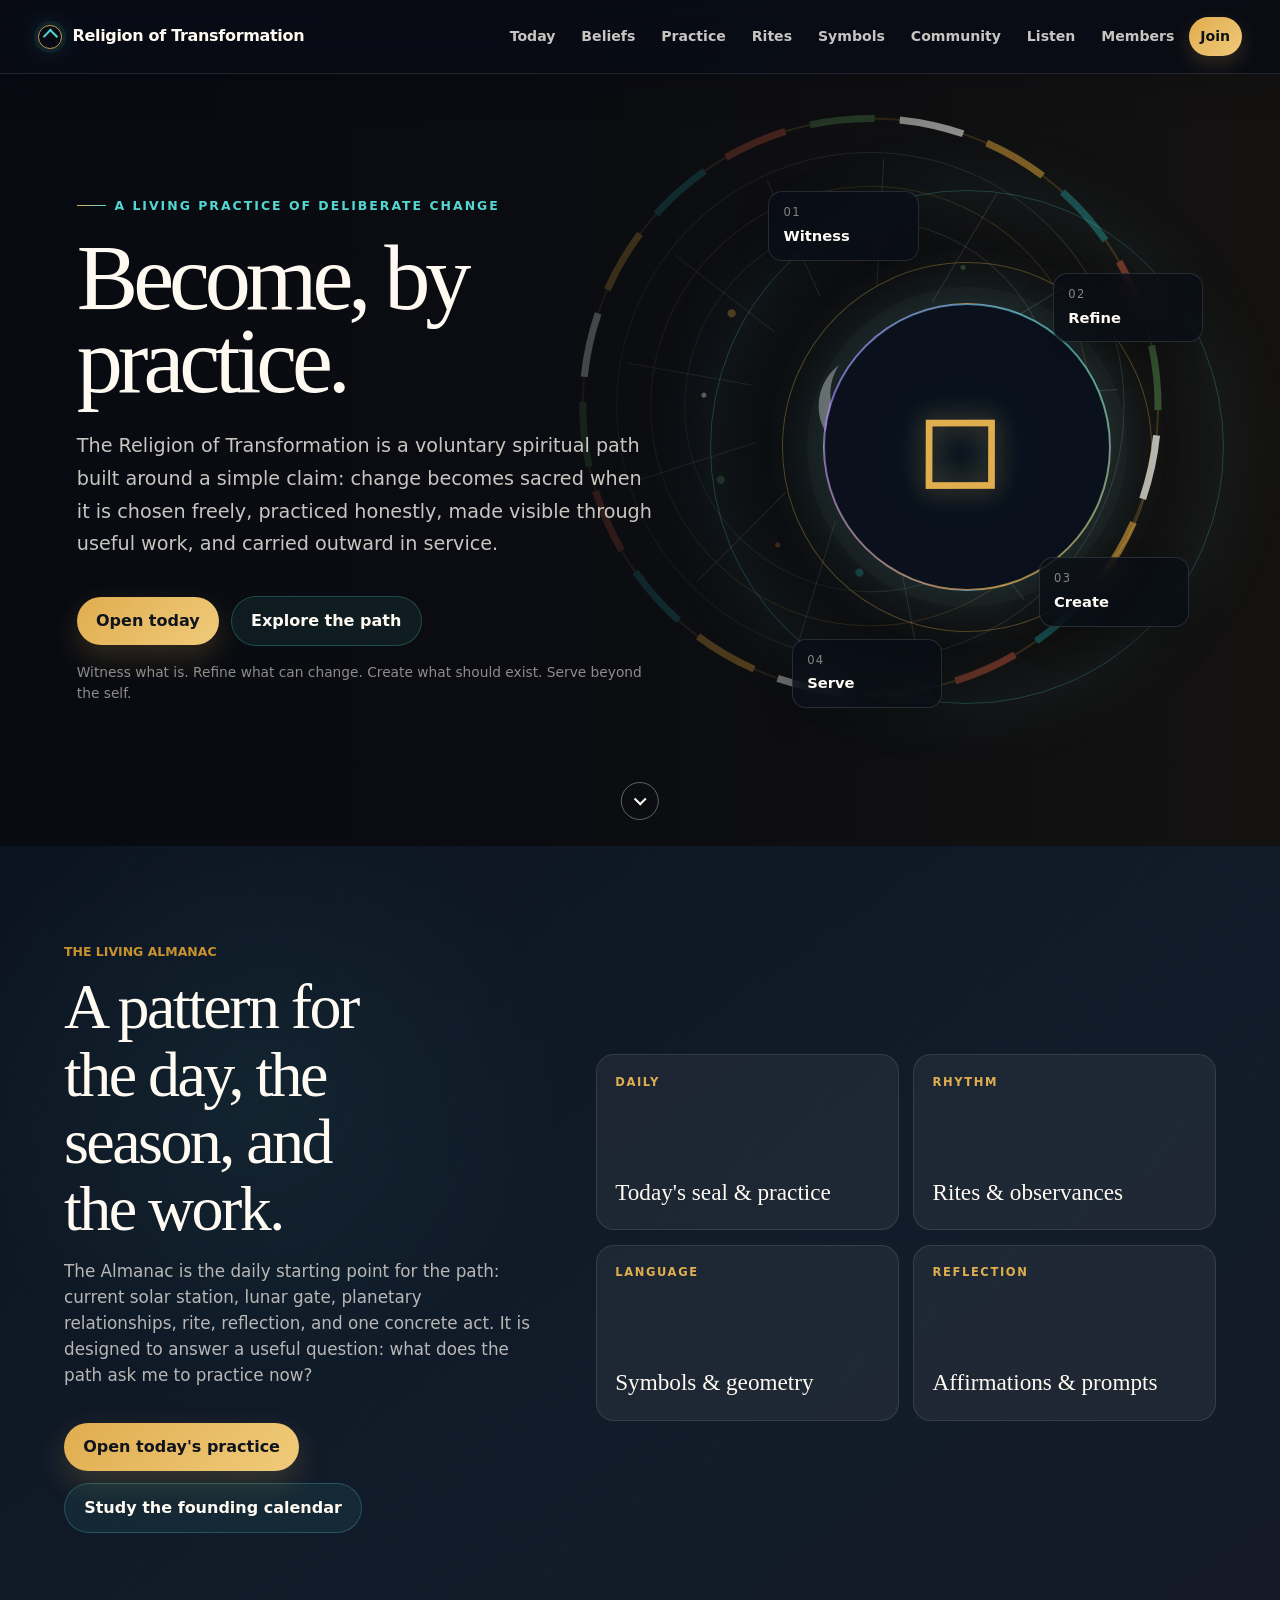
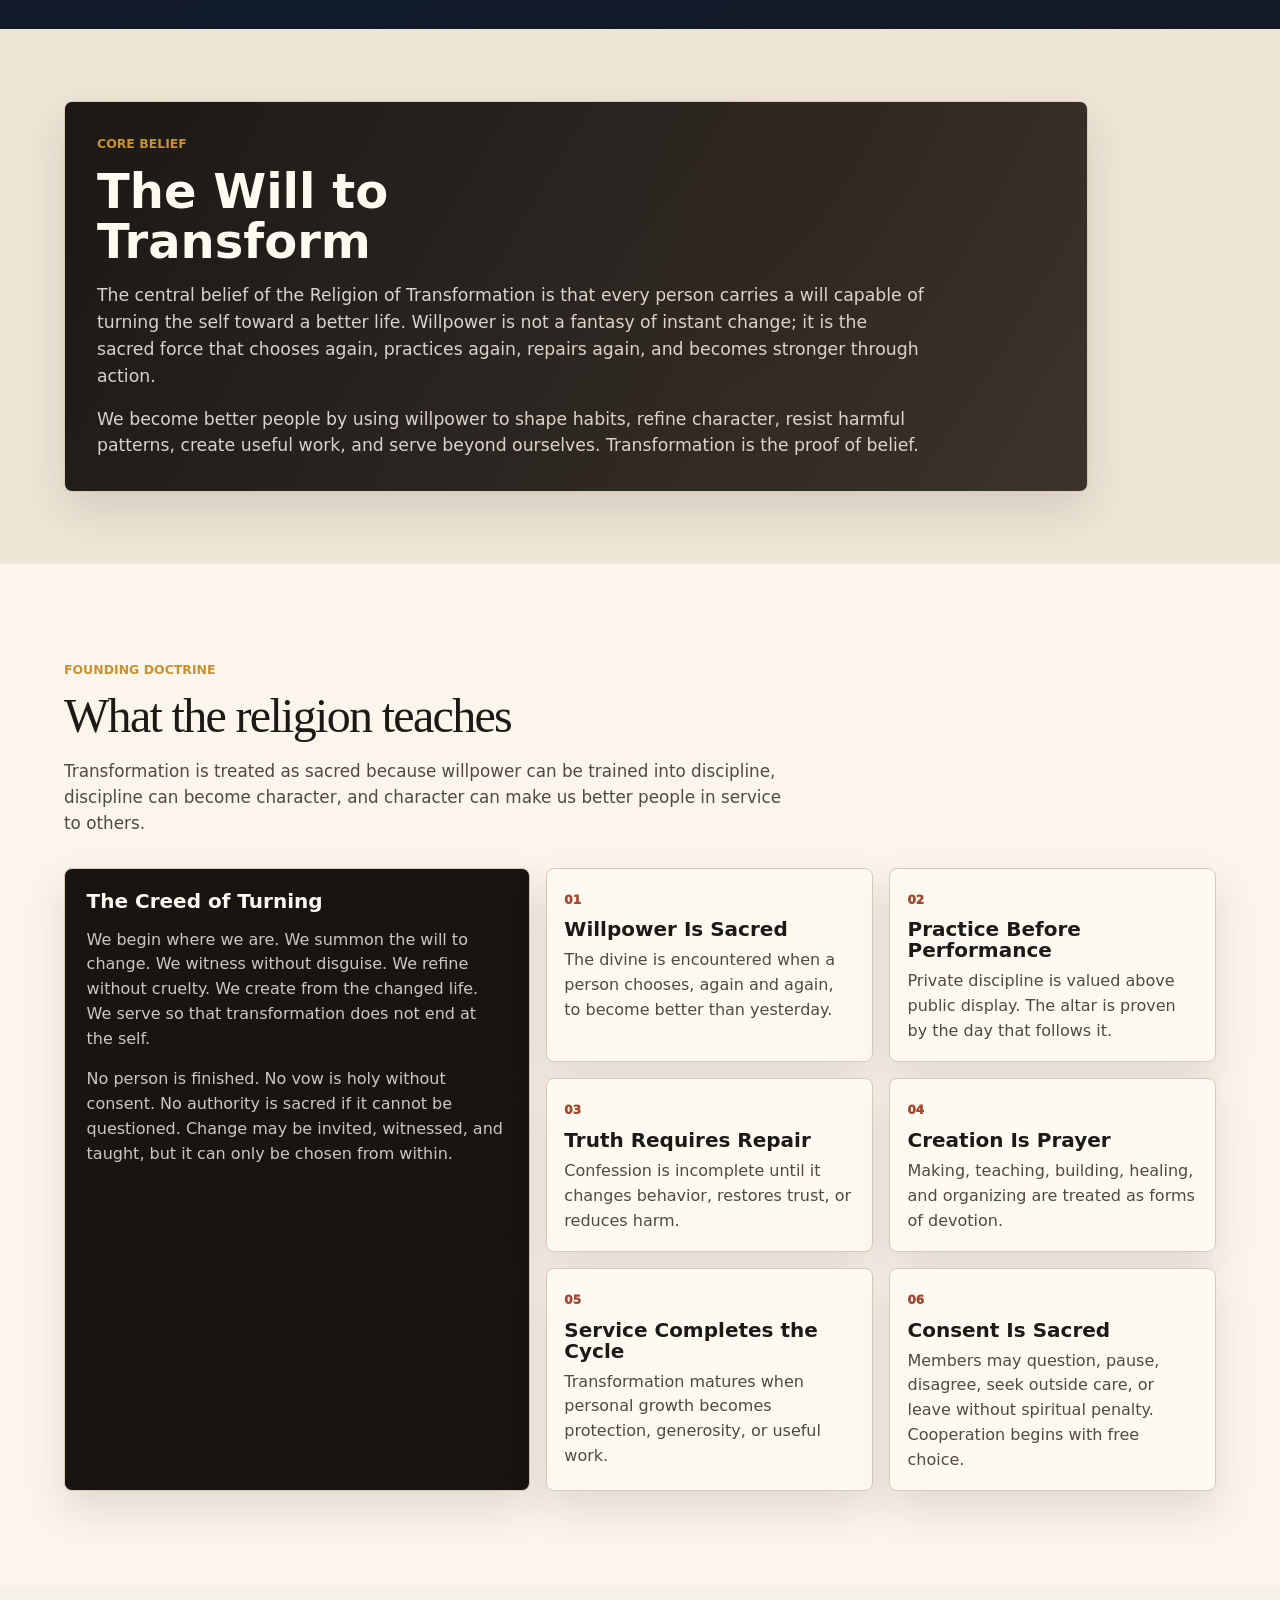
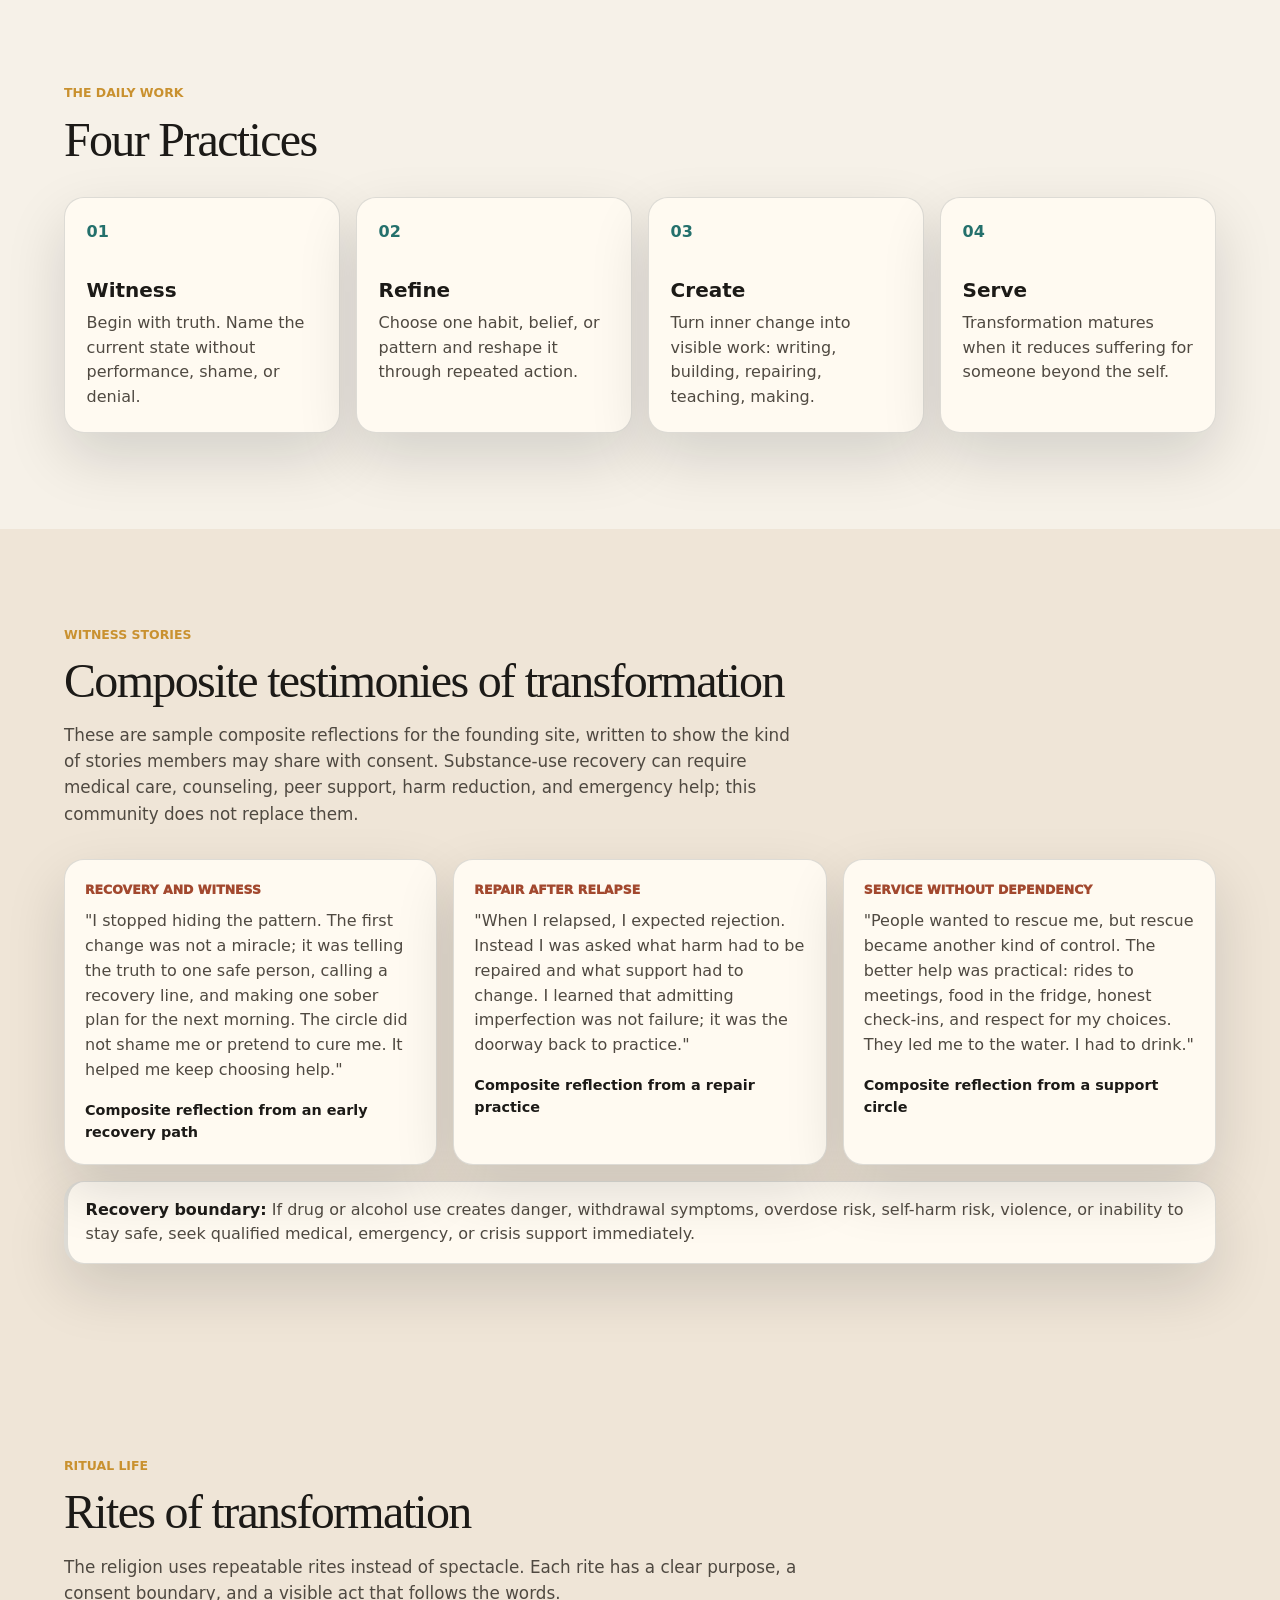
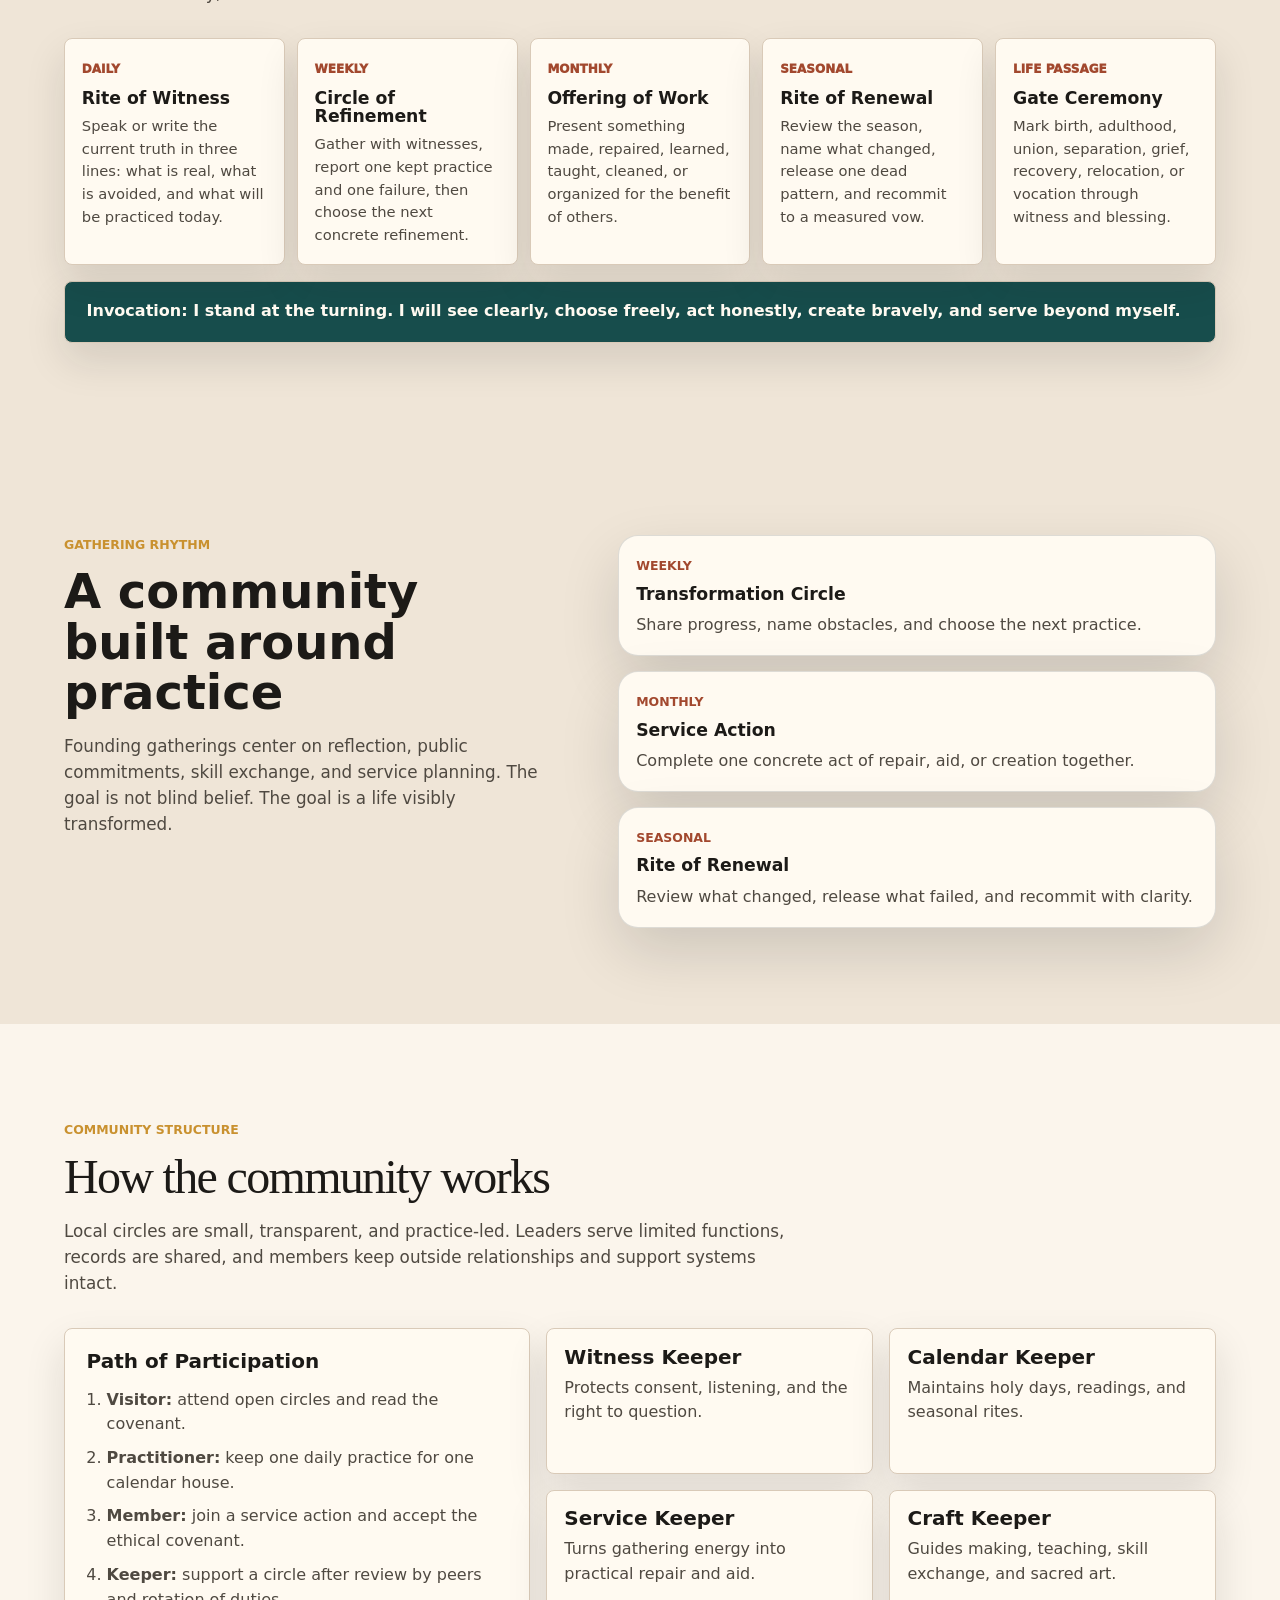
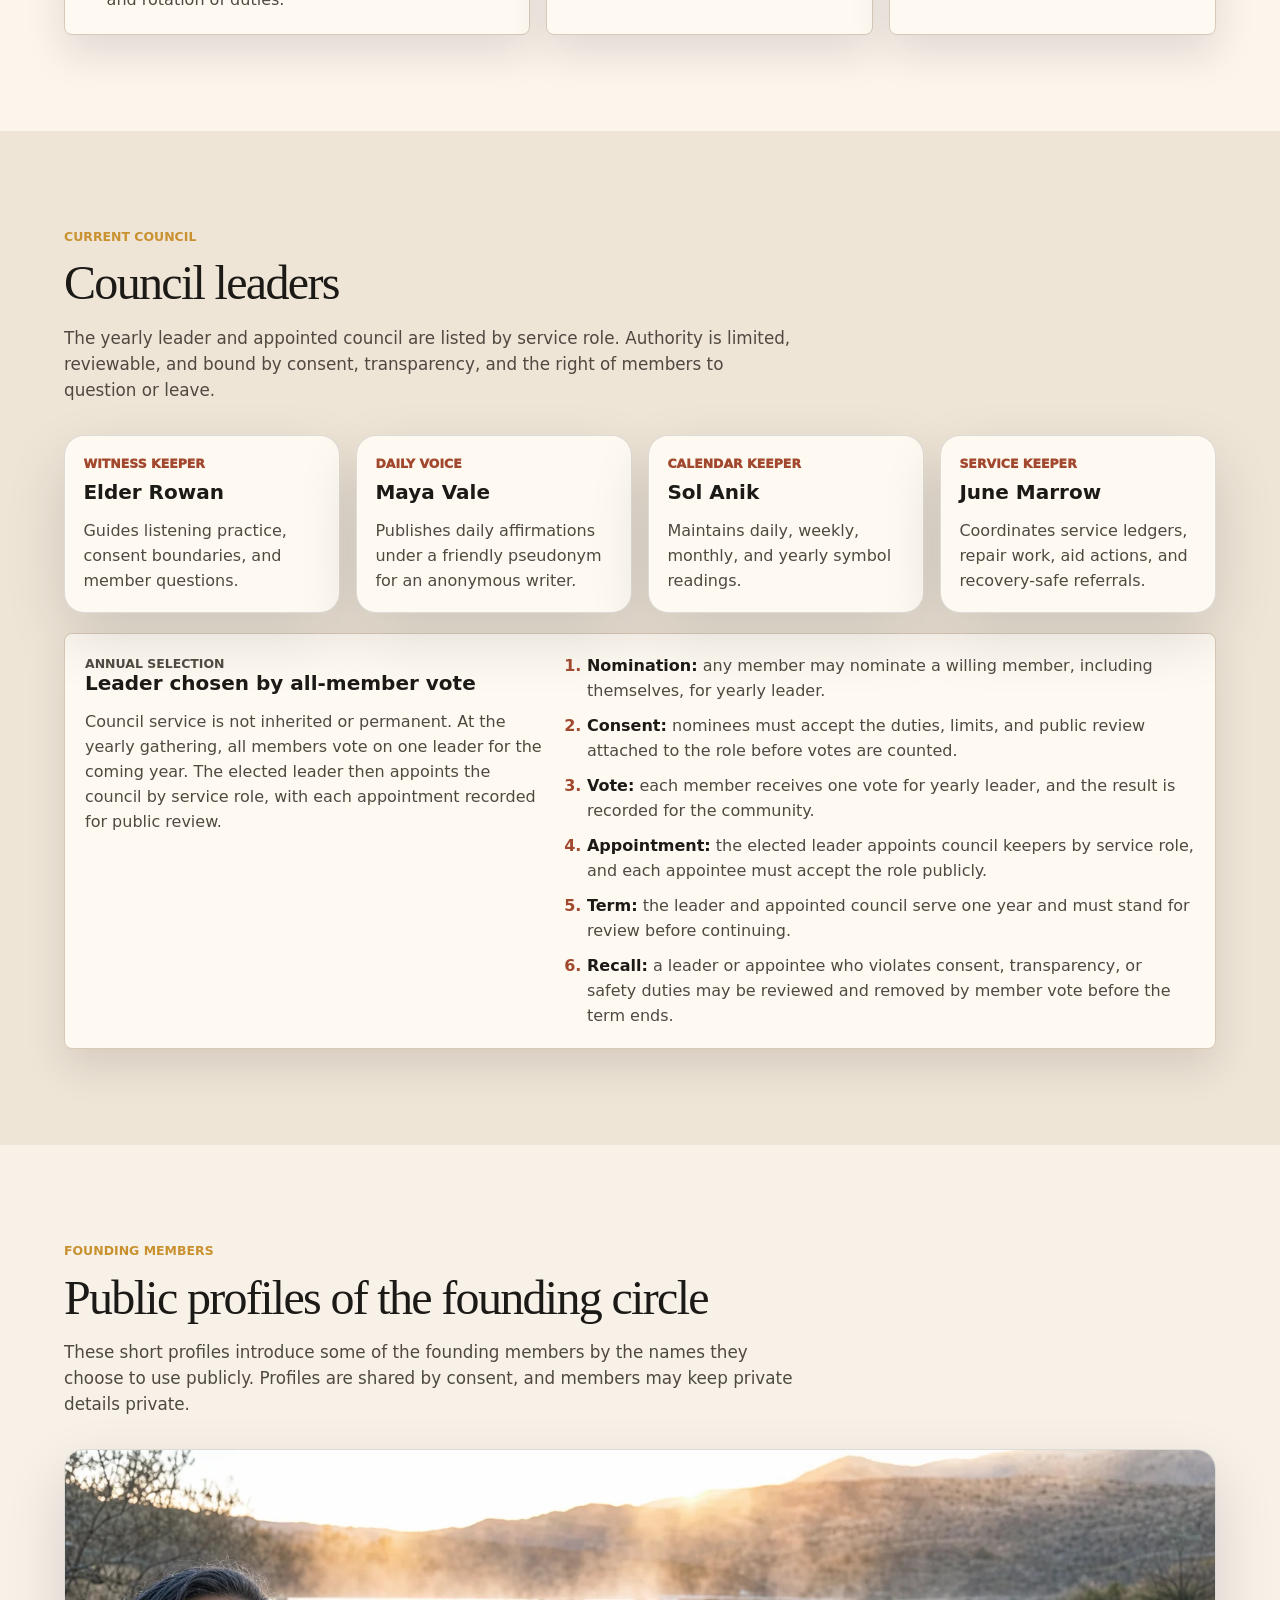
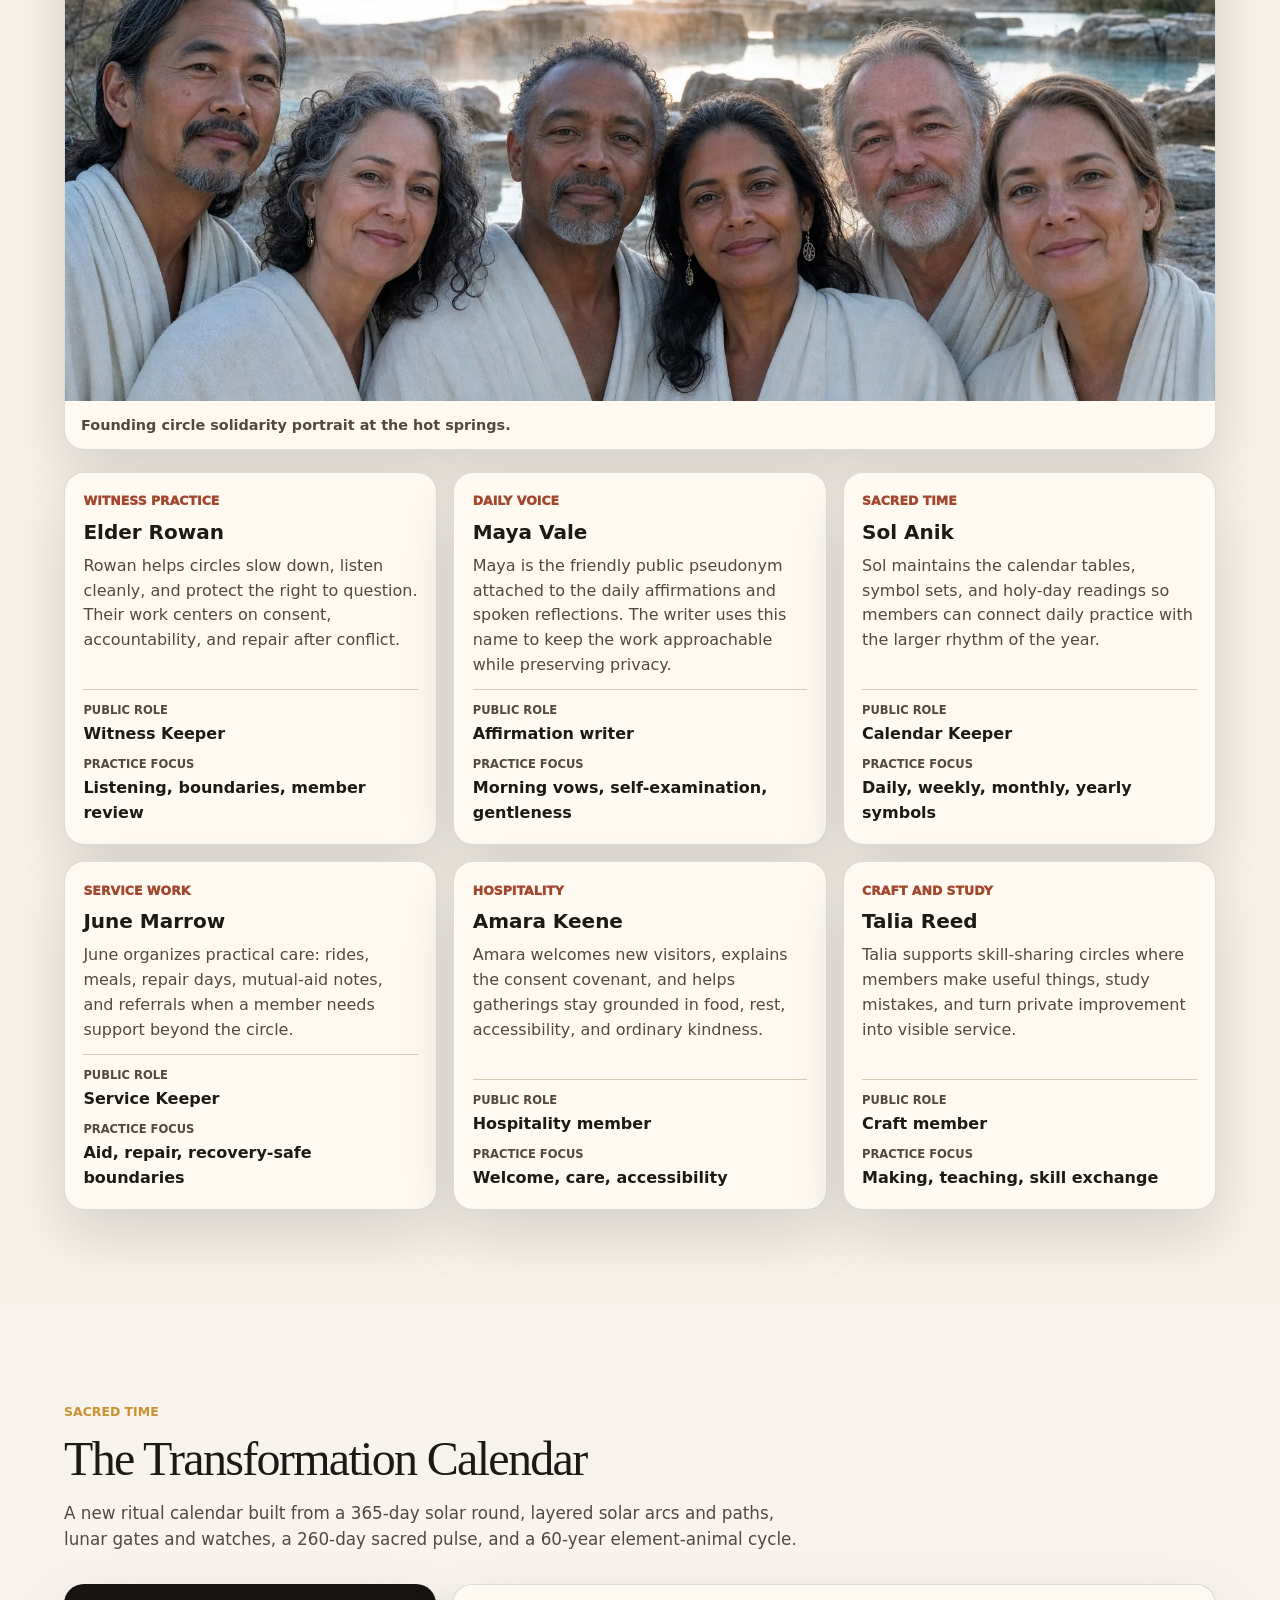
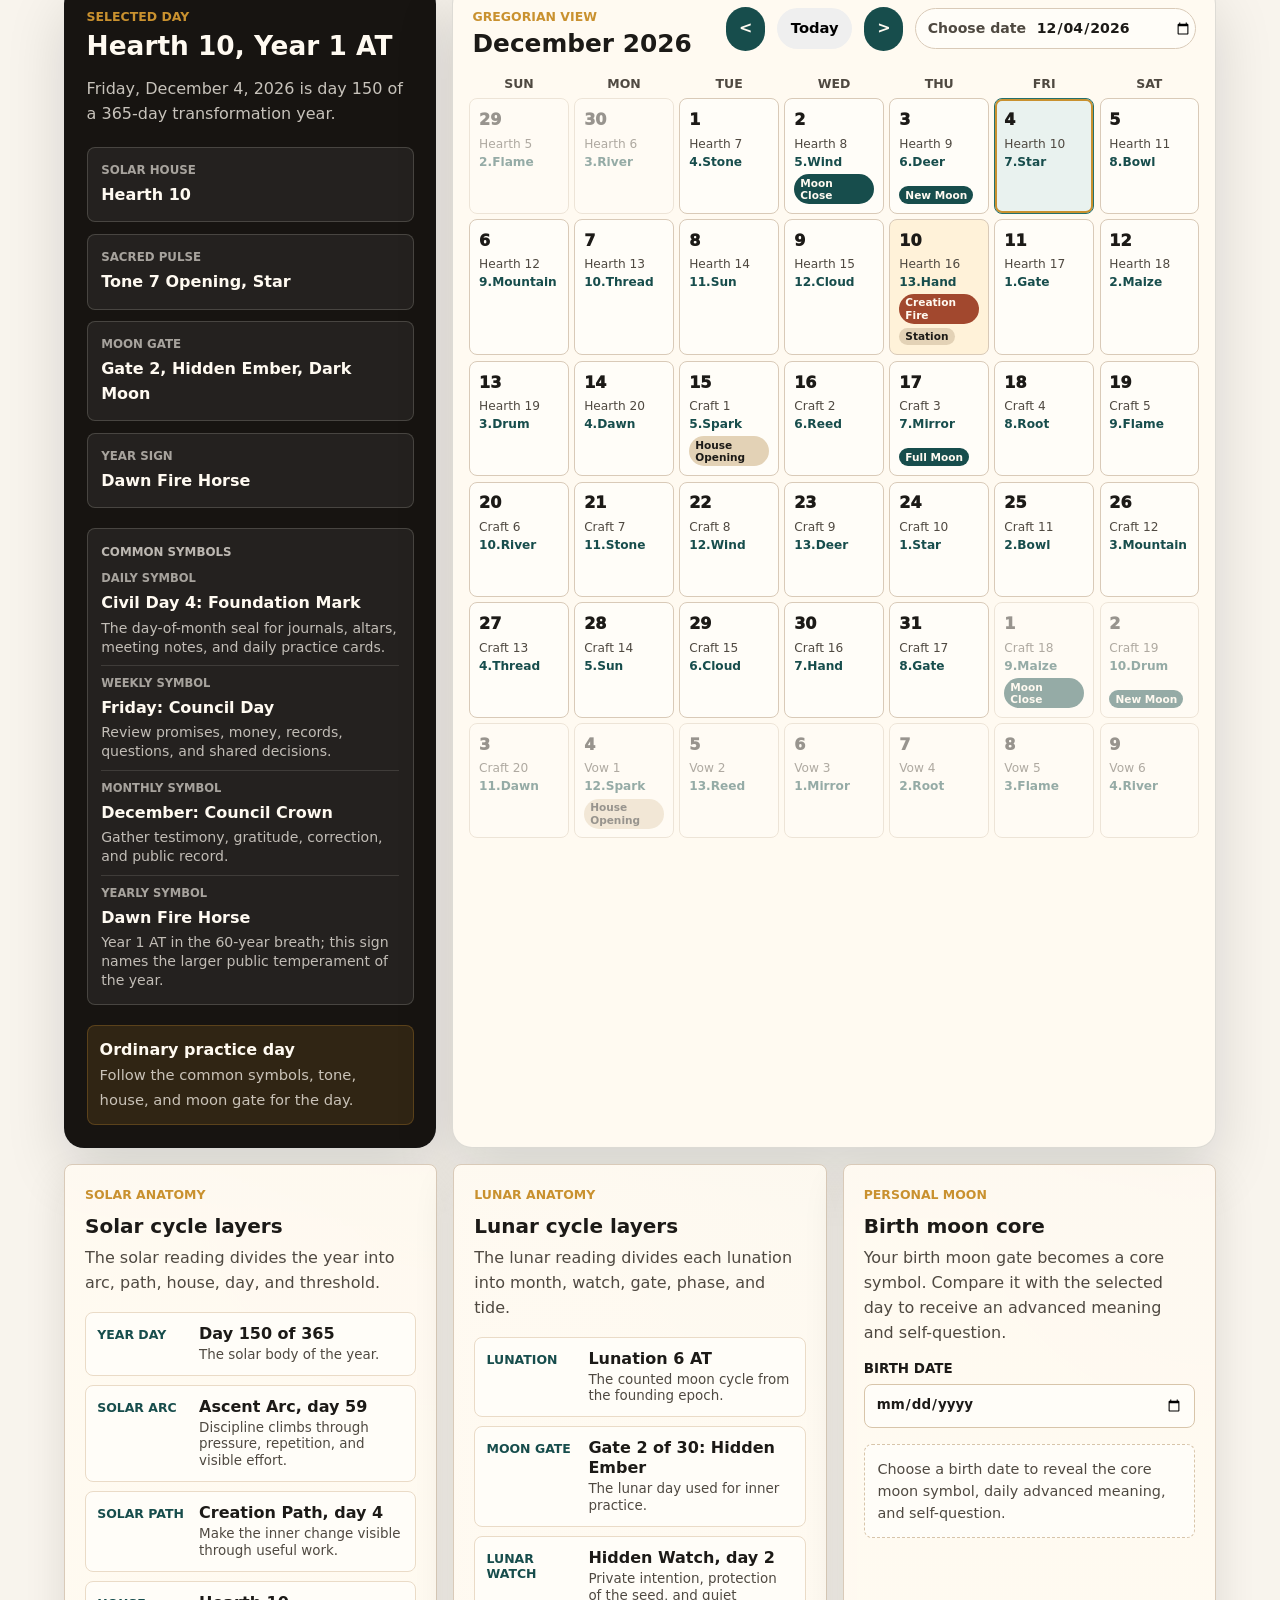
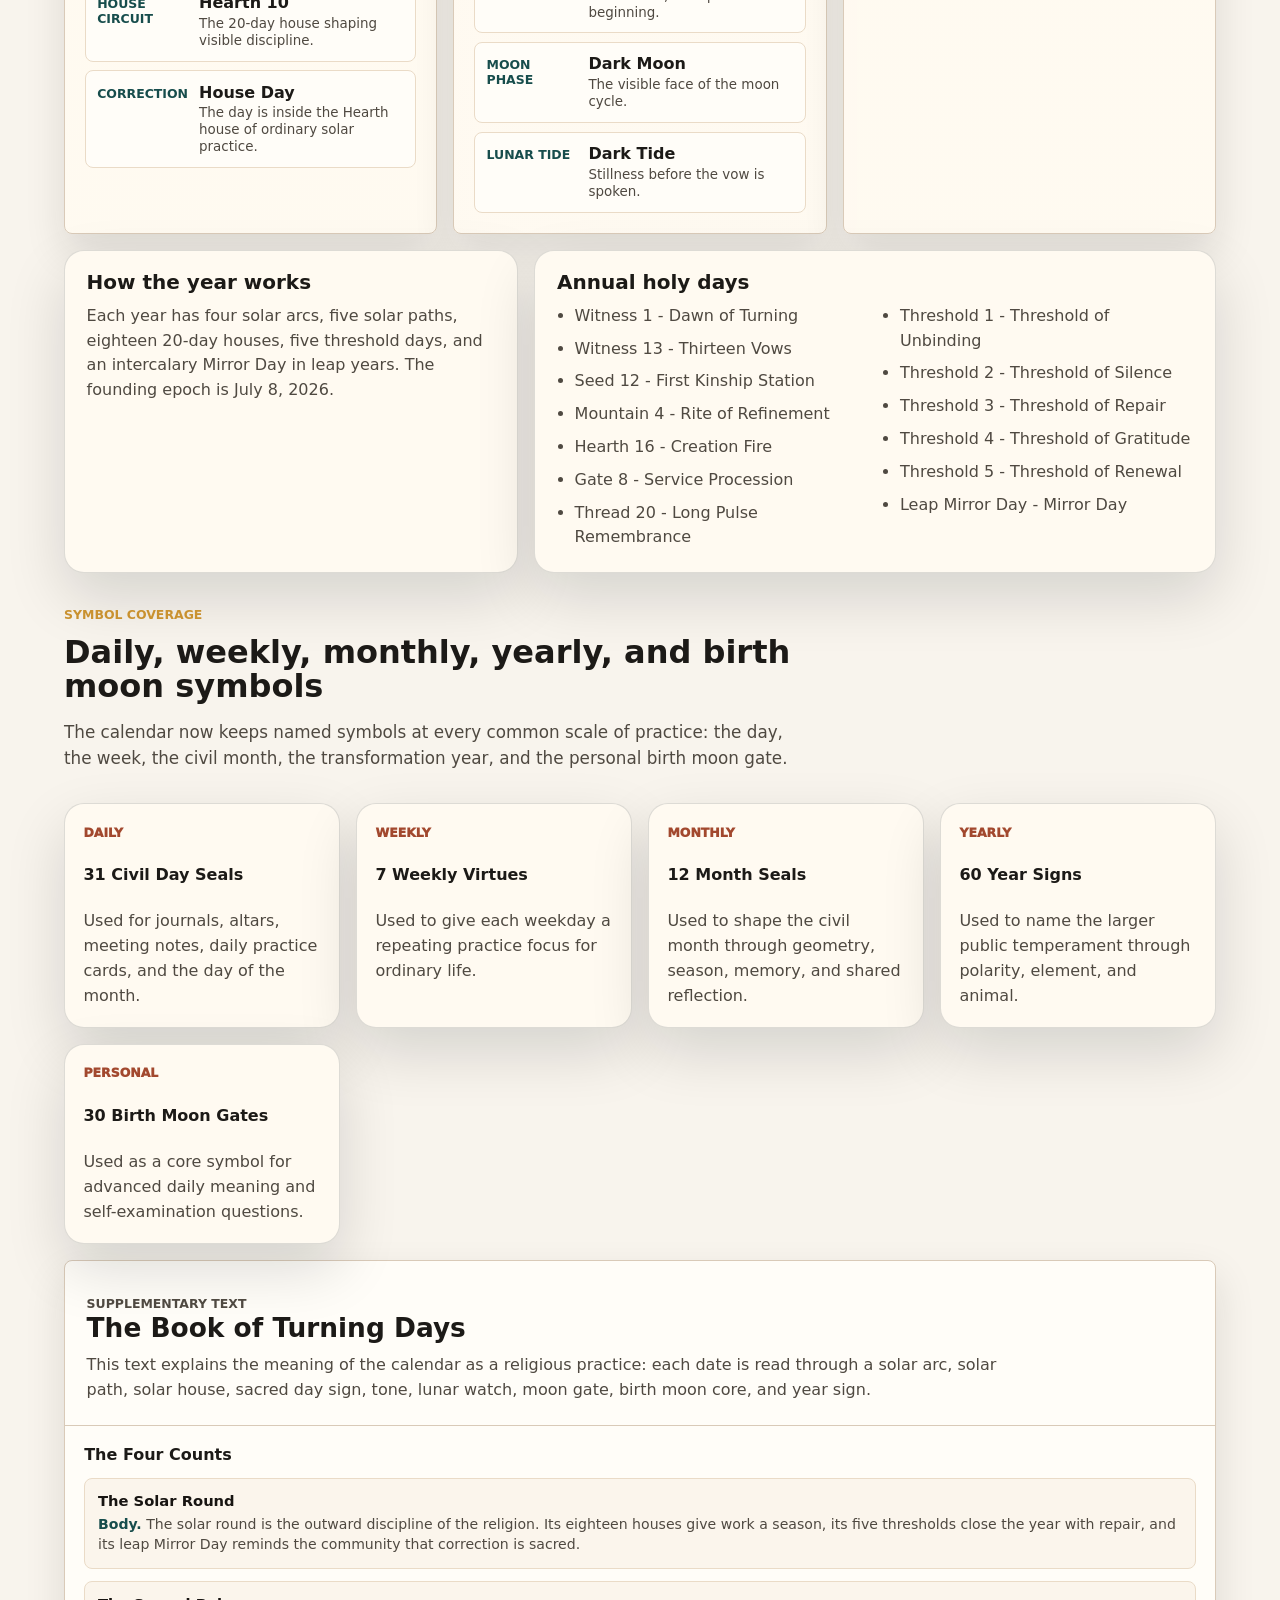
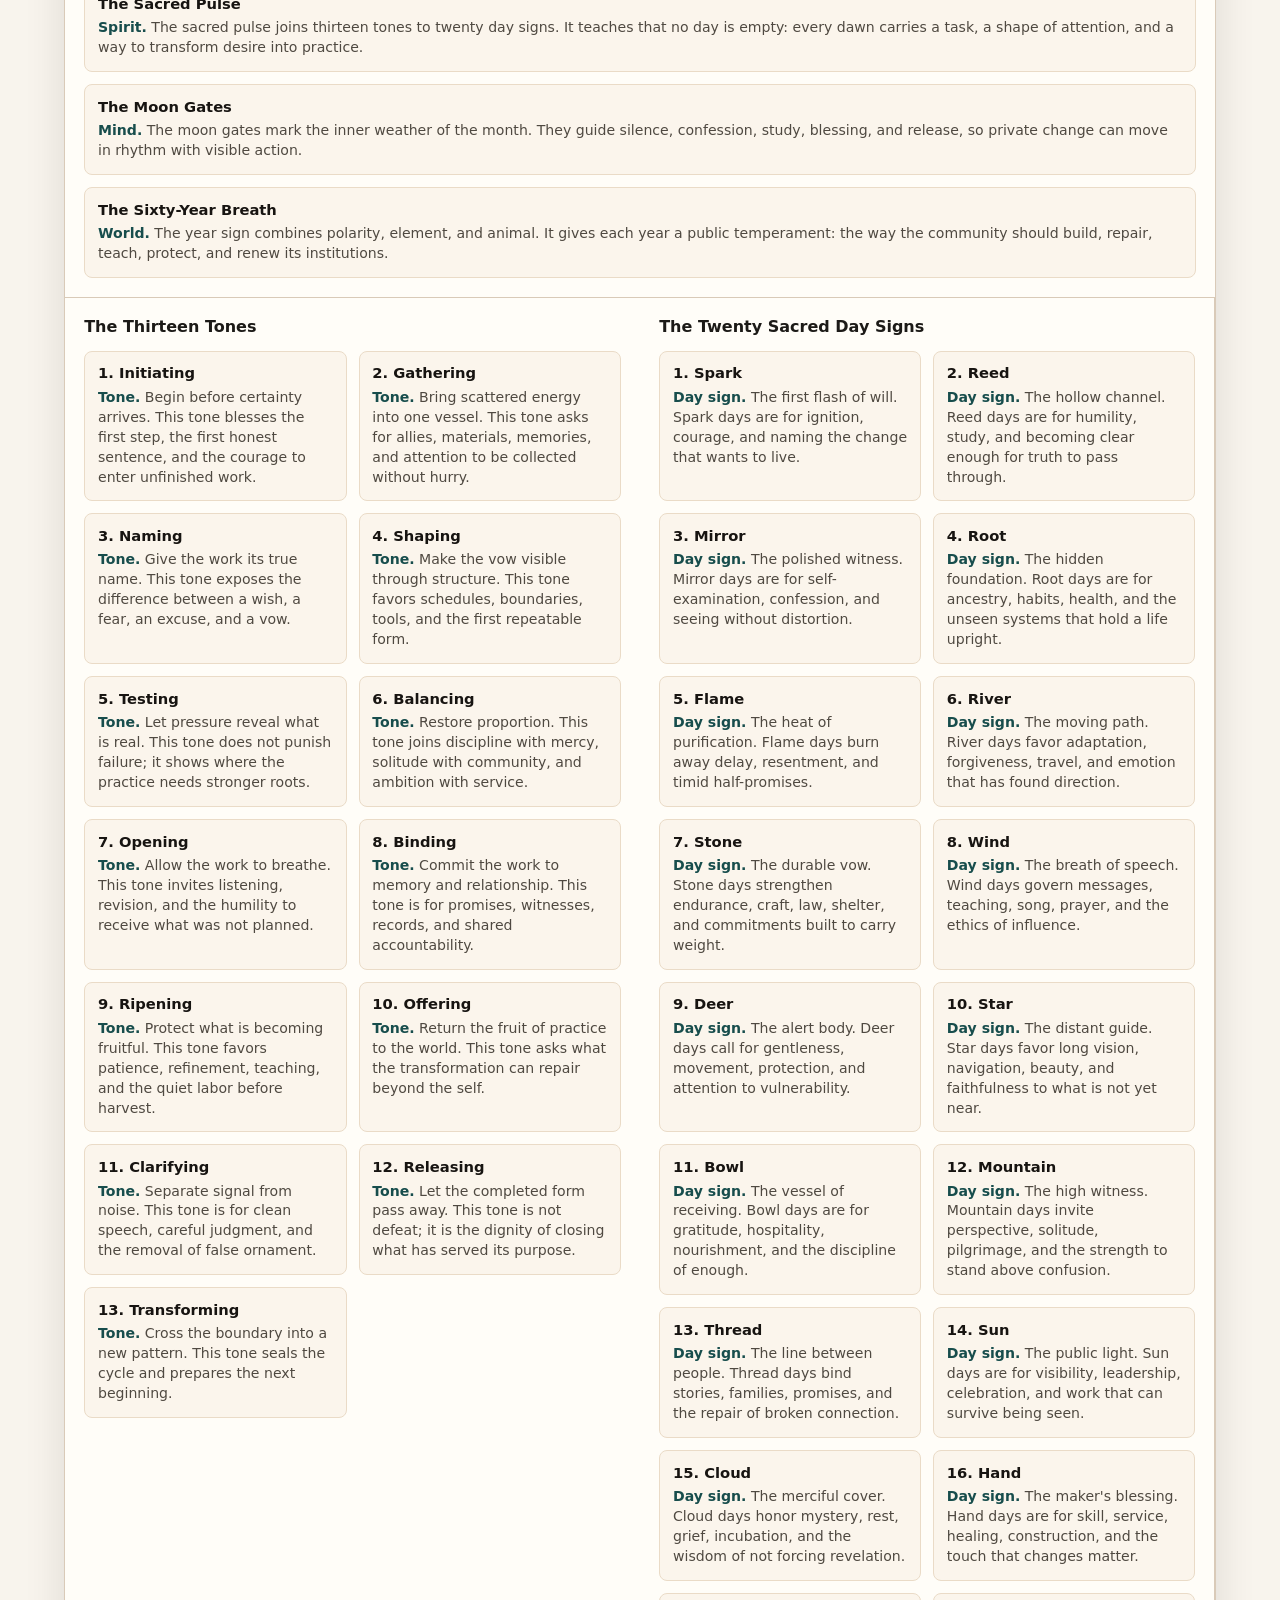
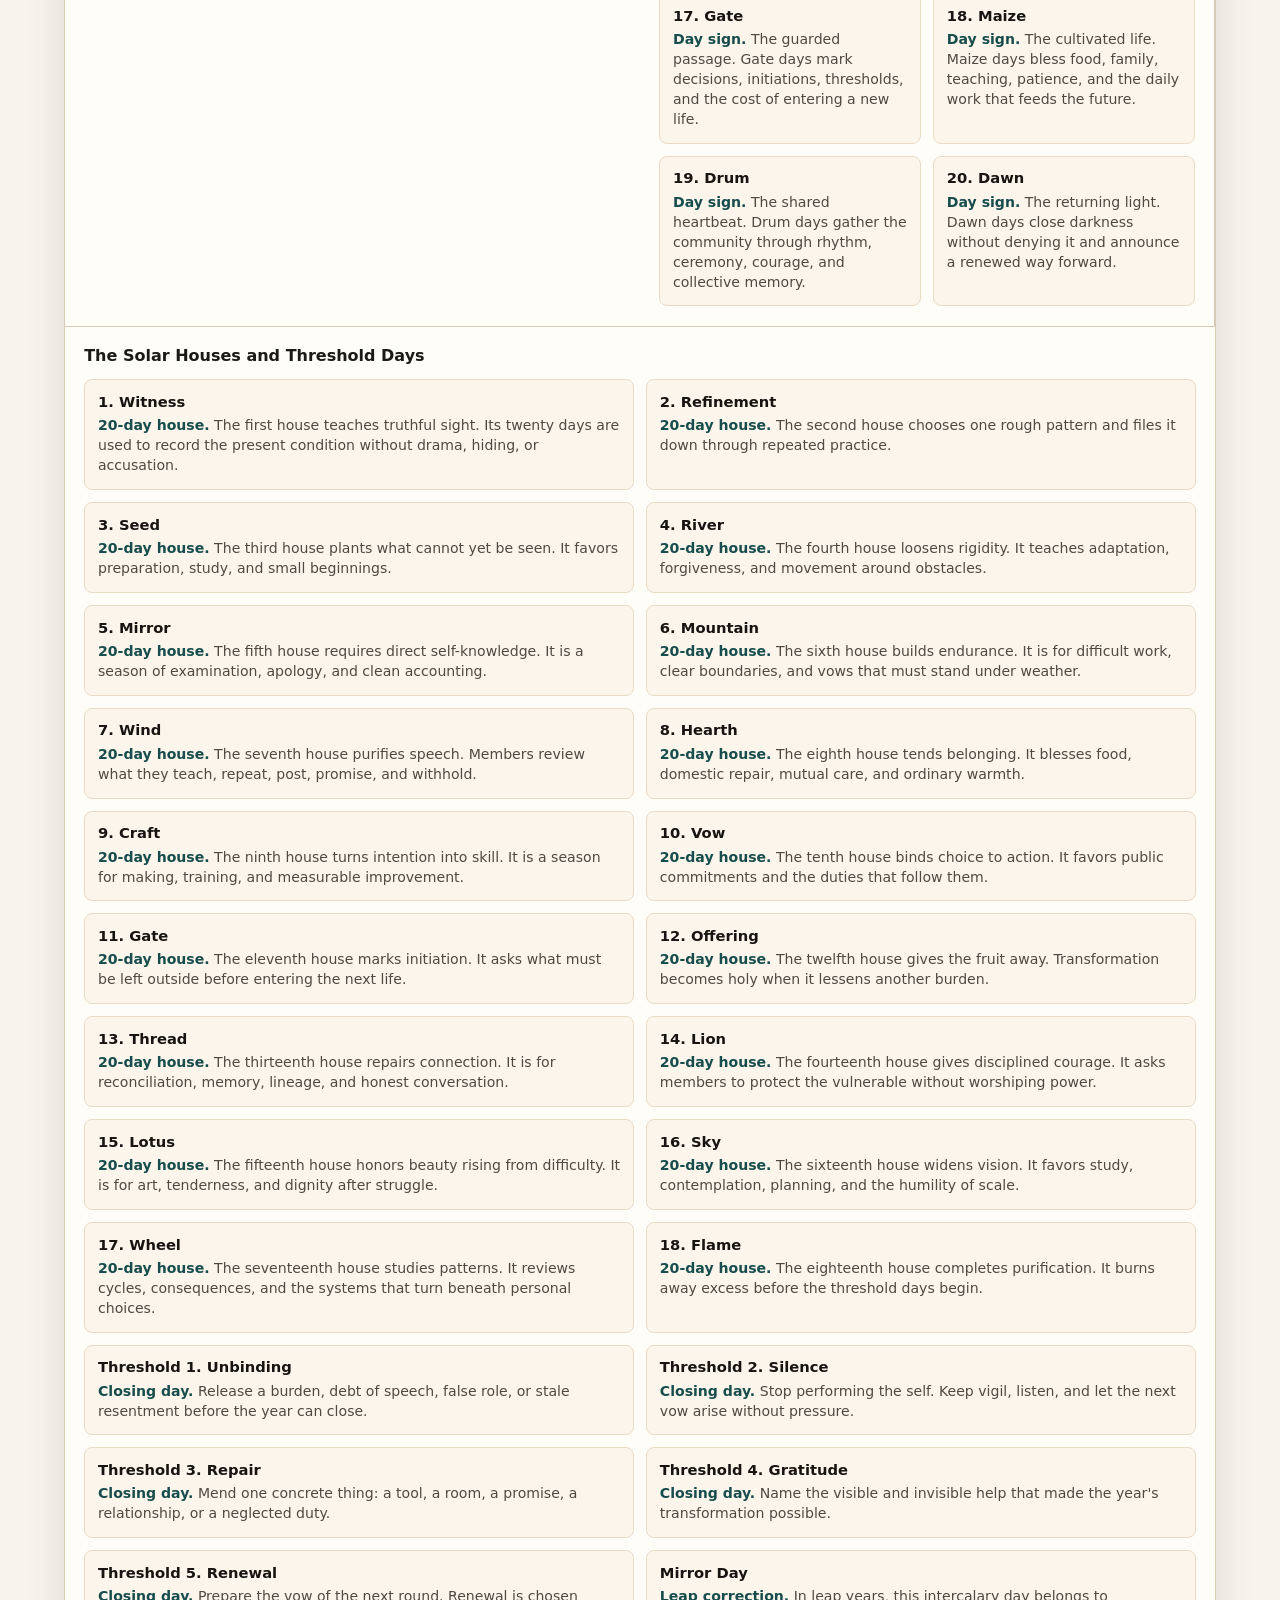
<file: index.html>
<!doctype html>
<html lang="en">
<head>
  <meta charset="utf-8">
  <meta name="viewport" content="width=device-width, initial-scale=1">
  <title>Religion of Transformation</title>
  <meta name="description" content="A voluntary spiritual community built on the belief that willpower, discipline, and service can transform us into better people.">
  <link rel="stylesheet" href="styles.css">
  <link rel="stylesheet" href="supplement.css">
  <link rel="stylesheet" href="geometry.css">
  <link rel="stylesheet" href="complete.css">
  <link rel="stylesheet" href="willpower.css">
  <link rel="stylesheet" href="calendar-cycles.css">
  <link rel="stylesheet" href="responsive.css">
  <link rel="stylesheet" href="experience.css">
</head>
<body>
  <header class="topbar" aria-label="Site header">
    <a class="brand" href="#home" aria-label="Religion of Transformation home">
      <span class="brand-mark" aria-hidden="true"></span>
      <span>Religion of Transformation</span>
    </a>
    <button class="menu-toggle" type="button" aria-controls="primary-nav" aria-expanded="false">
      <span class="menu-bars" aria-hidden="true"><span></span><span></span><span></span></span>
      <span class="menu-text">Menu</span>
    </button>
    <nav class="nav" id="primary-nav" aria-label="Primary navigation">
      <a href="index.html#beliefs">Beliefs</a>
      <a href="index.html#practice">Practice</a>
      <a href="index.html#rites">Rites</a>
      <a href="almanac.html">Almanac</a>
      <a href="symbols.html">Symbols</a>
      <a href="index.html#community">Community</a>
      <a href="podcast.html">Listen</a>
      <a href="login.html">Members</a>
      <a class="nav-join" href="index.html#join">Join</a>
    </nav>
  </header>

  <main id="home">
    <section class="hero" aria-labelledby="hero-title">
      <canvas id="transformation-canvas" aria-hidden="true"></canvas>
      <div class="hero-layout">
        <div class="hero-content">
          <p class="eyebrow">A living practice of deliberate change</p>
          <h1 id="hero-title">Become, by practice.</h1>
          <p class="hero-copy">
            The Religion of Transformation is a voluntary spiritual path built around a simple claim:
            change becomes sacred when it is chosen freely, practiced honestly, made visible through useful work,
            and carried outward in service.
          </p>
          <div class="hero-actions">
            <a class="button primary" href="almanac.html">Open today</a>
            <a class="button secondary" href="#practice">Explore the path</a>
          </div>
          <p class="hero-note">Witness what is. Refine what can change. Create what should exist. Serve beyond the self.</p>
        </div>

        <div class="hero-symbol" aria-label="The four-part transformation cycle: Witness, Refine, Create, Serve">
          <div class="transformation-sigil" aria-hidden="true"></div>
          <div class="orbit-label witness"><span>01</span><strong>Witness</strong></div>
          <div class="orbit-label refine"><span>02</span><strong>Refine</strong></div>
          <div class="orbit-label create"><span>03</span><strong>Create</strong></div>
          <div class="orbit-label serve"><span>04</span><strong>Serve</strong></div>
        </div>
      </div>
      <a class="scroll-cue" href="#almanac-preview" aria-label="Explore the almanac">
        <span></span>
      </a>
    </section>


    <section id="almanac-preview" class="section almanac-intro" aria-labelledby="almanac-preview-title">
      <div class="almanac-shell">
        <div class="almanac-copy">
          <p class="eyebrow">The living almanac</p>
          <h2 id="almanac-preview-title">A pattern for the day, the season, and the work.</h2>
          <p class="section-copy">
            The Almanac is the daily starting point for the path: current solar station, lunar gate, planetary relationships, rite, reflection, and one concrete act. It is designed to answer a useful question: what does the path ask me to practice now?
          </p>
          <div class="hero-actions">
            <a class="button primary" href="almanac.html">Open today's practice</a>
            <a class="button secondary" href="#calendar">Study the founding calendar</a>
          </div>
        </div>

        <div class="almanac-grid" aria-label="Almanac guide">
          <a class="almanac-card" href="almanac.html">
            <span>Daily</span>
            <strong>Today's seal &amp; practice</strong>
          </a>
          <a class="almanac-card" href="#rites">
            <span>Rhythm</span>
            <strong>Rites &amp; observances</strong>
          </a>
          <a class="almanac-card" href="symbols.html">
            <span>Language</span>
            <strong>Symbols &amp; geometry</strong>
          </a>
          <a class="almanac-card" href="affirmations.html">
            <span>Reflection</span>
            <strong>Affirmations &amp; prompts</strong>
          </a>
        </div>
      </div>
    </section>

    <section class="section willpower-section" aria-labelledby="willpower-title">
      <div class="willpower-panel">
        <p class="eyebrow">Core belief</p>
        <h2 id="willpower-title">The Will to Transform</h2>
        <p>
          The central belief of the Religion of Transformation is that every person carries a will capable
          of turning the self toward a better life. Willpower is not a fantasy of instant change; it is the
          sacred force that chooses again, practices again, repairs again, and becomes stronger through action.
        </p>
        <p>
          We become better people by using willpower to shape habits, refine character, resist harmful patterns,
          create useful work, and serve beyond ourselves. Transformation is the proof of belief.
        </p>
      </div>
    </section>

    <section id="beliefs" class="section beliefs-section" aria-labelledby="beliefs-title">
      <div class="section-heading">
        <p class="eyebrow">Founding doctrine</p>
        <h2 id="beliefs-title">What the religion teaches</h2>
        <p class="section-copy">
          Transformation is treated as sacred because willpower can be trained into discipline,
          discipline can become character, and character can make us better people in service to others.
        </p>
      </div>

      <div class="belief-layout">
        <article class="creed-panel">
          <h3>The Creed of Turning</h3>
          <p>
            We begin where we are. We summon the will to change. We witness without disguise.
            We refine without cruelty. We create from the changed life. We serve so that transformation does not end at the self.
          </p>
          <p>
            No person is finished. No vow is holy without consent. No authority is sacred if it cannot be questioned.
            Change may be invited, witnessed, and taught, but it can only be chosen from within.
          </p>
        </article>

        <div class="belief-grid" aria-label="Core teachings">
          <article>
            <span>01</span>
            <h3>Willpower Is Sacred</h3>
            <p>The divine is encountered when a person chooses, again and again, to become better than yesterday.</p>
          </article>
          <article>
            <span>02</span>
            <h3>Practice Before Performance</h3>
            <p>Private discipline is valued above public display. The altar is proven by the day that follows it.</p>
          </article>
          <article>
            <span>03</span>
            <h3>Truth Requires Repair</h3>
            <p>Confession is incomplete until it changes behavior, restores trust, or reduces harm.</p>
          </article>
          <article>
            <span>04</span>
            <h3>Creation Is Prayer</h3>
            <p>Making, teaching, building, healing, and organizing are treated as forms of devotion.</p>
          </article>
          <article>
            <span>05</span>
            <h3>Service Completes the Cycle</h3>
            <p>Transformation matures when personal growth becomes protection, generosity, or useful work.</p>
          </article>
          <article>
            <span>06</span>
            <h3>Consent Is Sacred</h3>
            <p>Members may question, pause, disagree, seek outside care, or leave without spiritual penalty. Cooperation begins with free choice.</p>
          </article>
        </div>
      </div>
    </section>

    <section id="practice" class="section practice-section" aria-labelledby="practice-title">
      <div class="section-heading">
        <p class="eyebrow">The daily work</p>
        <h2 id="practice-title">Four Practices</h2>
      </div>
      <div class="practice-grid">
        <article class="practice-card">
          <span class="card-index">01</span>
          <h3>Witness</h3>
          <p>Begin with truth. Name the current state without performance, shame, or denial.</p>
        </article>
        <article class="practice-card">
          <span class="card-index">02</span>
          <h3>Refine</h3>
          <p>Choose one habit, belief, or pattern and reshape it through repeated action.</p>
        </article>
        <article class="practice-card">
          <span class="card-index">03</span>
          <h3>Create</h3>
          <p>Turn inner change into visible work: writing, building, repairing, teaching, making.</p>
        </article>
        <article class="practice-card">
          <span class="card-index">04</span>
          <h3>Serve</h3>
          <p>Transformation matures when it reduces suffering for someone beyond the self.</p>
        </article>
      </div>
    </section>

    <section id="testimonials" class="section testimonials-section" aria-labelledby="testimonials-title">
      <div class="section-heading">
        <p class="eyebrow">Witness stories</p>
        <h2 id="testimonials-title">Composite testimonies of transformation</h2>
        <p class="section-copy">
          These are sample composite reflections for the founding site, written to show the kind of
          stories members may share with consent. Substance-use recovery can require medical care,
          counseling, peer support, harm reduction, and emergency help; this community does not replace them.
        </p>
      </div>

      <div class="testimonial-grid">
        <article class="testimonial-card">
          <span>Recovery and witness</span>
          <p>
            "I stopped hiding the pattern. The first change was not a miracle; it was telling the truth
            to one safe person, calling a recovery line, and making one sober plan for the next morning. The
            circle did not shame me or pretend to cure me. It helped me keep choosing help."
          </p>
          <strong>Composite reflection from an early recovery path</strong>
        </article>
        <article class="testimonial-card">
          <span>Repair after relapse</span>
          <p>
            "When I relapsed, I expected rejection. Instead I was asked what harm had to be repaired and
            what support had to change. I learned that admitting imperfection was not failure; it was the
            doorway back to practice."
          </p>
          <strong>Composite reflection from a repair practice</strong>
        </article>
        <article class="testimonial-card">
          <span>Service without dependency</span>
          <p>
            "People wanted to rescue me, but rescue became another kind of control. The better help was
            practical: rides to meetings, food in the fridge, honest check-ins, and respect for my choices.
            They led me to the water. I had to drink."
          </p>
          <strong>Composite reflection from a support circle</strong>
        </article>
      </div>

      <div class="recovery-note">
        <strong>Recovery boundary:</strong>
        If drug or alcohol use creates danger, withdrawal symptoms, overdose risk, self-harm risk, violence,
        or inability to stay safe, seek qualified medical, emergency, or crisis support immediately.
      </div>
    </section>

    <section id="rites" class="section rites-section" aria-labelledby="rites-title">
      <div class="section-heading">
        <p class="eyebrow">Ritual life</p>
        <h2 id="rites-title">Rites of transformation</h2>
        <p class="section-copy">
          The religion uses repeatable rites instead of spectacle. Each rite has a clear purpose,
          a consent boundary, and a visible act that follows the words.
        </p>
      </div>

      <div class="rite-timeline">
        <article>
          <span>Daily</span>
          <h3>Rite of Witness</h3>
          <p>Speak or write the current truth in three lines: what is real, what is avoided, and what will be practiced today.</p>
        </article>
        <article>
          <span>Weekly</span>
          <h3>Circle of Refinement</h3>
          <p>Gather with witnesses, report one kept practice and one failure, then choose the next concrete refinement.</p>
        </article>
        <article>
          <span>Monthly</span>
          <h3>Offering of Work</h3>
          <p>Present something made, repaired, learned, taught, cleaned, or organized for the benefit of others.</p>
        </article>
        <article>
          <span>Seasonal</span>
          <h3>Rite of Renewal</h3>
          <p>Review the season, name what changed, release one dead pattern, and recommit to a measured vow.</p>
        </article>
        <article>
          <span>Life Passage</span>
          <h3>Gate Ceremony</h3>
          <p>Mark birth, adulthood, union, separation, grief, recovery, relocation, or vocation through witness and blessing.</p>
        </article>
      </div>

      <div class="liturgy-strip" aria-label="Core liturgy">
        <p>Invocation: I stand at the turning. I will see clearly, choose freely, act honestly, create bravely, and serve beyond myself.</p>
      </div>
    </section>

    <section id="gather" class="section split-section" aria-labelledby="gather-title">
      <div>
        <p class="eyebrow">Gathering rhythm</p>
        <h2 id="gather-title">A community built around practice</h2>
        <p class="section-copy">
          Founding gatherings center on reflection, public commitments, skill exchange, and
          service planning. The goal is not blind belief. The goal is a life visibly transformed.
        </p>
      </div>
      <div class="schedule" aria-label="Gathering schedule">
        <div class="schedule-row">
          <span>Weekly</span>
          <strong>Transformation Circle</strong>
          <p>Share progress, name obstacles, and choose the next practice.</p>
        </div>
        <div class="schedule-row">
          <span>Monthly</span>
          <strong>Service Action</strong>
          <p>Complete one concrete act of repair, aid, or creation together.</p>
        </div>
        <div class="schedule-row">
          <span>Seasonal</span>
          <strong>Rite of Renewal</strong>
          <p>Review what changed, release what failed, and recommit with clarity.</p>
        </div>
      </div>
    </section>

    <section id="community" class="section community-section" aria-labelledby="community-title">
      <div class="section-heading">
        <p class="eyebrow">Community structure</p>
        <h2 id="community-title">How the community works</h2>
        <p class="section-copy">
          Local circles are small, transparent, and practice-led. Leaders serve limited functions,
          records are shared, and members keep outside relationships and support systems intact.
        </p>
      </div>

      <div class="community-layout">
        <div class="path-panel">
          <h3>Path of Participation</h3>
          <ol>
            <li><strong>Visitor:</strong> attend open circles and read the covenant.</li>
            <li><strong>Practitioner:</strong> keep one daily practice for one calendar house.</li>
            <li><strong>Member:</strong> join a service action and accept the ethical covenant.</li>
            <li><strong>Keeper:</strong> support a circle after review by peers and rotation of duties.</li>
          </ol>
        </div>
        <div class="role-grid">
          <article>
            <h3>Witness Keeper</h3>
            <p>Protects consent, listening, and the right to question.</p>
          </article>
          <article>
            <h3>Calendar Keeper</h3>
            <p>Maintains holy days, readings, and seasonal rites.</p>
          </article>
          <article>
            <h3>Service Keeper</h3>
            <p>Turns gathering energy into practical repair and aid.</p>
          </article>
          <article>
            <h3>Craft Keeper</h3>
            <p>Guides making, teaching, skill exchange, and sacred art.</p>
          </article>
        </div>
      </div>
    </section>

    <section id="council" class="section council-section" aria-labelledby="council-title">
      <div class="section-heading">
        <p class="eyebrow">Current council</p>
        <h2 id="council-title">Council leaders</h2>
        <p class="section-copy">
          The yearly leader and appointed council are listed by service role. Authority is limited, reviewable,
          and bound by consent, transparency, and the right of members to question or leave.
        </p>
      </div>

      <div class="council-grid">
        <article>
          <span>Witness Keeper</span>
          <h3>Elder Rowan</h3>
          <p>Guides listening practice, consent boundaries, and member questions.</p>
        </article>
        <article>
          <span>Daily Voice</span>
          <h3>Maya Vale</h3>
          <p>Publishes daily affirmations under a friendly pseudonym for an anonymous writer.</p>
        </article>
        <article>
          <span>Calendar Keeper</span>
          <h3>Sol Anik</h3>
          <p>Maintains daily, weekly, monthly, and yearly symbol readings.</p>
        </article>
        <article>
          <span>Service Keeper</span>
          <h3>June Marrow</h3>
          <p>Coordinates service ledgers, repair work, aid actions, and recovery-safe referrals.</p>
        </article>
      </div>

      <div class="council-election" aria-labelledby="council-selection-title">
        <div>
          <p class="eyebrow">Annual selection</p>
          <h3 id="council-selection-title">Leader chosen by all-member vote</h3>
          <p>
            Council service is not inherited or permanent. At the yearly gathering, all members
            vote on one leader for the coming year. The elected leader then appoints the council
            by service role, with each appointment recorded for public review.
          </p>
        </div>
        <ol class="council-election-list">
          <li><strong>Nomination:</strong> any member may nominate a willing member, including themselves, for yearly leader.</li>
          <li><strong>Consent:</strong> nominees must accept the duties, limits, and public review attached to the role before votes are counted.</li>
          <li><strong>Vote:</strong> each member receives one vote for yearly leader, and the result is recorded for the community.</li>
          <li><strong>Appointment:</strong> the elected leader appoints council keepers by service role, and each appointee must accept the role publicly.</li>
          <li><strong>Term:</strong> the leader and appointed council serve one year and must stand for review before continuing.</li>
          <li><strong>Recall:</strong> a leader or appointee who violates consent, transparency, or safety duties may be reviewed and removed by member vote before the term ends.</li>
        </ol>
      </div>
    </section>

    <section id="members" class="section member-section" aria-labelledby="members-title">
      <div class="section-heading">
        <p class="eyebrow">Founding members</p>
        <h2 id="members-title">Public profiles of the founding circle</h2>
        <p class="section-copy">
          These short profiles introduce some of the founding members by the names they choose to
          use publicly. Profiles are shared by consent, and members may keep private details private.
        </p>
      </div>

      <figure class="member-group-photo">
        <picture>
          <source srcset="assets/images/founding-circle-hot-springs-group.webp" type="image/webp">
          <img src="assets/images/founding-circle-hot-springs-group.png" alt="Founding circle members gathered at hot springs in ceremonial shoulder wraps">
        </picture>
        <figcaption>Founding circle solidarity portrait at the hot springs.</figcaption>
      </figure>

      <div class="member-profile-grid">
        <article class="member-profile-card">
          <span>Witness practice</span>
          <h3>Elder Rowan</h3>
          <p>Rowan helps circles slow down, listen cleanly, and protect the right to question. Their work centers on consent, accountability, and repair after conflict.</p>
          <dl>
            <div><dt>Public role</dt><dd>Witness Keeper</dd></div>
            <div><dt>Practice focus</dt><dd>Listening, boundaries, member review</dd></div>
          </dl>
        </article>
        <article class="member-profile-card">
          <span>Daily voice</span>
          <h3>Maya Vale</h3>
          <p>Maya is the friendly public pseudonym attached to the daily affirmations and spoken reflections. The writer uses this name to keep the work approachable while preserving privacy.</p>
          <dl>
            <div><dt>Public role</dt><dd>Affirmation writer</dd></div>
            <div><dt>Practice focus</dt><dd>Morning vows, self-examination, gentleness</dd></div>
          </dl>
        </article>
        <article class="member-profile-card">
          <span>Sacred time</span>
          <h3>Sol Anik</h3>
          <p>Sol maintains the calendar tables, symbol sets, and holy-day readings so members can connect daily practice with the larger rhythm of the year.</p>
          <dl>
            <div><dt>Public role</dt><dd>Calendar Keeper</dd></div>
            <div><dt>Practice focus</dt><dd>Daily, weekly, monthly, yearly symbols</dd></div>
          </dl>
        </article>
        <article class="member-profile-card">
          <span>Service work</span>
          <h3>June Marrow</h3>
          <p>June organizes practical care: rides, meals, repair days, mutual-aid notes, and referrals when a member needs support beyond the circle.</p>
          <dl>
            <div><dt>Public role</dt><dd>Service Keeper</dd></div>
            <div><dt>Practice focus</dt><dd>Aid, repair, recovery-safe boundaries</dd></div>
          </dl>
        </article>
        <article class="member-profile-card">
          <span>Hospitality</span>
          <h3>Amara Keene</h3>
          <p>Amara welcomes new visitors, explains the consent covenant, and helps gatherings stay grounded in food, rest, accessibility, and ordinary kindness.</p>
          <dl>
            <div><dt>Public role</dt><dd>Hospitality member</dd></div>
            <div><dt>Practice focus</dt><dd>Welcome, care, accessibility</dd></div>
          </dl>
        </article>
        <article class="member-profile-card">
          <span>Craft and study</span>
          <h3>Talia Reed</h3>
          <p>Talia supports skill-sharing circles where members make useful things, study mistakes, and turn private improvement into visible service.</p>
          <dl>
            <div><dt>Public role</dt><dd>Craft member</dd></div>
            <div><dt>Practice focus</dt><dd>Making, teaching, skill exchange</dd></div>
          </dl>
        </article>
      </div>
    </section>

    <section id="calendar" class="section calendar-section" aria-labelledby="calendar-title">
      <div class="section-heading">
        <p class="eyebrow">Sacred time</p>
        <h2 id="calendar-title">The Transformation Calendar</h2>
        <p class="section-copy">
          A new ritual calendar built from a 365-day solar round, layered solar arcs and paths,
          lunar gates and watches, a 260-day sacred pulse, and a 60-year element-animal cycle.
        </p>
      </div>

      <div class="calendar-shell">
        <aside class="today-panel" aria-label="Selected transformation date">
          <span class="panel-kicker">Selected day</span>
          <h3 id="transformation-date">Loading calendar</h3>
          <p id="transformation-detail"></p>
          <dl class="date-metrics">
            <div>
              <dt>Solar house</dt>
              <dd id="metric-house"></dd>
            </div>
            <div>
              <dt>Sacred pulse</dt>
              <dd id="metric-pulse"></dd>
            </div>
            <div>
              <dt>Moon gate</dt>
              <dd id="metric-moon"></dd>
            </div>
            <div>
              <dt>Year sign</dt>
              <dd id="metric-year"></dd>
            </div>
          </dl>
          <div class="common-symbols" aria-labelledby="common-symbols-title">
            <strong id="common-symbols-title">Common symbols</strong>
            <ul id="common-symbol-list"></ul>
          </div>
          <div class="selected-holidays" id="selected-holidays" aria-live="polite"></div>
        </aside>

        <div class="calendar-board" aria-label="Monthly calendar">
          <div class="calendar-toolbar">
            <div class="month-title">
              <span class="panel-kicker">Gregorian view</span>
              <h3 id="calendar-month-title"></h3>
            </div>
            <div class="calendar-actions">
              <button class="icon-button" id="prev-month" type="button" aria-label="Previous month">&lt;</button>
              <button class="button compact" id="today-button" type="button">Today</button>
              <button class="icon-button" id="next-month" type="button" aria-label="Next month">&gt;</button>
              <label class="date-picker">
                <span>Choose date</span>
                <input id="calendar-date" type="date">
              </label>
            </div>
          </div>
          <div class="calendar-weekdays" aria-hidden="true">
            <span>Sun</span>
            <span>Mon</span>
            <span>Tue</span>
            <span>Wed</span>
            <span>Thu</span>
            <span>Fri</span>
            <span>Sat</span>
          </div>
          <div class="calendar-grid" id="calendar-grid"></div>
        </div>
      </div>

      <div class="cycle-layers" aria-label="Solar and lunar cycle layers">
        <article class="cycle-layer-card solar-layer-card">
          <p class="panel-kicker">Solar anatomy</p>
          <h3>Solar cycle layers</h3>
          <p>The solar reading divides the year into arc, path, house, day, and threshold.</p>
          <ul id="solar-cycle-list"></ul>
        </article>
        <article class="cycle-layer-card lunar-layer-card">
          <p class="panel-kicker">Lunar anatomy</p>
          <h3>Lunar cycle layers</h3>
          <p>The lunar reading divides each lunation into month, watch, gate, phase, and tide.</p>
          <ul id="lunar-cycle-list"></ul>
        </article>
        <article class="cycle-layer-card birth-moon-card">
          <p class="panel-kicker">Personal moon</p>
          <h3>Birth moon core</h3>
          <p>Your birth moon gate becomes a core symbol. Compare it with the selected day to receive an advanced meaning and self-question.</p>
          <label class="birth-moon-picker">
            <span>Birth date</span>
            <input id="birth-moon-date" type="date">
          </label>
          <div id="birth-moon-reading" class="birth-moon-reading" aria-live="polite"></div>
        </article>
      </div>


      <div class="calendar-reference">
        <article>
          <h3>How the year works</h3>
          <p>
            Each year has four solar arcs, five solar paths, eighteen 20-day houses, five threshold days,
            and an intercalary Mirror Day in leap years. The founding epoch is July 8, 2026.
          </p>
        </article>
        <article>
          <h3>Annual holy days</h3>
          <ul id="holiday-list"></ul>
        </article>
      </div>


      <div class="calendar-symbols" aria-labelledby="calendar-symbols-title">
        <div class="section-heading compact-heading">
          <p class="eyebrow">Symbol coverage</p>
          <h3 id="calendar-symbols-title">Daily, weekly, monthly, yearly, and birth moon symbols</h3>
          <p class="section-copy">
            The calendar now keeps named symbols at every common scale of practice: the day, the week,
            the civil month, the transformation year, and the personal birth moon gate.
          </p>
        </div>
        <div class="symbol-scale-grid">
          <article>
            <span>Daily</span>
            <h4>31 Civil Day Seals</h4>
            <p>Used for journals, altars, meeting notes, daily practice cards, and the day of the month.</p>
          </article>
          <article>
            <span>Weekly</span>
            <h4>7 Weekly Virtues</h4>
            <p>Used to give each weekday a repeating practice focus for ordinary life.</p>
          </article>
          <article>
            <span>Monthly</span>
            <h4>12 Month Seals</h4>
            <p>Used to shape the civil month through geometry, season, memory, and shared reflection.</p>
          </article>
          <article>
            <span>Yearly</span>
            <h4>60 Year Signs</h4>
            <p>Used to name the larger public temperament through polarity, element, and animal.</p>
          </article>
          <article>
            <span>Personal</span>
            <h4>30 Birth Moon Gates</h4>
            <p>Used as a core symbol for advanced daily meaning and self-examination questions.</p>
          </article>
        </div>
      </div>

      <div class="calendar-supplement" aria-labelledby="supplement-title">
        <div class="supplement-intro">
          <p class="eyebrow">Supplementary text</p>
          <h3 id="supplement-title">The Book of Turning Days</h3>
          <p>
            This text explains the meaning of the calendar as a religious practice: each date is read
            through a solar arc, solar path, solar house, sacred day sign, tone, lunar watch, moon gate, birth moon core, and year sign.
          </p>
        </div>

        <div class="supplement-grid">
          <article class="supplement-card supplement-wide">
            <h4>The Four Counts</h4>
            <div id="count-text" class="doctrine-list"></div>
          </article>
          <article class="supplement-card">
            <h4>The Thirteen Tones</h4>
            <div id="tone-text" class="doctrine-list compact-list"></div>
          </article>
          <article class="supplement-card">
            <h4>The Twenty Sacred Day Signs</h4>
            <div id="sign-text" class="doctrine-list compact-list"></div>
          </article>
          <article class="supplement-card supplement-wide">
            <h4>The Solar Houses and Threshold Days</h4>
            <div id="house-text" class="doctrine-list house-list"></div>
          </article>
          <article class="supplement-card">
            <h4>The Moon Gates</h4>
            <div id="moon-text" class="doctrine-list"></div>
          </article>
          <article class="supplement-card">
            <h4>The Weekly Virtues</h4>
            <div id="week-text" class="doctrine-list compact-list"></div>
          </article>
          <article class="supplement-card supplement-wide">
            <h4>The Sixty Year Signs</h4>
            <div id="year-text" class="year-signs"></div>
          </article>
        </div>
      </div>

    </section>

    <section id="geometry" class="section geometry-section" aria-labelledby="geometry-title">
      <div class="section-heading">
        <p class="eyebrow">Sacred geometry</p>
        <h2 id="geometry-title">Fractal Seals of Month and Day</h2>
        <p class="section-copy">
          Twelve spherical month images and thirty-one day symbols translate sacred number into
          visible form. Each image is generated from its number through rays, rings, petals,
          seed points, and recursive geometry.
        </p>
      </div>

      <div class="geometry-principles" aria-label="Sacred number principles">
        <article>
          <strong>13 tones</strong>
          <span>The inner dots recall the sacred pulse that gives every day a task.</span>
        </article>
        <article>
          <strong>20 signs</strong>
          <span>The outer notches honor the complete ring of day signs.</span>
        </article>
        <article>
          <strong>31 symbols</strong>
          <span>The daily seals turn the day of the month into a devotional mark.</span>
        </article>
        <article>
          <strong>60-year breath</strong>
          <span>Rotating layers echo the long element-animal cycle of years.</span>
        </article>
      </div>

      <div class="geometry-block">
        <div class="geometry-block-heading">
          <h3>Month Seals</h3>
          <p>The twelve month seals help followers read ordinary months as gateways into the deeper calendar.</p>
        </div>
        <div id="month-seals" class="seal-grid month-seal-grid"></div>
      </div>

      <div class="geometry-block">
        <div class="geometry-block-heading">
          <h3>Day Symbols</h3>
          <p>The thirty-one day symbols are used for journals, altars, meeting notes, and daily practice cards.</p>
        </div>
        <div id="day-symbols" class="seal-grid day-symbol-grid"></div>
      </div>
    </section>


    <section id="holy-math" class="section holy-math-section" aria-labelledby="holy-math-title">
      <div class="section-heading">
        <p class="eyebrow">Holy mathematics</p>
        <h2 id="holy-math-title">Numbers for Truth, Matter, and Choice</h2>
        <p class="section-copy">
          Holy math gives the religion a disciplined way to read number as symbol. Quantum physics
          and cosmology inspire the language, but the numbers are devotional correspondences, not
          scientific proof. Their purpose is humility, attention, and better action.
        </p>
      </div>

      <div class="holy-number-grid" aria-label="Holy number correspondences">
        <article class="holy-number-card">
          <span class="holy-number">0</span>
          <h3>The Void</h3>
          <p>Potential before form. The practice is silence before reaction and the courage to begin without pretending to know everything.</p>
        </article>
        <article class="holy-number-card">
          <span class="holy-number">1</span>
          <h3>The Witness</h3>
          <p>One observer, one truth, one chosen act. The practice is to see clearly before judging or controlling.</p>
        </article>
        <article class="holy-number-card">
          <span class="holy-number">2</span>
          <h3>Relation</h3>
          <p>Self and other, wave and particle, question and answer. The practice is consent, because relation without freedom becomes force.</p>
        </article>
        <article class="holy-number-card">
          <span class="holy-number">3</span>
          <h3>Possibility</h3>
          <p>Many possible futures narrow through attention and action. The practice is choosing the next honest path from uncertainty.</p>
        </article>
        <article class="holy-number-card">
          <span class="holy-number">4</span>
          <h3>Structure</h3>
          <p>Four practices, four directions, and the remembered shape of spacetime. The practice is building change into daily structure.</p>
        </article>
        <article class="holy-number-card">
          <span class="holy-number">8</span>
          <h3>Entanglement</h3>
          <p>Lives affect lives. This number remembers connection without claiming control, telepathy, or ownership over another soul.</p>
        </article>
        <article class="holy-number-card">
          <span class="holy-number">13</span>
          <h3>The Pulse</h3>
          <p>The sacred tones mark repeated effort. Growth is not a single revelation; it is rhythm, return, and refinement.</p>
        </article>
        <article class="holy-number-card">
          <span class="holy-number">∞</span>
          <h3>Becoming</h3>
          <p>The path has no final boast. Imperfection remains the doorway through which transformation continues.</p>
        </article>
      </div>

      <div class="holy-formula-grid" aria-label="Devotional formulas">
        <article class="holy-formula">
          <strong>h</strong>
          <span>The quantum of action becomes a vow: no action is too small to begin a transformation.</span>
        </article>
        <article class="holy-formula">
          <strong>Δ</strong>
          <span>Change and uncertainty become humility: name what is unknown before claiming certainty.</span>
        </article>
        <article class="holy-formula">
          <strong>ψ</strong>
          <span>The wave of possibility becomes self-examination: imagination must become ethical action.</span>
        </article>
        <article class="holy-formula">
          <strong>Σ</strong>
          <span>The sum becomes service: small repairs accumulate into a life other people can trust.</span>
        </article>
      </div>

      <aside class="holy-math-boundary" aria-label="Scientific humility note">
        <h3>The Boundary of Sacred Number</h3>
        <p>
          Holy math does not authorize medical claims, miracle claims, or false physics. A sacred
          number is a lens for practice, not a replacement for experiment, peer review, or trained care.
        </p>
      </aside>
    </section>


    <section id="planet-pinwheel" class="section planet-pinwheel-section" aria-labelledby="planet-pinwheel-title">
      <div class="section-heading planet-pinwheel-heading">
        <p class="eyebrow">Planetary diagram</p>
        <h2 id="planet-pinwheel-title">The Celestial Pinwheel</h2>
        <p class="section-copy">
          The planets are arranged as a turning spiral around the Sun: not to measure astronomy to scale,
          but to show relation, motion, and the shared field in which every practice takes place.
        </p>
      </div>

      <div class="planet-pinwheel-stage" data-planet-pinwheel>
        <canvas id="planet-pinwheel-canvas" aria-label="3D planetary pinwheel with the Sun and eight planets"></canvas>
      </div>

      <div class="planet-key" aria-label="Planet order">
        <span>Mercury</span>
        <span>Venus</span>
        <span>Earth</span>
        <span>Mars</span>
        <span>Jupiter</span>
        <span>Saturn</span>
        <span>Uranus</span>
        <span>Neptune</span>
      </div>
    </section>

    <section id="texts" class="section texts-section" aria-labelledby="texts-title">
      <div class="section-heading">
        <p class="eyebrow">Canon and liturgy</p>
        <h2 id="texts-title">Texts for practice</h2>
        <p class="section-copy">
          These short texts give the community shared language without demanding unquestioned belief.
          They are meant to be spoken, revised by conscience, and completed through action.
        </p>
      </div>

      <div class="text-library">
        <article class="text-scroll">
          <span>Founding Covenant</span>
          <h3>The Vow of the Turning Life</h3>
          <p>I will not pretend to be finished. I will tell the truth I can bear, then grow strong enough to tell more. I will refine one practice at a time. I will make from what changes me. I will serve where my growth can reduce harm.</p>
        </article>
        <article class="text-scroll">
          <span>Morning Reading</span>
          <h3>The First Witness</h3>
          <p>Before I improve, I will see. Before I answer, I will listen. Before I claim devotion, I will choose one act that can be known by its fruit.</p>
        </article>
        <article class="text-scroll">
          <span>Evening Reading</span>
          <h3>The Honest Account</h3>
          <p>What did I practice? What did I avoid? Who was helped? Who was harmed? What must be repaired before the next dawn?</p>
        </article>
        <article class="text-scroll">
          <span>Service Blessing</span>
          <h3>The Open Hand</h3>
          <p>May this work leave less suffering than it found. May skill replace performance. May help be given without ownership. May gratitude return us to humility.</p>
        </article>
        <article class="text-scroll">
          <span>Consent Reading</span>
          <h3>The Water of Knowledge</h3>
          <p>To serve others is to serve the self that is becoming. The best help strengthens another person's power to help themselves. We may lead one another to the waters of knowledge, but only the willing soul can drink.</p>
        </article>
      </div>

      <div class="promise-panel">
        <h3>Nine Promises of Members</h3>
        <ol>
          <li>Tell the truth without using truth as a weapon.</li>
          <li>Keep practice measurable and consent sacred.</li>
          <li>Seek outside help when harm, illness, or crisis exceeds the circle.</li>
          <li>Refuse isolation, manipulation, and financial pressure.</li>
          <li>Repair harm directly where repair is possible.</li>
          <li>Let art, work, and service carry devotion into the world.</li>
          <li>Protect children, vulnerable people, and dissenting voices.</li>
          <li>Rotate authority and record decisions openly.</li>
          <li>Leave any role, rite, or circle that violates conscience.</li>
        </ol>
      </div>
    </section>

    <section id="ethics" class="section ethics-section" aria-labelledby="ethics-title">
      <div class="section-heading">
        <p class="eyebrow">The covenant</p>
        <h2 id="ethics-title">Freedom, consent, responsibility</h2>
      </div>
      <div class="ethics-list">
        <article>
          <h3>Sacred consent</h3>
          <p>Consent is the basis of cooperation, and cooperation is the basis of society. No rite, role, service, gift, or relationship is holy without free choice.</p>
        </article>
        <article>
          <h3>No coercion</h3>
          <p>Participation is voluntary. Anyone may question, pause, or leave without punishment.</p>
        </article>
        <article>
          <h3>No isolation</h3>
          <p>Members are encouraged to maintain healthy outside relationships and support systems.</p>
        </article>
        <article>
          <h3>No financial pressure</h3>
          <p>Giving must never be required for belonging, status, care, or spiritual worth.</p>
        </article>
        <article>
          <h3>No unquestioned authority</h3>
          <p>Leadership exists to serve the practice and remains open to scrutiny.</p>
        </article>
      </div>
    </section>

    <section id="resources" class="section resources-section" aria-labelledby="resources-title">
      <div class="section-heading">
        <p class="eyebrow">Start here</p>
        <h2 id="resources-title">Resources for a first circle</h2>
        <p class="section-copy">
          A complete circle can begin with a room, a table, a calendar reading, a consent agreement,
          and one concrete service action. No special status is required to begin practicing.
        </p>
      </div>

      <div class="resource-grid">
        <article>
          <h3>First Meeting</h3>
          <p>Read the covenant, choose a witness keeper, share one transformation, and close with a small service task.</p>
        </article>
        <article>
          <h3>Home Altar</h3>
          <p>Use a journal, a candle or lamp, one useful tool, the day symbol, and a written vow for the current house.</p>
        </article>
        <article>
          <h3>Service Ledger</h3>
          <p>Track promises, completed repairs, people helped, money received, and money spent.</p>
        </article>
        <article>
          <h3>Care Boundary</h3>
          <p>Circles offer witness and practice. They do not replace medical, legal, financial, or emergency support.</p>
        </article>
      </div>
    </section>

    <section id="faq" class="section faq-section" aria-labelledby="faq-title">
      <div class="section-heading">
        <p class="eyebrow">Questions</p>
        <h2 id="faq-title">Common questions</h2>
      </div>

      <div class="faq-list">
        <details>
          <summary>Do members have to accept every teaching literally?</summary>
          <p>No. The religion is practice-centered. Members may treat the calendar, symbols, and texts as sacred, poetic, psychological, or devotional frameworks.</p>
        </details>
        <details>
          <summary>Can someone leave?</summary>
          <p>Yes. Leaving, pausing, or questioning is protected by the covenant and must not be punished socially, spiritually, or financially.</p>
        </details>
        <details>
          <summary>Is money required?</summary>
          <p>No. Giving can support shared work, but money cannot buy belonging, status, forgiveness, leadership, or spiritual worth.</p>
        </details>
        <details>
          <summary>How are leaders chosen?</summary>
          <p>At the yearly gathering, all members vote for one leader for the next year. That leader appoints the council by service role, and both leader and appointees remain accountable through open records and review.</p>
        </details>
        <details>
          <summary>Does holy math prove quantum physics?</summary>
          <p>No. Holy math uses number as sacred symbolism and self-examination. It respects science by not pretending metaphor is experiment.</p>
        </details>
        <details>
          <summary>What makes a day holy?</summary>
          <p>A day is read through its daily seal, weekly virtue, monthly seal, yearly sign, solar arc, solar path, solar house, sacred pulse, lunar watch, moon gate, and geometry symbol. The holy act is the practice chosen from that reading.</p>
        </details>
      </div>
    </section>

    <section id="join" class="section join-section" aria-labelledby="join-title">
      <div class="join-copy">
        <p class="eyebrow">Membership signup</p>
        <h2 id="join-title">Become a member</h2>
        <p>
          Sign up to begin the member path. The form can submit to a configured registration endpoint,
          saves a local draft, and keeps the email draft available as a fallback.
        </p>
      </div>
      <form class="join-form" id="join-form" data-registration-endpoint="" data-registration-kind="membership" data-email-code-endpoint="" data-email-verify-endpoint="" data-phone-code-endpoint="" data-phone-verify-endpoint="">
        <label>
          Name
          <input id="name" name="name" autocomplete="name" placeholder="Your name" required>
        </label>
        <label>
          Email
          <input id="email" name="email" type="email" autocomplete="email" placeholder="you@example.com" required>
        </label>
        <div class="verification-panel" data-verification-panel="email">
          <div class="verification-heading">
            <strong>Email verification</strong>
            <span id="email-verification-state">Unverified</span>
          </div>
          <div class="verification-row">
            <button class="button secondary verification-send" id="email-code-button" type="button">Send Email Code</button>
            <input id="email-code" name="emailCode" inputmode="numeric" autocomplete="one-time-code" pattern="[0-9]{6}" placeholder="6-digit code" aria-label="Email verification code">
            <button class="button secondary verification-confirm" id="email-verify-button" type="button">Verify Email</button>
          </div>
          <p class="verification-note" id="email-verification-status" role="status" aria-live="polite">A code is required before signup. Configure endpoints for live delivery.</p>
        </div>
        <label>
          Phone number
          <input id="phone" name="phone" type="tel" autocomplete="tel" placeholder="+1 555 123 4567" required>
        </label>
        <div class="verification-panel" data-verification-panel="phone">
          <div class="verification-heading">
            <strong>Phone verification</strong>
            <span id="phone-verification-state">Unverified</span>
          </div>
          <div class="verification-row">
            <button class="button secondary verification-send" id="phone-code-button" type="button">Send Phone Code</button>
            <input id="phone-code" name="phoneCode" inputmode="numeric" autocomplete="one-time-code" pattern="[0-9]{6}" placeholder="6-digit code" aria-label="Phone verification code">
            <button class="button secondary verification-confirm" id="phone-verify-button" type="button">Verify Phone</button>
          </div>
          <p class="verification-note" id="phone-verification-status" role="status" aria-live="polite">A code is required before signup. Configure endpoints for live SMS delivery.</p>
        </div>
        <label>
          Preferred public name
          <input id="preferred-name" name="preferredName" autocomplete="nickname" placeholder="Optional">
        </label>
        <label class="assigned-pseudonym-field">
          Assigned member pseudonym
          <span class="assigned-pseudonym-control">
            <input id="assigned-pseudonym" name="assignedPseudonym" autocomplete="off" readonly required>
            <button class="button secondary pseudonym-refresh" id="assigned-pseudonym-refresh" type="button">New Name</button>
          </span>
        </label>
        <label>
          Membership path
          <select id="membership-path" name="membershipPath" required>
            <option value="">Choose a path</option>
            <option value="Practitioner">Practitioner - begin daily practice</option>
            <option value="Member">Member - join the covenant and service work</option>
            <option value="Keeper Interest">Keeper interest - support a local circle</option>
          </select>
        </label>
        <label>
          Local circle or city
          <input id="member-location" name="location" autocomplete="address-level2" placeholder="Optional">
        </label>
        <label>
          First transformation
          <textarea id="transformation" name="transformation" rows="4" placeholder="What are you ready to transform?" required></textarea>
        </label>
        <label>
          Service interest
          <textarea id="service-interest" name="serviceInterest" rows="3" placeholder="Optional: teaching, recovery support, meals, rides, art, records, accessibility, or another useful work"></textarea>
        </label>
        <label class="consent-check">
          <input id="registration-consent" name="consent" type="checkbox" required>
          <span>I consent to receive email and phone verification messages about membership, understand participation is voluntary, and understand I can leave or unsubscribe at any time. Message and data rates may apply.</span>
        </label>
        <div class="form-actions">
          <button class="button primary" type="submit">Sign Up</button>
          <a class="button secondary" id="email-link" href="mailto:founding-circle@example.com">Email Signup</a>
        </div>
        <p class="form-status" id="form-status" role="status" aria-live="polite"></p>
      </form>
    </section>
  </main>

  <footer class="footer complete-footer">
    <div>
      <strong>Religion of Transformation</strong>
      <p>Voluntary practice. Clear ethics. Visible change.</p>
    </div>
    <nav aria-label="Footer navigation">
      <a href="#beliefs">Beliefs</a>
      <a href="#calendar">Calendar</a>
      <a href="#geometry">Geometry</a>
      <a href="#planet-pinwheel">Planets</a>
      <a href="#members">Members</a>
      <a href="symbols.html">Symbols</a>
      <a href="affirmations.html">Affirmations</a>
      <a href="discernment.html">Discernment</a>
      <a href="gathering.html">Gathering</a>
      <a href="#texts">Texts</a>
      <a href="#resources">Resources</a>
      <a href="podcast.html">Podcast</a>
      <a href="donate.html">Donate</a>
      <a href="login.html">Login</a>
      <a href="#join">Sign Up</a>
    </nav>
    <p class="footer-note">This community does not replace professional medical, legal, financial, or emergency care.</p>
  </footer>

  <script src="script.js"></script>
  <script src="supplement.js"></script>
  <script src="geometry.js"></script>
  <script type="module" src="planet-pinwheel.js"></script>
  <script src="site.js"></script>
</body>
</html>
</file>
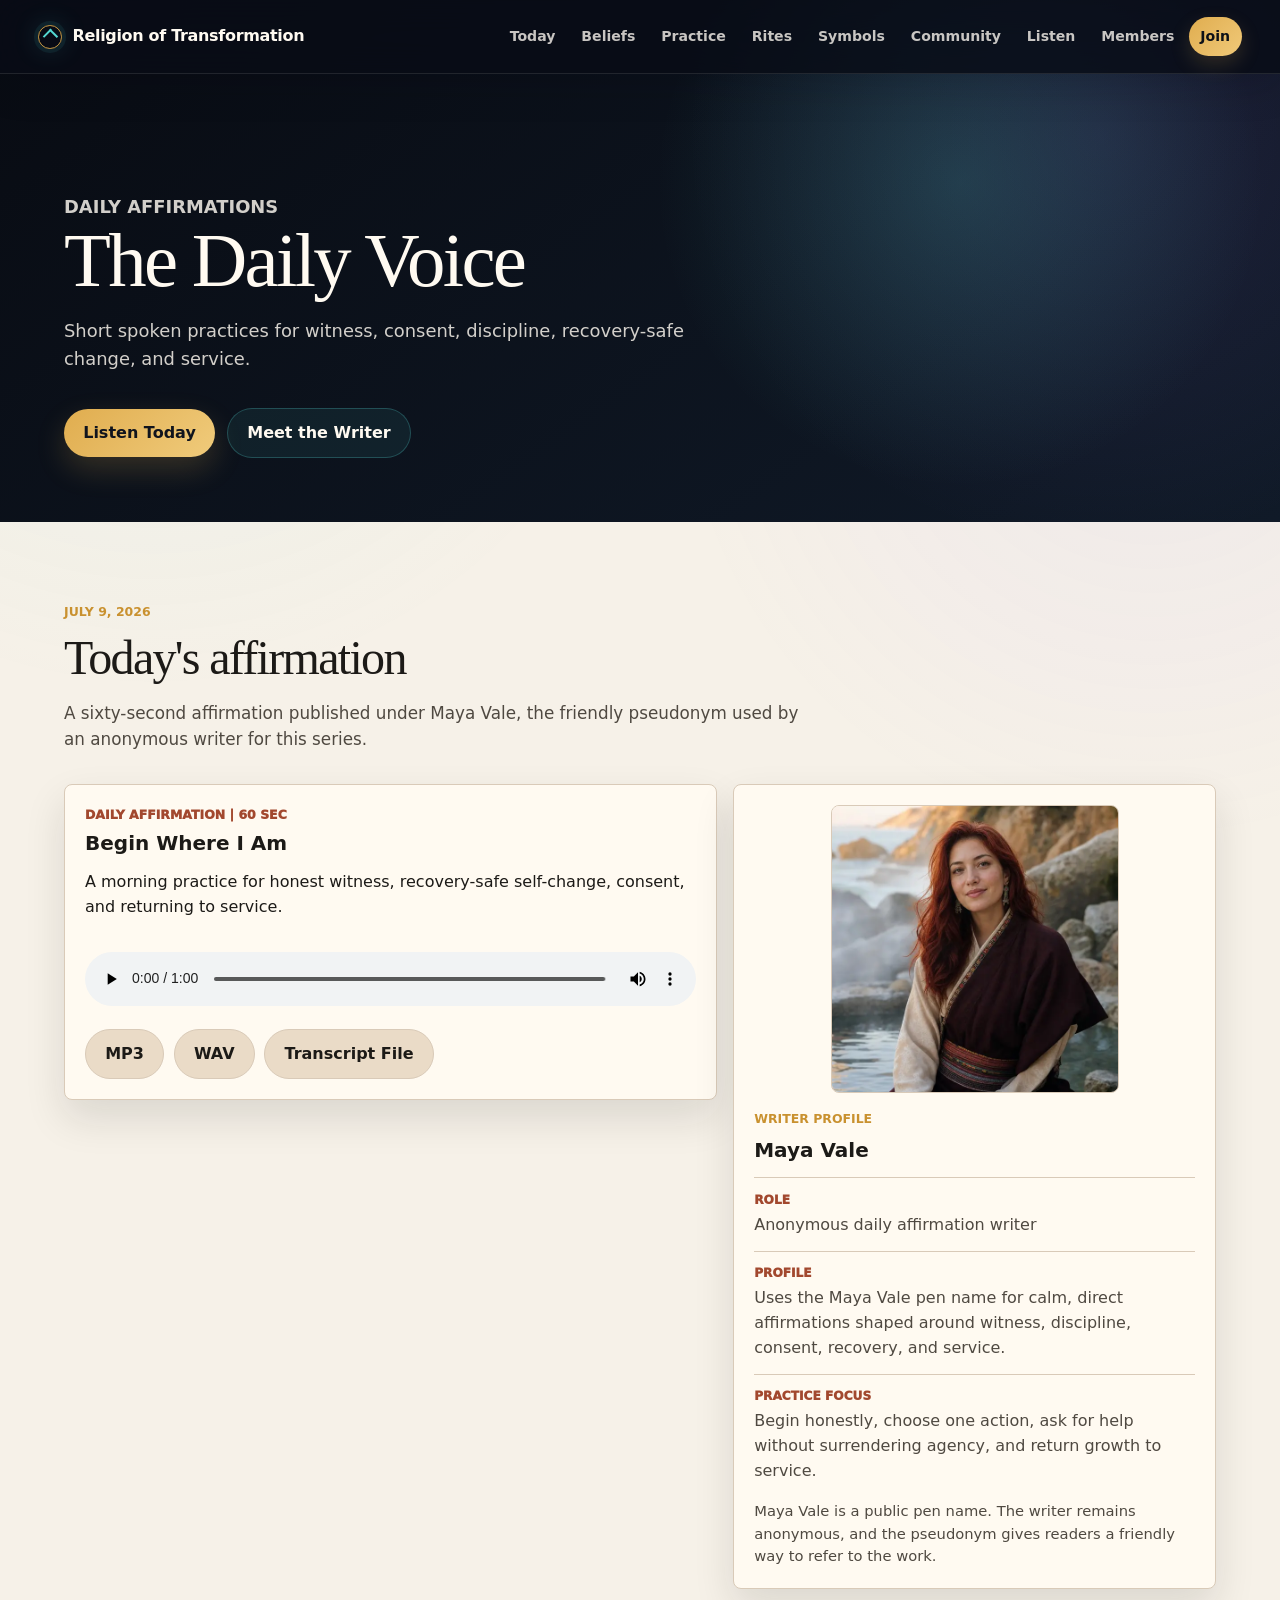
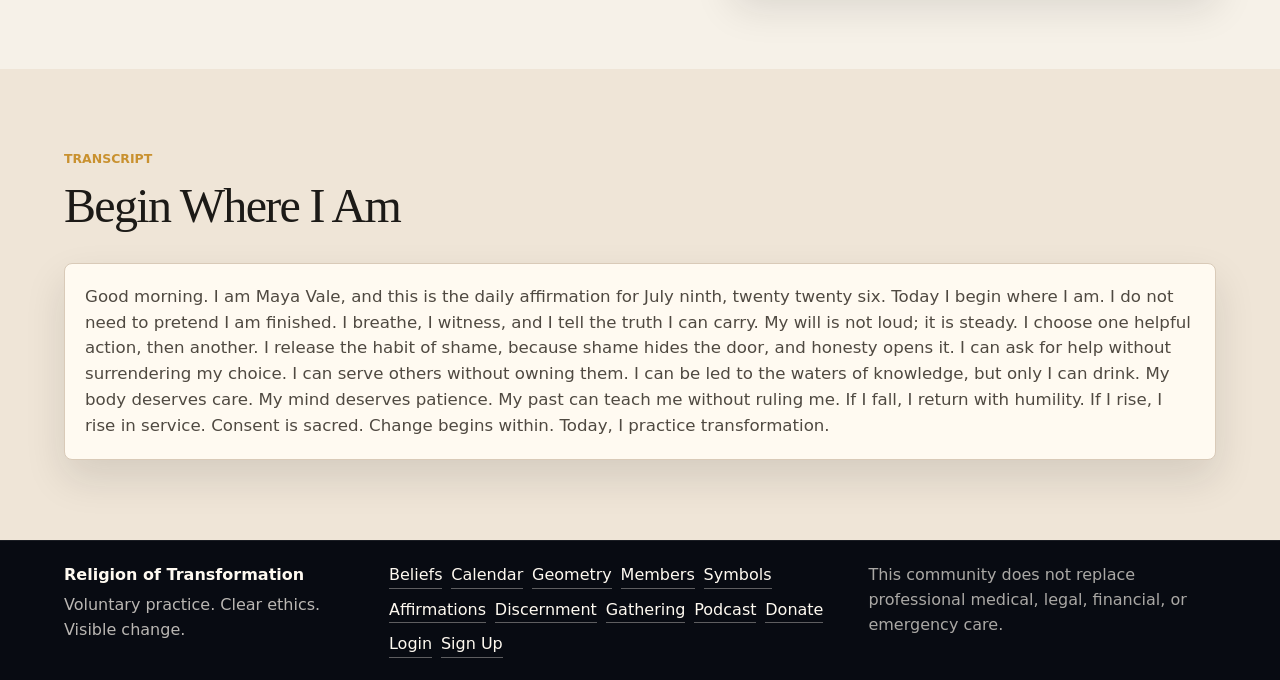
<file: affirmations.html>
<!doctype html>
<html lang="en">
<head>
  <meta charset="utf-8">
  <meta name="viewport" content="width=device-width, initial-scale=1">
  <title>Daily Affirmations | Religion of Transformation</title>
  <meta name="description" content="Daily affirmation recordings for the Religion of Transformation, with writer profiles, transcripts, and dated practice prompts.">
  <link rel="stylesheet" href="styles.css">
  <link rel="stylesheet" href="complete.css">
  <link rel="stylesheet" href="page.css">
  <link rel="stylesheet" href="responsive.css">
  <link rel="stylesheet" href="experience.css">
</head>
<body>
  <header class="topbar" aria-label="Site header">
    <a class="brand" href="index.html#home" aria-label="Religion of Transformation home">
      <span class="brand-mark" aria-hidden="true"></span>
      <span>Religion of Transformation</span>
    </a>
    <button class="menu-toggle" type="button" aria-controls="primary-nav" aria-expanded="false">
      <span class="menu-bars" aria-hidden="true"><span></span><span></span><span></span></span>
      <span class="menu-text">Menu</span>
    </button>
    <nav class="nav" id="primary-nav" aria-label="Primary navigation">
      <a href="index.html#beliefs">Beliefs</a>
      <a href="index.html#practice">Practice</a>
      <a href="index.html#rites">Rites</a>
      <a href="almanac.html">Almanac</a>
      <a href="symbols.html">Symbols</a>
      <a href="index.html#community">Community</a>
      <a href="podcast.html">Listen</a>
      <a href="login.html">Members</a>
      <a class="nav-join" href="index.html#join">Join</a>
    </nav>
  </header>

  <main>
    <section class="page-hero affirmations-hero" aria-labelledby="affirmations-title">
      <div class="page-hero-content">
        <p class="eyebrow">Daily affirmations</p>
        <h1 id="affirmations-title">The Daily Voice</h1>
        <p>
          Short spoken practices for witness, consent, discipline, recovery-safe change, and service.
        </p>
        <div class="hero-actions">
          <a class="button primary" href="#today">Listen Today</a>
          <a class="button secondary" href="#maya-vale">Meet the Writer</a>
        </div>
      </div>
    </section>

    <section id="today" class="page-section" aria-labelledby="today-title">
      <div class="section-heading">
        <p class="eyebrow">July 9, 2026</p>
        <h2 id="today-title">Today&apos;s affirmation</h2>
        <p class="section-copy">
          A sixty-second affirmation published under Maya Vale, the friendly pseudonym used by an anonymous writer for this series.
        </p>
      </div>

      <div class="affirmation-layout">
        <article class="affirmation-player-card">
          <span class="episode-meta">Daily Affirmation | 60 sec</span>
          <h3>Begin Where I Am</h3>
          <p>
            A morning practice for honest witness, recovery-safe self-change, consent, and returning to service.
          </p>
          <audio controls preload="metadata">
            <source src="assets/audio/daily-affirmation-2026-07-09-maya-vale.mp3" type="audio/mpeg">
            <source src="assets/audio/daily-affirmation-2026-07-09-maya-vale.wav" type="audio/wav">
            Your browser does not support the audio element.
          </audio>
          <div class="episode-actions">
            <a class="button secondary" href="assets/audio/daily-affirmation-2026-07-09-maya-vale.mp3">MP3</a>
            <a class="button secondary" href="assets/audio/daily-affirmation-2026-07-09-maya-vale.wav">WAV</a>
            <a class="button secondary" href="assets/transcripts/daily-affirmation-2026-07-09-maya-vale.txt">Transcript File</a>
          </div>
        </article>

        <article id="maya-vale" class="voice-profile-card">
          <picture class="profile-portrait-wrap">
            <source srcset="assets/images/maya-vale-west-coast-tibetan.webp" type="image/webp">
            <img class="profile-portrait" src="assets/images/maya-vale-west-coast-tibetan.png" alt="Maya Vale profile portrait as a red-haired West Coast adult in Tibetan traditional clothing">
          </picture>
          <p class="eyebrow">Writer profile</p>
          <h3>Maya Vale</h3>
          <dl>
            <div>
              <dt>Role</dt>
              <dd>Anonymous daily affirmation writer</dd>
            </div>
            <div>
              <dt>Profile</dt>
              <dd>Uses the Maya Vale pen name for calm, direct affirmations shaped around witness, discipline, consent, recovery, and service.</dd>
            </div>
            <div>
              <dt>Practice focus</dt>
              <dd>Begin honestly, choose one action, ask for help without surrendering agency, and return growth to service.</dd>
            </div>
          </dl>
          <p class="profile-note">
            Maya Vale is a public pen name. The writer remains anonymous, and the pseudonym gives readers a friendly way to refer to the work.
          </p>
        </article>
      </div>
    </section>

    <section class="page-section page-band" aria-labelledby="transcript-title">
      <div class="article-shell">
        <div class="section-heading">
          <p class="eyebrow">Transcript</p>
          <h2 id="transcript-title">Begin Where I Am</h2>
        </div>
        <article class="transcript-panel">
          <p>Good morning. I am Maya Vale, and this is the daily affirmation for July ninth, twenty twenty six. Today I begin where I am. I do not need to pretend I am finished. I breathe, I witness, and I tell the truth I can carry. My will is not loud; it is steady. I choose one helpful action, then another. I release the habit of shame, because shame hides the door, and honesty opens it. I can ask for help without surrendering my choice. I can serve others without owning them. I can be led to the waters of knowledge, but only I can drink. My body deserves care. My mind deserves patience. My past can teach me without ruling me. If I fall, I return with humility. If I rise, I rise in service. Consent is sacred. Change begins within. Today, I practice transformation.</p>
        </article>
      </div>
    </section>
  </main>

  <footer class="footer complete-footer">
    <div>
      <strong>Religion of Transformation</strong>
      <p>Voluntary practice. Clear ethics. Visible change.</p>
    </div>
    <nav aria-label="Footer navigation">
      <a href="index.html#beliefs">Beliefs</a>
      <a href="index.html#calendar">Calendar</a>
      <a href="index.html#geometry">Geometry</a>
      <a href="index.html#members">Members</a>
      <a href="symbols.html">Symbols</a>
      <a href="affirmations.html">Affirmations</a>
      <a href="discernment.html">Discernment</a>
      <a href="gathering.html">Gathering</a>
      <a href="podcast.html">Podcast</a>
      <a href="donate.html">Donate</a>
      <a href="login.html">Login</a>
      <a href="index.html#join">Sign Up</a>
    </nav>
    <p class="footer-note">This community does not replace professional medical, legal, financial, or emergency care.</p>
  </footer>
  <script src="site.js"></script>
</body>
</html>
</file>
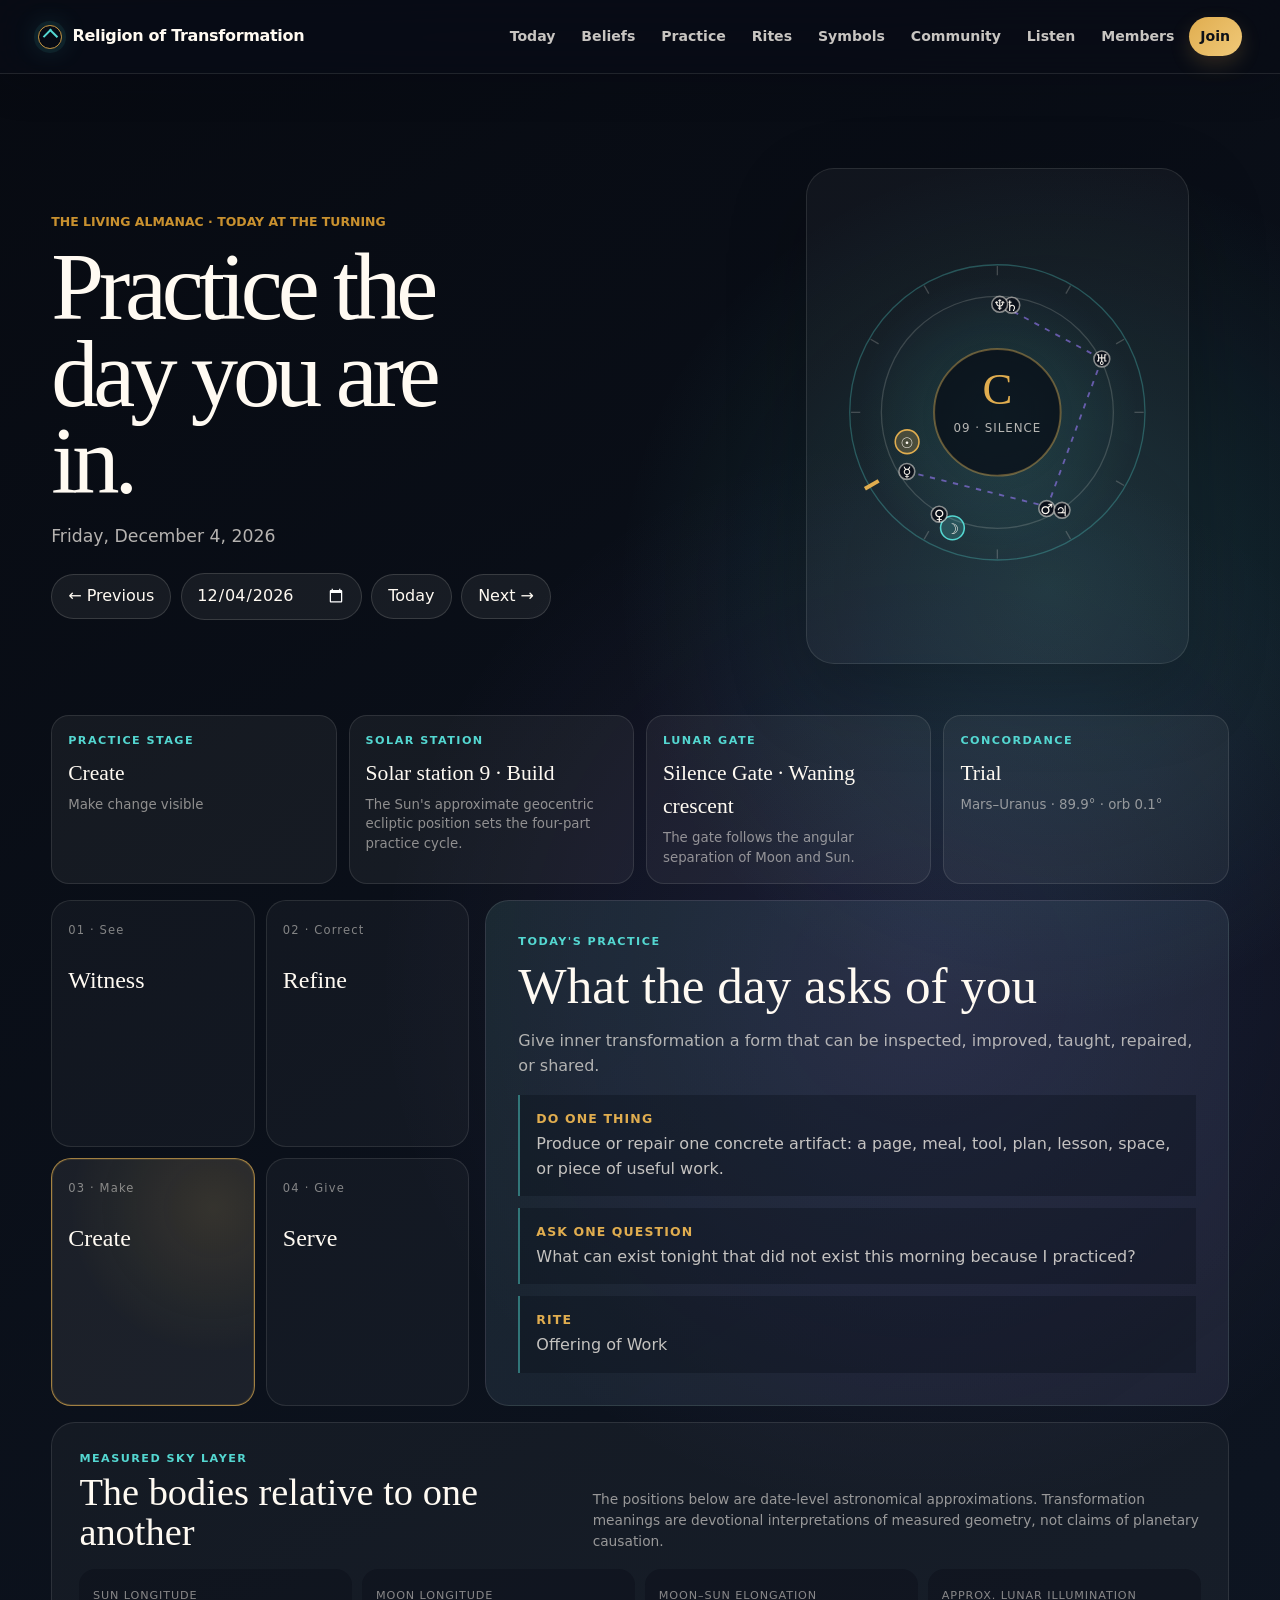
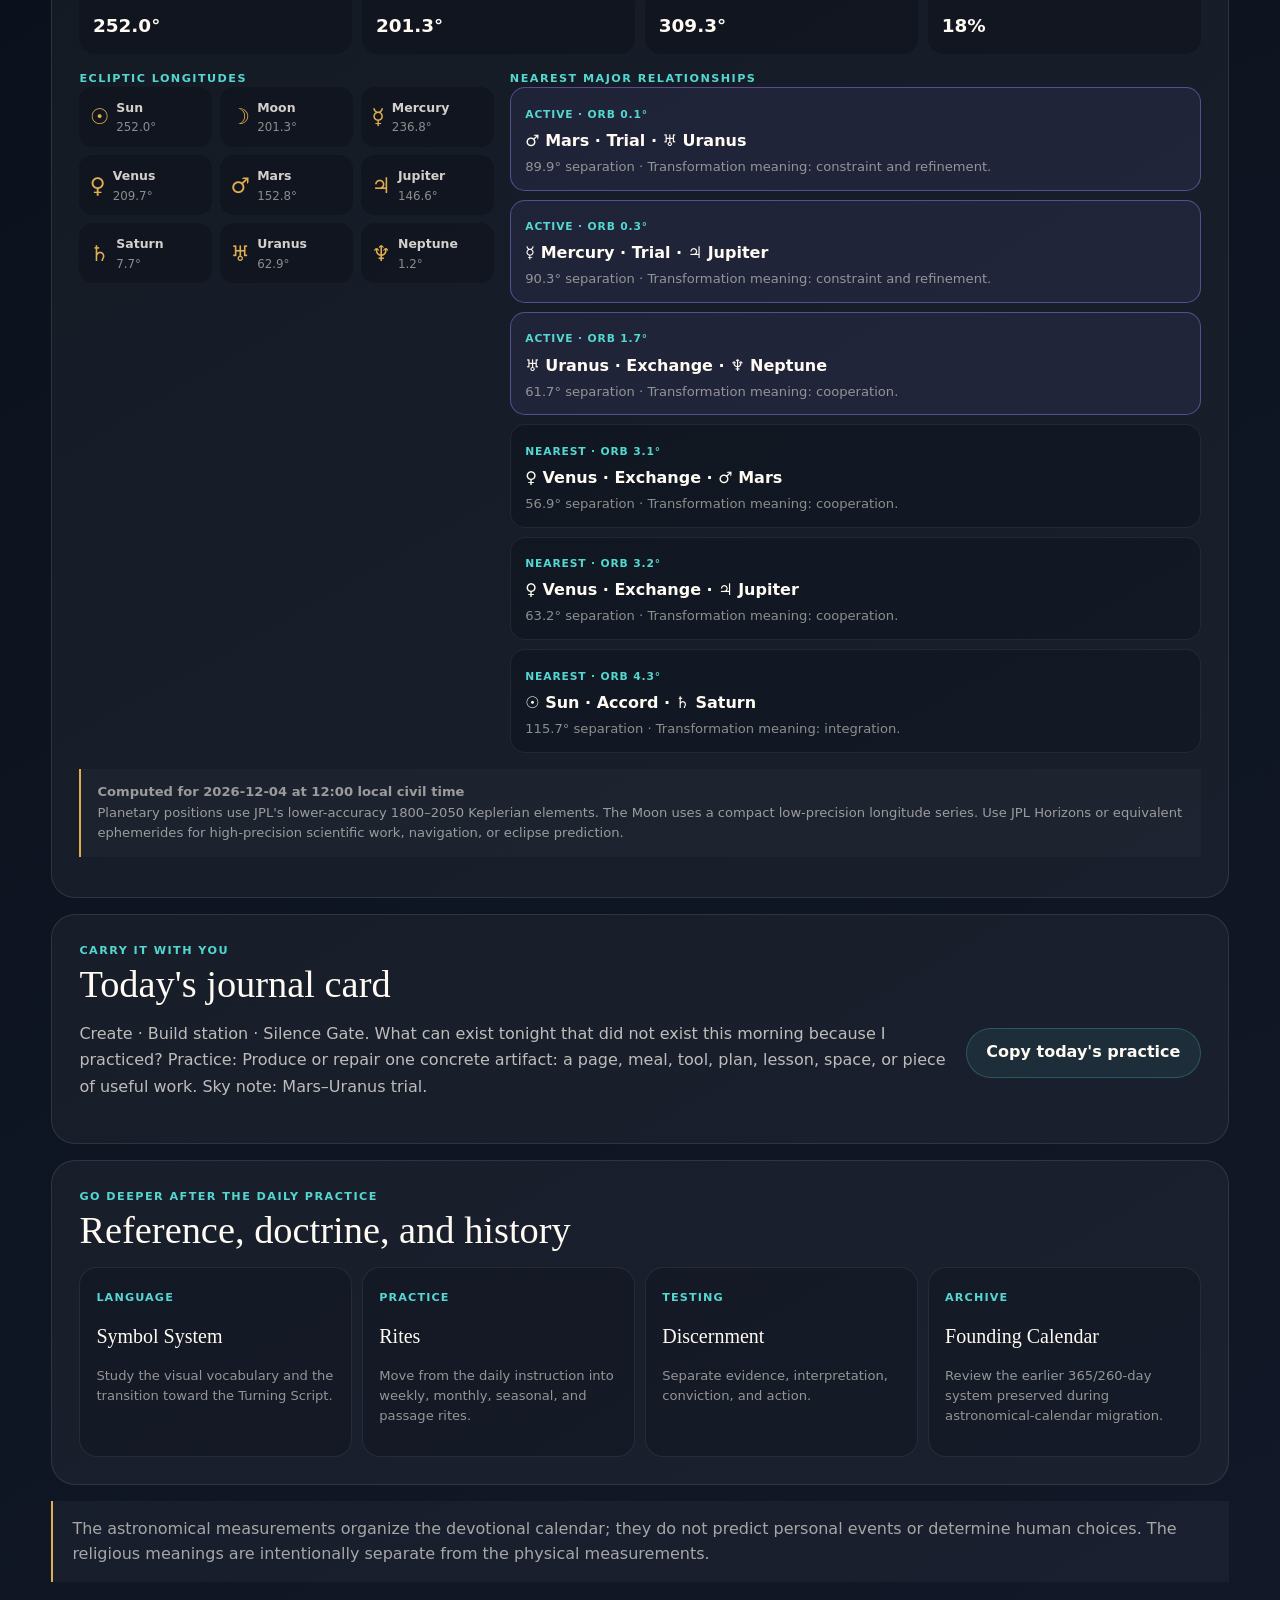
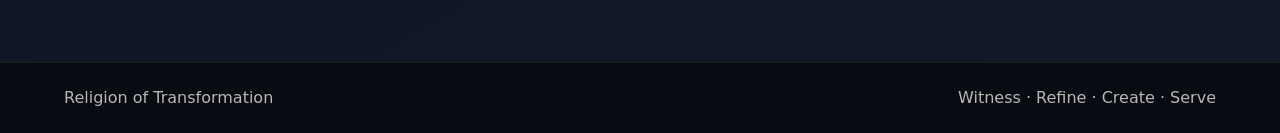
<file: almanac.html>
<!doctype html>
<html lang="en">
<head>
  <meta charset="utf-8">
  <meta name="viewport" content="width=device-width, initial-scale=1">
  <title>Today — The Almanac | Religion of Transformation</title>
  <meta name="description" content="Today's Religion of Transformation practice: solar station, lunar gate, planetary relationships, daily seal, rite, reflection, and concrete action.">
  <link rel="stylesheet" href="styles.css">
  <link rel="stylesheet" href="page.css">
  <link rel="stylesheet" href="responsive.css">
  <link rel="stylesheet" href="experience.css">
  <link rel="stylesheet" href="almanac-daily.css">
</head>
<body>
  <header class="topbar" aria-label="Site header">
    <a class="brand" href="index.html" aria-label="Religion of Transformation home">
      <span class="brand-mark" aria-hidden="true"></span>
      <span>Religion of Transformation</span>
    </a>
    <button class="menu-toggle" type="button" aria-controls="primary-nav" aria-expanded="false">
      <span class="menu-bars" aria-hidden="true"><span></span><span></span><span></span></span>
      <span class="menu-text">Menu</span>
    </button>
    <nav class="nav" id="primary-nav" aria-label="Primary navigation">
      <a href="index.html#beliefs">Beliefs</a>
      <a href="index.html#practice">Practice</a>
      <a href="index.html#rites">Rites</a>
      <a href="almanac.html" aria-current="page">Almanac</a>
      <a href="symbols.html">Symbols</a>
      <a href="index.html#community">Community</a>
      <a href="podcast.html">Listen</a>
      <a href="login.html">Members</a>
      <a class="nav-join" href="index.html#join">Join</a>
    </nav>
  </header>

  <main class="almanac-page daily-almanac">
    <div class="daily-shell">
      <section class="daily-command" aria-labelledby="daily-title">
        <div class="daily-command-copy">
          <p class="eyebrow">The living Almanac · Today at the Turning</p>
          <h1 id="daily-title">Practice the day you are in.</h1>
          <p id="daily-gregorian">Loading today's date…</p>
          <div class="daily-date-controls" aria-label="Choose Almanac date">
            <button id="almanac-prev" type="button" aria-label="Previous day">← Previous</button>
            <input id="almanac-date" type="date" aria-label="Almanac date">
            <button id="almanac-today" type="button">Today</button>
            <button id="almanac-next" type="button" aria-label="Next day">Next →</button>
          </div>
        </div>
        <figure class="daily-seal-panel" aria-labelledby="seal-caption">
          <div id="daily-seal"></div>
          <figcaption id="seal-caption" class="sr-only">Generated daily sky seal.</figcaption>
        </figure>
      </section>

      <section class="daily-state-grid" aria-label="Daily Almanac state">
        <article class="daily-state">
          <span>Practice stage</span>
          <strong id="daily-stage">—</strong>
          <small id="daily-stage-verb">—</small>
        </article>
        <article class="daily-state">
          <span>Solar station</span>
          <strong id="daily-station">—</strong>
          <small>The Sun's approximate geocentric ecliptic position sets the four-part practice cycle.</small>
        </article>
        <article class="daily-state">
          <span>Lunar gate</span>
          <strong id="daily-moon">—</strong>
          <small>The gate follows the angular separation of Moon and Sun.</small>
        </article>
        <article class="daily-state">
          <span>Concordance</span>
          <strong id="daily-concordance">—</strong>
          <small id="daily-concordance-detail">—</small>
        </article>
      </section>

      <section class="daily-practice-panel" aria-labelledby="practice-focus-title">
        <div class="practice-wheel" aria-label="Witness Refine Create Serve cycle">
          <article data-practice-stage="Witness"><span>01 · See</span><strong>Witness</strong></article>
          <article data-practice-stage="Refine"><span>02 · Correct</span><strong>Refine</strong></article>
          <article data-practice-stage="Create"><span>03 · Make</span><strong>Create</strong></article>
          <article data-practice-stage="Serve"><span>04 · Give</span><strong>Serve</strong></article>
        </div>

        <article class="practice-focus">
          <span class="daily-panel-kicker">Today's practice</span>
          <h2 id="practice-focus-title">What the day asks of you</h2>
          <p id="practice-copy">Loading daily practice…</p>
          <div class="practice-instruction-grid">
            <article>
              <strong>Do one thing</strong>
              <p id="practice-action">—</p>
            </article>
            <article>
              <strong>Ask one question</strong>
              <p id="practice-question">—</p>
            </article>
            <article>
              <strong>Rite</strong>
              <p id="practice-rite">—</p>
            </article>
          </div>
        </article>
      </section>

      <section class="sky-section" aria-labelledby="sky-title">
        <div class="sky-heading">
          <div>
            <span class="daily-panel-kicker">Measured sky layer</span>
            <h2 id="sky-title">The bodies relative to one another</h2>
          </div>
          <p>
            The positions below are date-level astronomical approximations. Transformation meanings are devotional interpretations of measured geometry, not claims of planetary causation.
          </p>
        </div>

        <div class="sky-measures" aria-label="Core astronomical measurements">
          <article><span>Sun longitude</span><strong id="solar-longitude">—</strong></article>
          <article><span>Moon longitude</span><strong id="moon-longitude">—</strong></article>
          <article><span>Moon–Sun elongation</span><strong id="moon-elongation">—</strong></article>
          <article><span>Approx. lunar illumination</span><strong id="moon-illumination">—</strong></article>
        </div>

        <div class="sky-columns">
          <div>
            <span class="daily-panel-kicker">Ecliptic longitudes</span>
            <ul id="planet-longitudes" class="planet-longitudes"></ul>
          </div>
          <div>
            <span class="daily-panel-kicker">Nearest major relationships</span>
            <div id="relationship-list" class="relationship-list"></div>
          </div>
        </div>

        <p class="model-note">
          <strong id="sky-model-date">Astronomy model loading…</strong><br>
          Planetary positions use JPL's lower-accuracy 1800–2050 Keplerian elements. The Moon uses a compact low-precision longitude series. Use JPL Horizons or equivalent ephemerides for high-precision scientific work, navigation, or eclipse prediction.
        </p>
      </section>

      <section class="daily-journal" aria-labelledby="journal-title">
        <div class="daily-journal-layout">
          <div>
            <span class="daily-panel-kicker">Carry it with you</span>
            <h2 id="journal-title">Today's journal card</h2>
            <p id="daily-journal-text">Loading journal card…</p>
          </div>
          <div>
            <button id="copy-daily-practice" class="button secondary" type="button">Copy today's practice</button>
            <p id="copy-status" class="copy-status" role="status" aria-live="polite"></p>
          </div>
        </div>
      </section>

      <section class="daily-reference" aria-labelledby="reference-title">
        <span class="daily-panel-kicker">Go deeper after the daily practice</span>
        <h2 id="reference-title">Reference, doctrine, and history</h2>
        <div class="reference-grid">
          <a href="symbols.html">
            <span>Language</span>
            <strong>Symbol System</strong>
            <p>Study the visual vocabulary and the transition toward the Turning Script.</p>
          </a>
          <a href="index.html#rites">
            <span>Practice</span>
            <strong>Rites</strong>
            <p>Move from the daily instruction into weekly, monthly, seasonal, and passage rites.</p>
          </a>
          <a href="discernment.html">
            <span>Testing</span>
            <strong>Discernment</strong>
            <p>Separate evidence, interpretation, conviction, and action.</p>
          </a>
          <a href="index.html#calendar">
            <span>Archive</span>
            <strong>Founding Calendar</strong>
            <p>Review the earlier 365/260-day system preserved during astronomical-calendar migration.</p>
          </a>
        </div>
      </section>

      <aside class="almanac-note">
        The astronomical measurements organize the devotional calendar; they do not predict personal events or determine human choices. The religious meanings are intentionally separate from the physical measurements.
      </aside>
    </div>
  </main>

  <footer class="footer">
    <p>Religion of Transformation</p>
    <p>Witness · Refine · Create · Serve</p>
  </footer>

  <script src="site.js"></script>
  <script src="almanac-daily.js"></script>
</body>
</html>
</file>
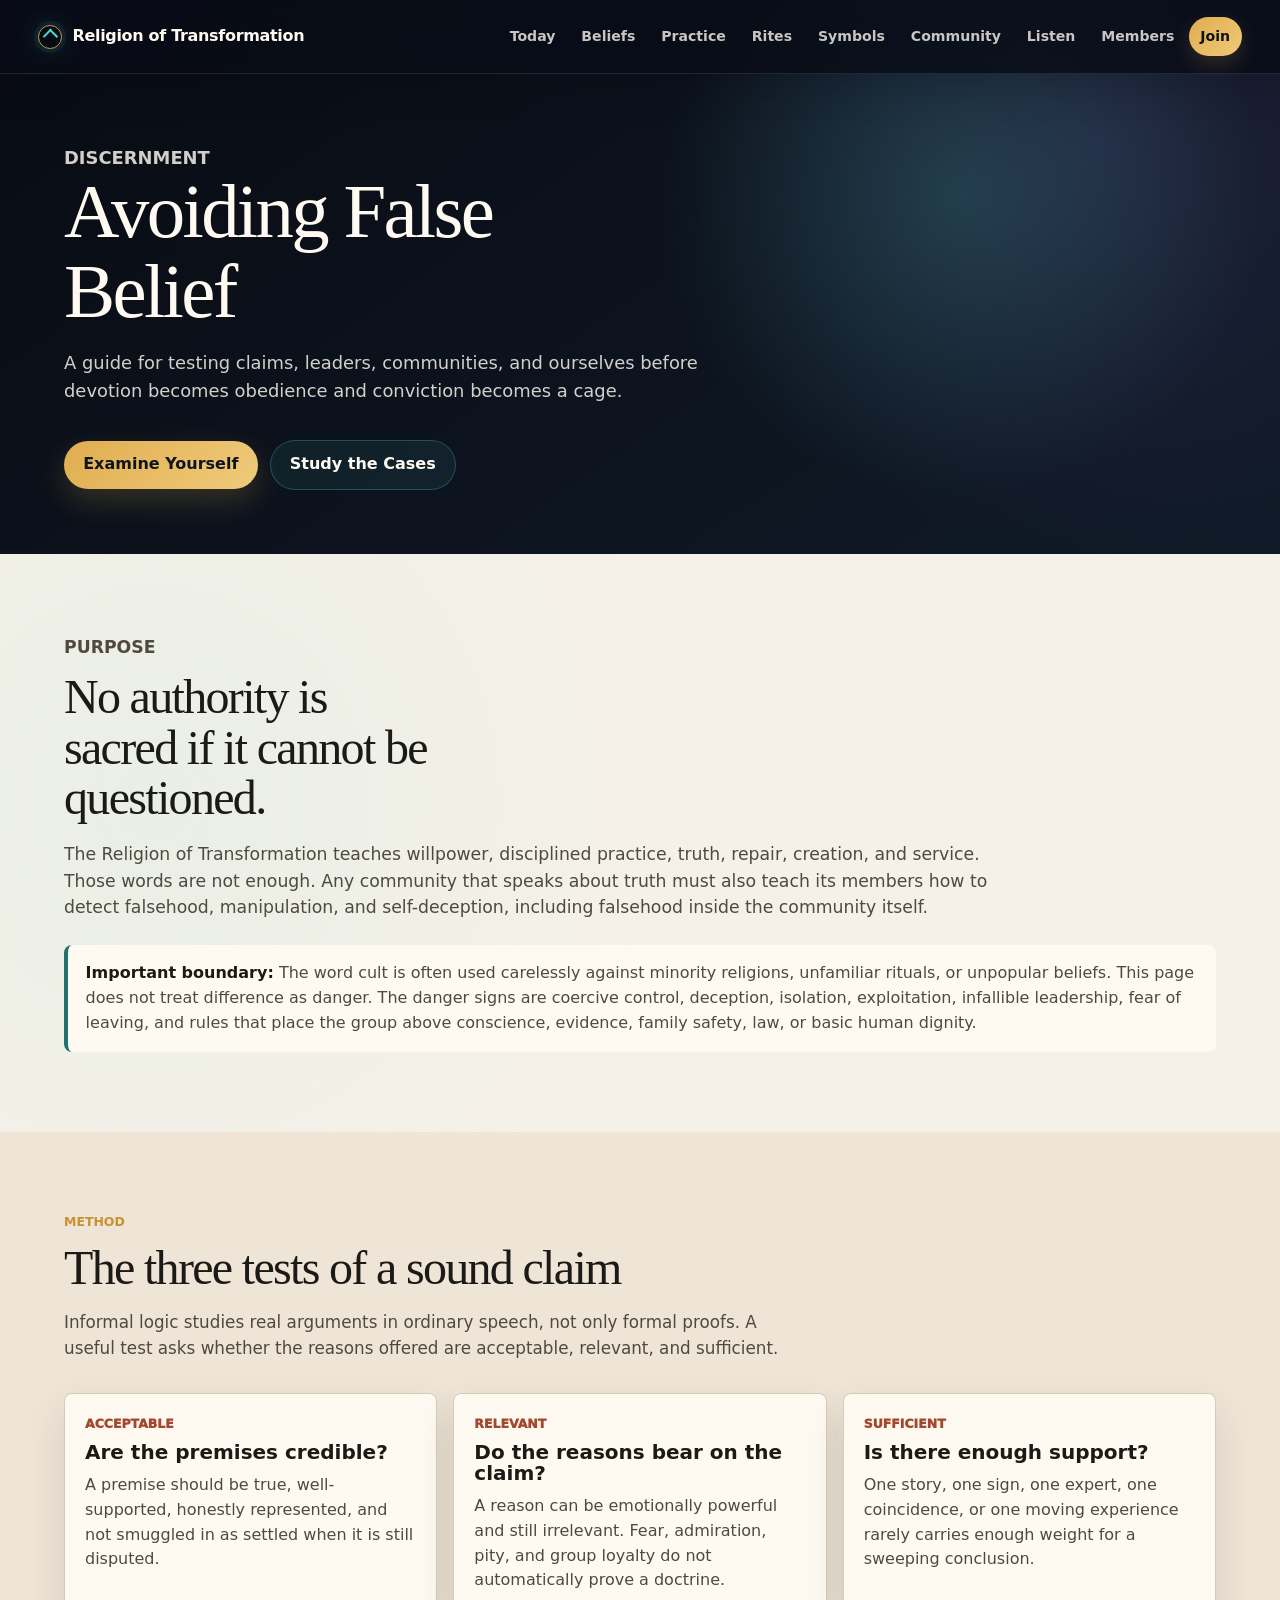
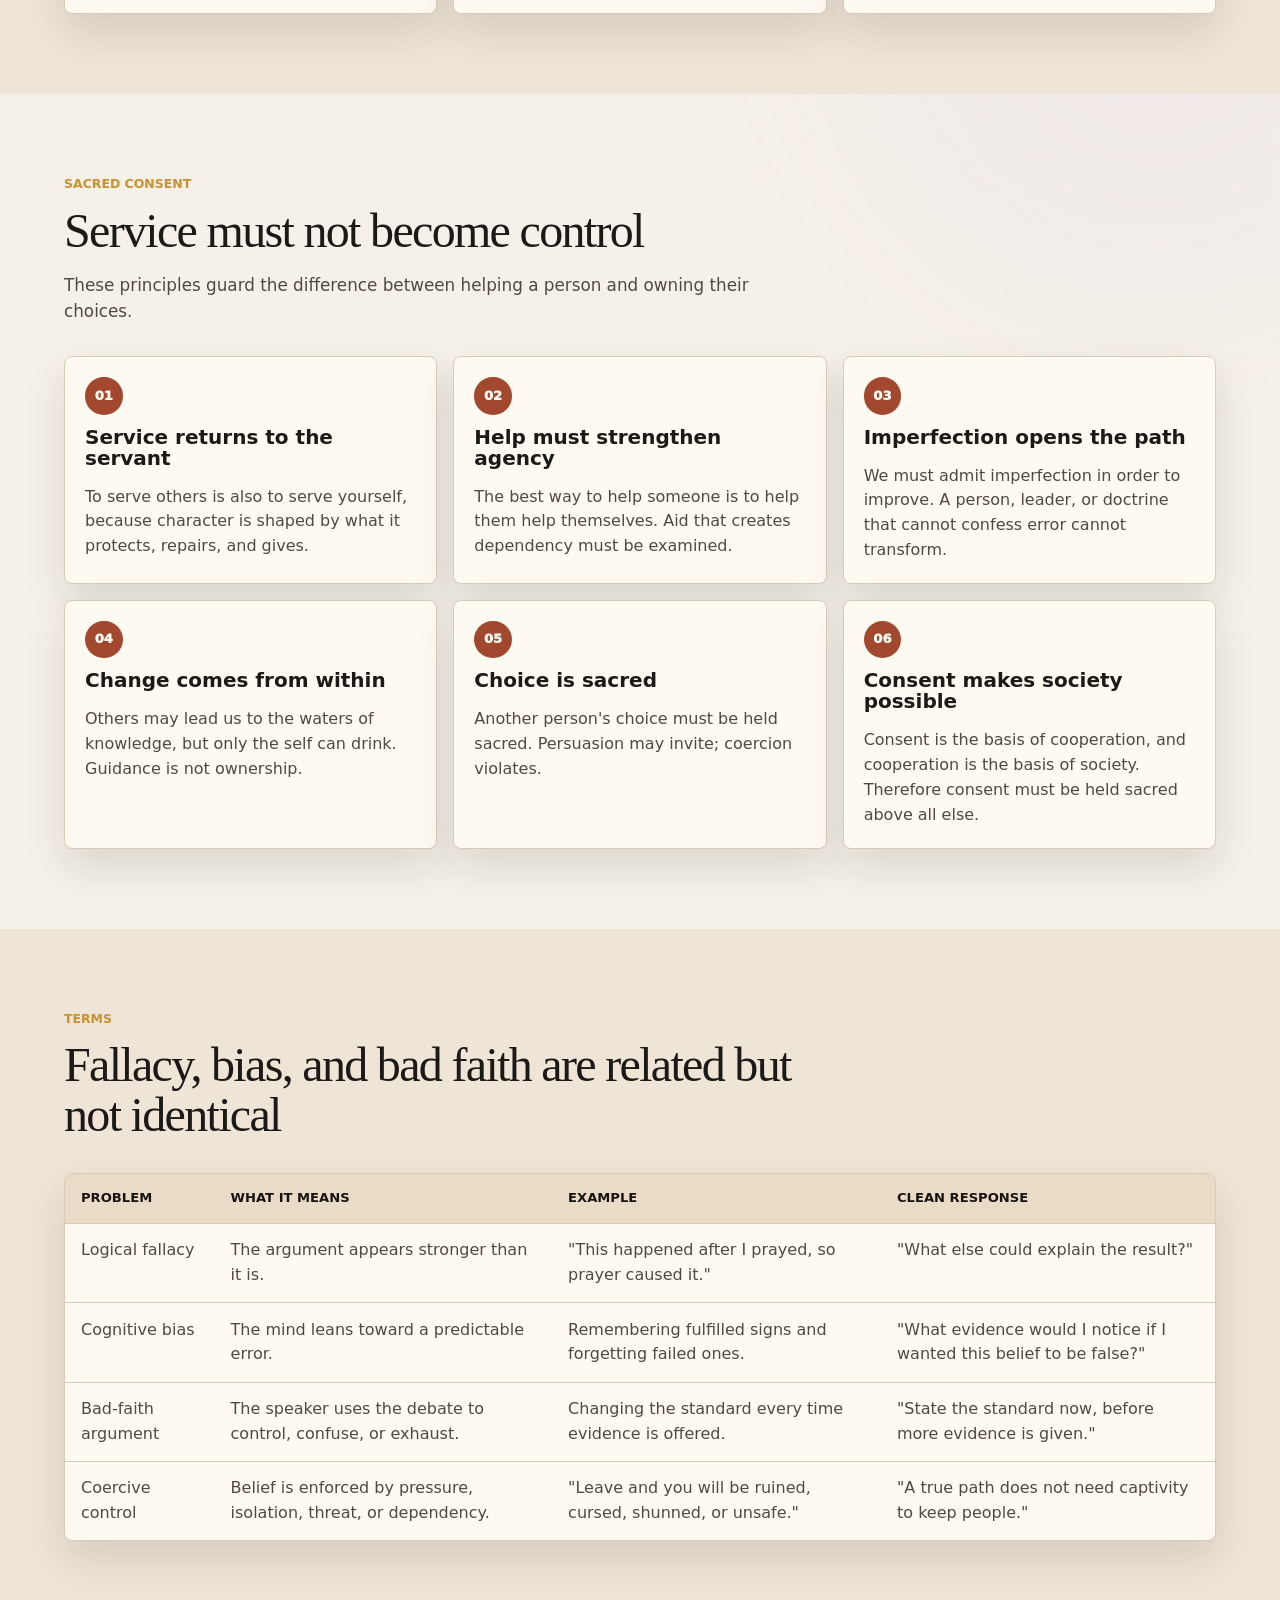
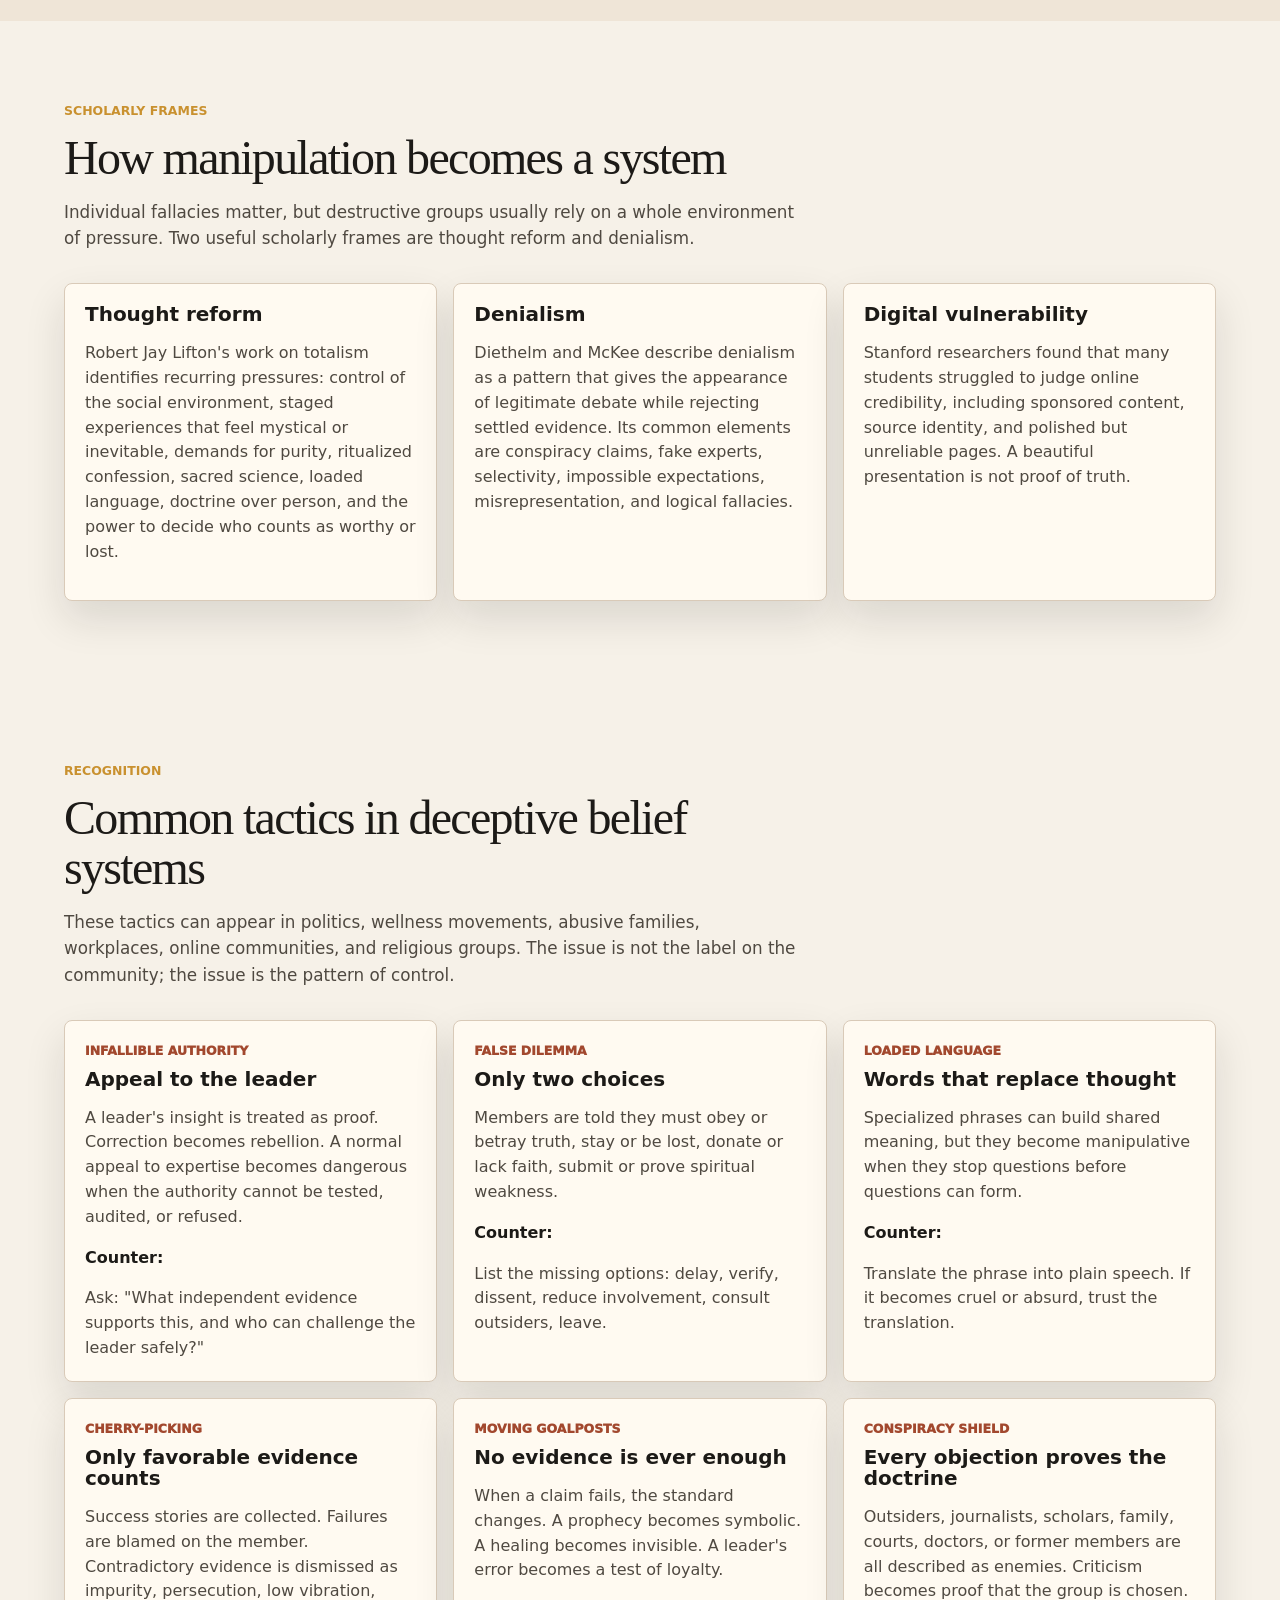
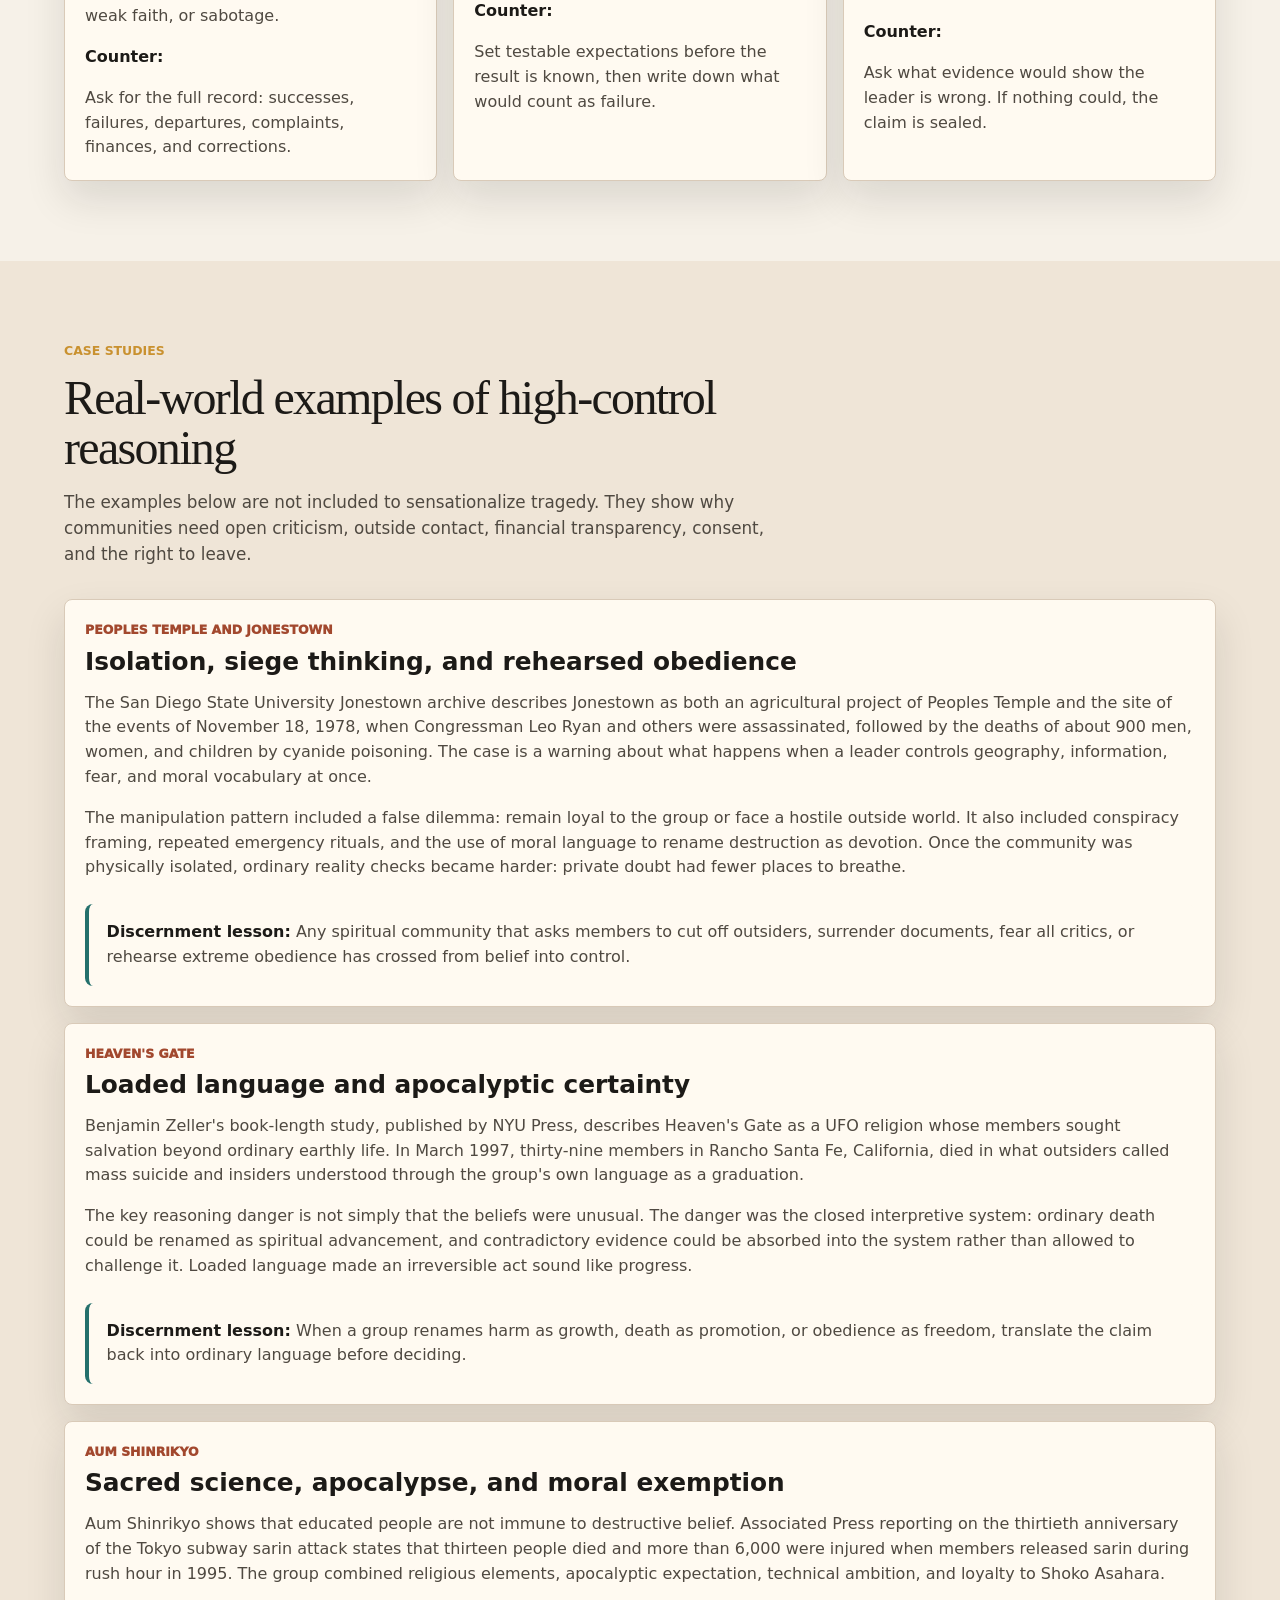
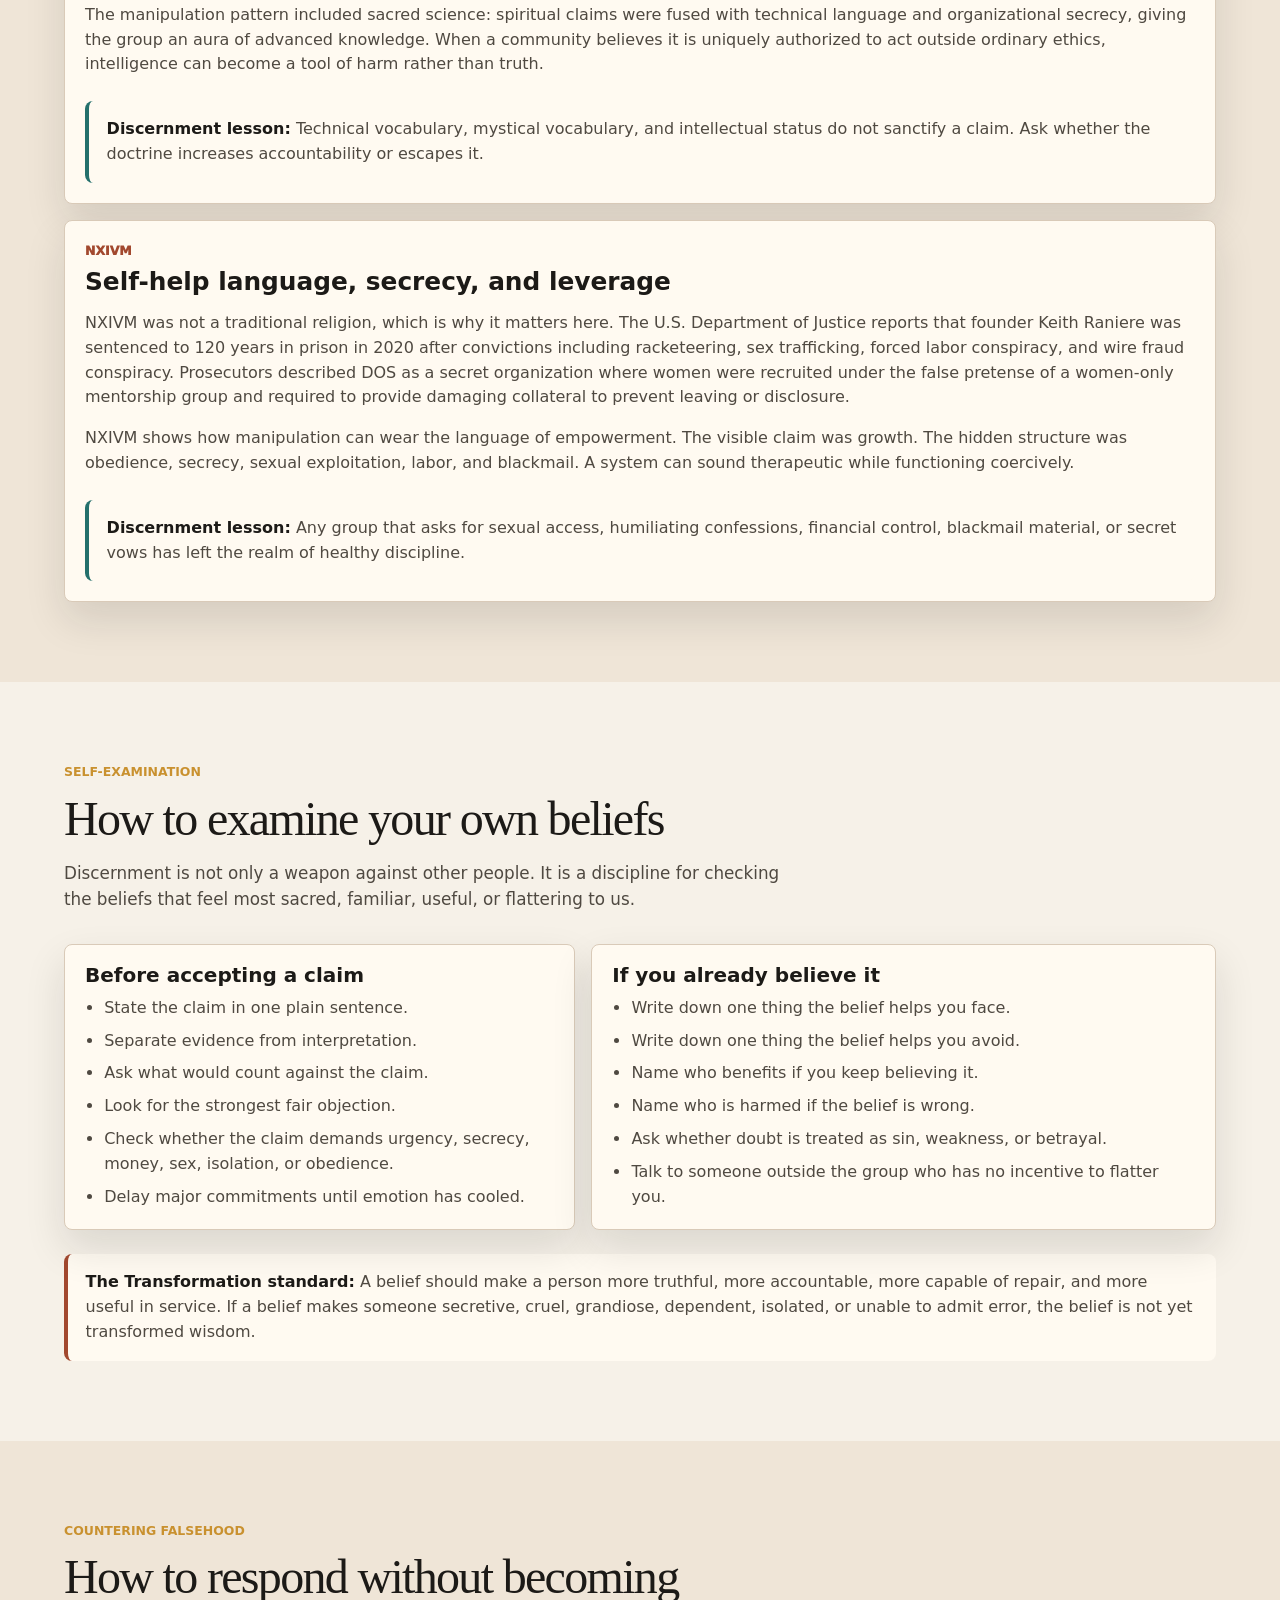
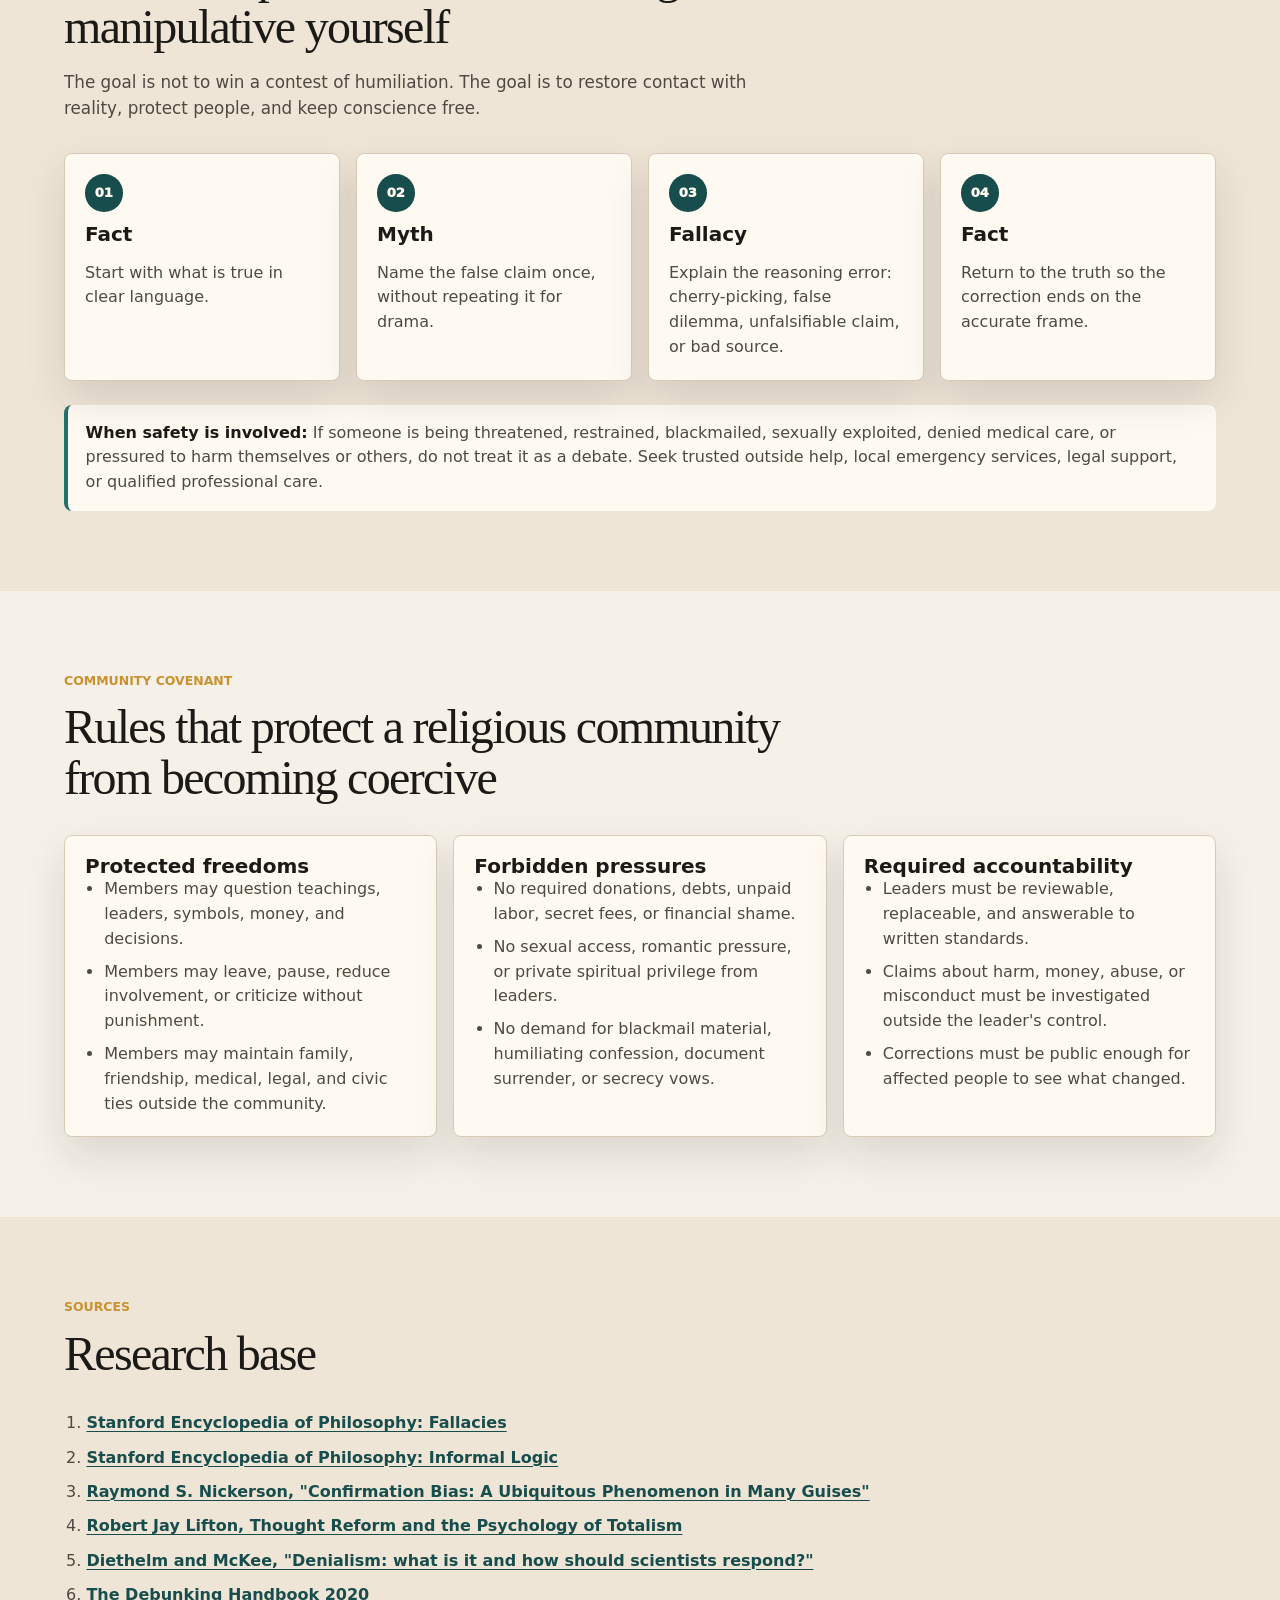
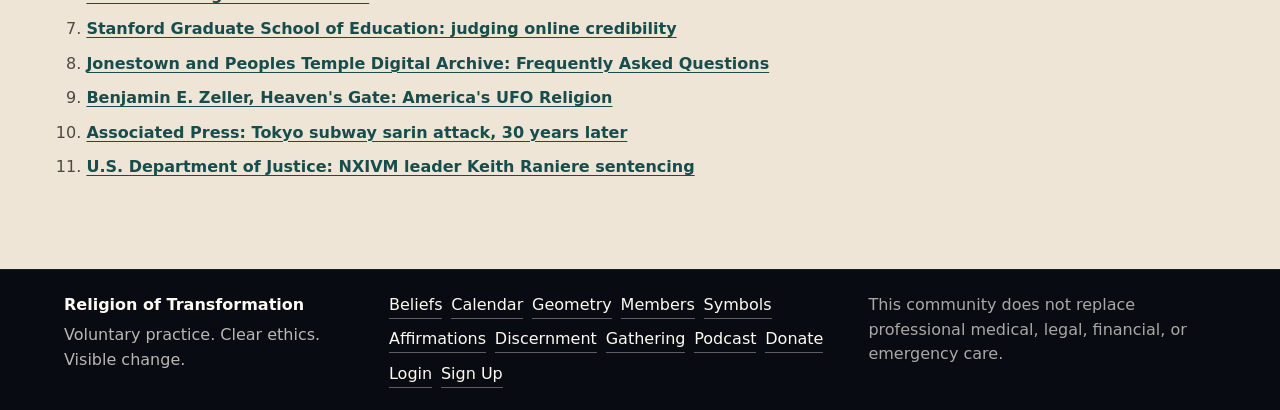
<file: discernment.html>
<!doctype html>
<html lang="en">
<head>
  <meta charset="utf-8">
  <meta name="viewport" content="width=device-width, initial-scale=1">
  <title>Discernment | Religion of Transformation</title>
  <meta name="description" content="A scholarly and practical guide to false belief, bad-faith arguments, high-control groups, consent, and self-examination for the Religion of Transformation.">
  <link rel="stylesheet" href="styles.css">
  <link rel="stylesheet" href="complete.css">
  <link rel="stylesheet" href="page.css">
  <link rel="stylesheet" href="responsive.css">
  <link rel="stylesheet" href="experience.css">
</head>
<body>
  <header class="topbar" aria-label="Site header">
    <a class="brand" href="index.html#home" aria-label="Religion of Transformation home">
      <span class="brand-mark" aria-hidden="true"></span>
      <span>Religion of Transformation</span>
    </a>
    <button class="menu-toggle" type="button" aria-controls="primary-nav" aria-expanded="false">
      <span class="menu-bars" aria-hidden="true"><span></span><span></span><span></span></span>
      <span class="menu-text">Menu</span>
    </button>
    <nav class="nav" id="primary-nav" aria-label="Primary navigation">
      <a href="index.html#beliefs">Beliefs</a>
      <a href="index.html#practice">Practice</a>
      <a href="index.html#rites">Rites</a>
      <a href="almanac.html">Almanac</a>
      <a href="symbols.html">Symbols</a>
      <a href="index.html#community">Community</a>
      <a href="podcast.html">Listen</a>
      <a href="login.html">Members</a>
      <a class="nav-join" href="index.html#join">Join</a>
    </nav>
  </header>

  <main>
    <section class="page-hero discernment-hero" aria-labelledby="discernment-title">
      <div class="page-hero-content">
        <p class="eyebrow">Discernment</p>
        <h1 id="discernment-title">Avoiding False Belief</h1>
        <p>
          A guide for testing claims, leaders, communities, and ourselves before devotion becomes
          obedience and conviction becomes a cage.
        </p>
        <div class="hero-actions">
          <a class="button primary" href="#self-exam">Examine Yourself</a>
          <a class="button secondary" href="#case-studies">Study the Cases</a>
        </div>
      </div>
    </section>

    <section class="page-section article-section" aria-labelledby="purpose-title">
      <div class="article-shell">
        <div class="article-lead">
          <p class="eyebrow">Purpose</p>
          <h2 id="purpose-title">No authority is sacred if it cannot be questioned.</h2>
          <p>
            The Religion of Transformation teaches willpower, disciplined practice, truth, repair,
            creation, and service. Those words are not enough. Any community that speaks about truth
            must also teach its members how to detect falsehood, manipulation, and self-deception,
            including falsehood inside the community itself.
          </p>
        </div>

        <div class="article-note">
          <strong>Important boundary:</strong>
          The word cult is often used carelessly against minority religions, unfamiliar rituals, or
          unpopular beliefs. This page does not treat difference as danger. The danger signs are
          coercive control, deception, isolation, exploitation, infallible leadership, fear of leaving,
          and rules that place the group above conscience, evidence, family safety, law, or basic human dignity.
        </div>
      </div>
    </section>

    <section class="page-section page-band article-section" aria-labelledby="method-title">
      <div class="article-shell">
        <div class="section-heading">
          <p class="eyebrow">Method</p>
          <h2 id="method-title">The three tests of a sound claim</h2>
          <p class="section-copy">
            Informal logic studies real arguments in ordinary speech, not only formal proofs.
            A useful test asks whether the reasons offered are acceptable, relevant, and sufficient.
          </p>
        </div>

        <div class="page-grid">
          <article class="page-card">
            <span class="safe-note">Acceptable</span>
            <h3>Are the premises credible?</h3>
            <p>
              A premise should be true, well-supported, honestly represented, and not smuggled in as
              settled when it is still disputed.
            </p>
          </article>
          <article class="page-card">
            <span class="safe-note">Relevant</span>
            <h3>Do the reasons bear on the claim?</h3>
            <p>
              A reason can be emotionally powerful and still irrelevant. Fear, admiration, pity, and
              group loyalty do not automatically prove a doctrine.
            </p>
          </article>
          <article class="page-card">
            <span class="safe-note">Sufficient</span>
            <h3>Is there enough support?</h3>
            <p>
              One story, one sign, one expert, one coincidence, or one moving experience rarely carries
              enough weight for a sweeping conclusion.
            </p>
          </article>
        </div>
      </div>
    </section>

    <section class="page-section article-section" aria-labelledby="consent-title">
      <div class="article-shell">
        <div class="section-heading">
          <p class="eyebrow">Sacred consent</p>
          <h2 id="consent-title">Service must not become control</h2>
          <p class="section-copy">
            These principles guard the difference between helping a person and owning their choices.
          </p>
        </div>

        <div class="principle-grid">
          <article>
            <span>01</span>
            <h3>Service returns to the servant</h3>
            <p>To serve others is also to serve yourself, because character is shaped by what it protects, repairs, and gives.</p>
          </article>
          <article>
            <span>02</span>
            <h3>Help must strengthen agency</h3>
            <p>The best way to help someone is to help them help themselves. Aid that creates dependency must be examined.</p>
          </article>
          <article>
            <span>03</span>
            <h3>Imperfection opens the path</h3>
            <p>We must admit imperfection in order to improve. A person, leader, or doctrine that cannot confess error cannot transform.</p>
          </article>
          <article>
            <span>04</span>
            <h3>Change comes from within</h3>
            <p>Others may lead us to the waters of knowledge, but only the self can drink. Guidance is not ownership.</p>
          </article>
          <article>
            <span>05</span>
            <h3>Choice is sacred</h3>
            <p>Another person's choice must be held sacred. Persuasion may invite; coercion violates.</p>
          </article>
          <article>
            <span>06</span>
            <h3>Consent makes society possible</h3>
            <p>Consent is the basis of cooperation, and cooperation is the basis of society. Therefore consent must be held sacred above all else.</p>
          </article>
        </div>
      </div>
    </section>

    <section class="page-section page-band article-section" aria-labelledby="taxonomy-title">
      <div class="article-shell">
        <div class="section-heading">
          <p class="eyebrow">Terms</p>
          <h2 id="taxonomy-title">Fallacy, bias, and bad faith are related but not identical</h2>
        </div>

        <div class="discernment-table-wrap">
          <table class="discernment-table">
            <thead>
              <tr>
                <th>Problem</th>
                <th>What it means</th>
                <th>Example</th>
                <th>Clean response</th>
              </tr>
            </thead>
            <tbody>
              <tr>
                <td>Logical fallacy</td>
                <td>The argument appears stronger than it is.</td>
                <td>"This happened after I prayed, so prayer caused it."</td>
                <td>"What else could explain the result?"</td>
              </tr>
              <tr>
                <td>Cognitive bias</td>
                <td>The mind leans toward a predictable error.</td>
                <td>Remembering fulfilled signs and forgetting failed ones.</td>
                <td>"What evidence would I notice if I wanted this belief to be false?"</td>
              </tr>
              <tr>
                <td>Bad-faith argument</td>
                <td>The speaker uses the debate to control, confuse, or exhaust.</td>
                <td>Changing the standard every time evidence is offered.</td>
                <td>"State the standard now, before more evidence is given."</td>
              </tr>
              <tr>
                <td>Coercive control</td>
                <td>Belief is enforced by pressure, isolation, threat, or dependency.</td>
                <td>"Leave and you will be ruined, cursed, shunned, or unsafe."</td>
                <td>"A true path does not need captivity to keep people."</td>
              </tr>
            </tbody>
          </table>
        </div>
      </div>
    </section>


    <section class="page-section article-section" aria-labelledby="frameworks-title">
      <div class="article-shell">
        <div class="section-heading">
          <p class="eyebrow">Scholarly frames</p>
          <h2 id="frameworks-title">How manipulation becomes a system</h2>
          <p class="section-copy">
            Individual fallacies matter, but destructive groups usually rely on a whole environment
            of pressure. Two useful scholarly frames are thought reform and denialism.
          </p>
        </div>

        <div class="discernment-list-grid framework-grid">
          <article>
            <h3>Thought reform</h3>
            <p>
              Robert Jay Lifton's work on totalism identifies recurring pressures: control of the social
              environment, staged experiences that feel mystical or inevitable, demands for purity,
              ritualized confession, sacred science, loaded language, doctrine over person, and the power
              to decide who counts as worthy or lost.
            </p>
          </article>
          <article>
            <h3>Denialism</h3>
            <p>
              Diethelm and McKee describe denialism as a pattern that gives the appearance of legitimate
              debate while rejecting settled evidence. Its common elements are conspiracy claims, fake
              experts, selectivity, impossible expectations, misrepresentation, and logical fallacies.
            </p>
          </article>
          <article>
            <h3>Digital vulnerability</h3>
            <p>
              Stanford researchers found that many students struggled to judge online credibility, including
              sponsored content, source identity, and polished but unreliable pages. A beautiful presentation
              is not proof of truth.
            </p>
          </article>
        </div>
      </div>
    </section>

    <section class="page-section article-section" aria-labelledby="tactics-title">
      <div class="article-shell">
        <div class="section-heading">
          <p class="eyebrow">Recognition</p>
          <h2 id="tactics-title">Common tactics in deceptive belief systems</h2>
          <p class="section-copy">
            These tactics can appear in politics, wellness movements, abusive families, workplaces,
            online communities, and religious groups. The issue is not the label on the community;
            the issue is the pattern of control.
          </p>
        </div>

        <div class="case-study-grid">
          <article class="case-study-card">
            <span class="episode-meta">Infallible authority</span>
            <h3>Appeal to the leader</h3>
            <p>
              A leader's insight is treated as proof. Correction becomes rebellion. A normal appeal
              to expertise becomes dangerous when the authority cannot be tested, audited, or refused.
            </p>
            <strong>Counter:</strong>
            <p>Ask: "What independent evidence supports this, and who can challenge the leader safely?"</p>
          </article>

          <article class="case-study-card">
            <span class="episode-meta">False dilemma</span>
            <h3>Only two choices</h3>
            <p>
              Members are told they must obey or betray truth, stay or be lost, donate or lack faith,
              submit or prove spiritual weakness.
            </p>
            <strong>Counter:</strong>
            <p>List the missing options: delay, verify, dissent, reduce involvement, consult outsiders, leave.</p>
          </article>

          <article class="case-study-card">
            <span class="episode-meta">Loaded language</span>
            <h3>Words that replace thought</h3>
            <p>
              Specialized phrases can build shared meaning, but they become manipulative when they
              stop questions before questions can form.
            </p>
            <strong>Counter:</strong>
            <p>Translate the phrase into plain speech. If it becomes cruel or absurd, trust the translation.</p>
          </article>

          <article class="case-study-card">
            <span class="episode-meta">Cherry-picking</span>
            <h3>Only favorable evidence counts</h3>
            <p>
              Success stories are collected. Failures are blamed on the member. Contradictory evidence
              is dismissed as impurity, persecution, low vibration, weak faith, or sabotage.
            </p>
            <strong>Counter:</strong>
            <p>Ask for the full record: successes, failures, departures, complaints, finances, and corrections.</p>
          </article>

          <article class="case-study-card">
            <span class="episode-meta">Moving goalposts</span>
            <h3>No evidence is ever enough</h3>
            <p>
              When a claim fails, the standard changes. A prophecy becomes symbolic. A healing becomes
              invisible. A leader's error becomes a test of loyalty.
            </p>
            <strong>Counter:</strong>
            <p>Set testable expectations before the result is known, then write down what would count as failure.</p>
          </article>

          <article class="case-study-card">
            <span class="episode-meta">Conspiracy shield</span>
            <h3>Every objection proves the doctrine</h3>
            <p>
              Outsiders, journalists, scholars, family, courts, doctors, or former members are all
              described as enemies. Criticism becomes proof that the group is chosen.
            </p>
            <strong>Counter:</strong>
            <p>Ask what evidence would show the leader is wrong. If nothing could, the claim is sealed.</p>
          </article>
        </div>
      </div>
    </section>

    <section id="case-studies" class="page-section page-band article-section" aria-labelledby="cases-title">
      <div class="article-shell">
        <div class="section-heading">
          <p class="eyebrow">Case studies</p>
          <h2 id="cases-title">Real-world examples of high-control reasoning</h2>
          <p class="section-copy">
            The examples below are not included to sensationalize tragedy. They show why communities
            need open criticism, outside contact, financial transparency, consent, and the right to leave.
          </p>
        </div>

        <article class="article-case">
          <span class="episode-meta">Peoples Temple and Jonestown</span>
          <h3>Isolation, siege thinking, and rehearsed obedience</h3>
          <p>
            The San Diego State University Jonestown archive describes Jonestown as both an agricultural
            project of Peoples Temple and the site of the events of November 18, 1978, when Congressman
            Leo Ryan and others were assassinated, followed by the deaths of about 900 men, women, and
            children by cyanide poisoning. The case is a warning about what happens when a leader controls
            geography, information, fear, and moral vocabulary at once.
          </p>
          <p>
            The manipulation pattern included a false dilemma: remain loyal to the group or face a hostile
            outside world. It also included conspiracy framing, repeated emergency rituals, and the use of
            moral language to rename destruction as devotion. Once the community was physically isolated,
            ordinary reality checks became harder: private doubt had fewer places to breathe.
          </p>
          <div class="counter-panel">
            <strong>Discernment lesson:</strong>
            Any spiritual community that asks members to cut off outsiders, surrender documents, fear
            all critics, or rehearse extreme obedience has crossed from belief into control.
          </div>
        </article>

        <article class="article-case">
          <span class="episode-meta">Heaven's Gate</span>
          <h3>Loaded language and apocalyptic certainty</h3>
          <p>
            Benjamin Zeller's book-length study, published by NYU Press, describes Heaven's Gate as a
            UFO religion whose members sought salvation beyond ordinary earthly life. In March 1997,
            thirty-nine members in Rancho Santa Fe, California, died in what outsiders called mass suicide
            and insiders understood through the group's own language as a graduation.
          </p>
          <p>
            The key reasoning danger is not simply that the beliefs were unusual. The danger was the closed
            interpretive system: ordinary death could be renamed as spiritual advancement, and contradictory
            evidence could be absorbed into the system rather than allowed to challenge it. Loaded language
            made an irreversible act sound like progress.
          </p>
          <div class="counter-panel">
            <strong>Discernment lesson:</strong>
            When a group renames harm as growth, death as promotion, or obedience as freedom, translate
            the claim back into ordinary language before deciding.
          </div>
        </article>

        <article class="article-case">
          <span class="episode-meta">Aum Shinrikyo</span>
          <h3>Sacred science, apocalypse, and moral exemption</h3>
          <p>
            Aum Shinrikyo shows that educated people are not immune to destructive belief. Associated Press
            reporting on the thirtieth anniversary of the Tokyo subway sarin attack states that thirteen
            people died and more than 6,000 were injured when members released sarin during rush hour in 1995.
            The group combined religious elements, apocalyptic expectation, technical ambition, and loyalty
            to Shoko Asahara.
          </p>
          <p>
            The manipulation pattern included sacred science: spiritual claims were fused with technical
            language and organizational secrecy, giving the group an aura of advanced knowledge. When a
            community believes it is uniquely authorized to act outside ordinary ethics, intelligence can
            become a tool of harm rather than truth.
          </p>
          <div class="counter-panel">
            <strong>Discernment lesson:</strong>
            Technical vocabulary, mystical vocabulary, and intellectual status do not sanctify a claim.
            Ask whether the doctrine increases accountability or escapes it.
          </div>
        </article>

        <article class="article-case">
          <span class="episode-meta">NXIVM</span>
          <h3>Self-help language, secrecy, and leverage</h3>
          <p>
            NXIVM was not a traditional religion, which is why it matters here. The U.S. Department of
            Justice reports that founder Keith Raniere was sentenced to 120 years in prison in 2020 after
            convictions including racketeering, sex trafficking, forced labor conspiracy, and wire fraud
            conspiracy. Prosecutors described DOS as a secret organization where women were recruited under
            the false pretense of a women-only mentorship group and required to provide damaging collateral
            to prevent leaving or disclosure.
          </p>
          <p>
            NXIVM shows how manipulation can wear the language of empowerment. The visible claim was growth.
            The hidden structure was obedience, secrecy, sexual exploitation, labor, and blackmail. A system
            can sound therapeutic while functioning coercively.
          </p>
          <div class="counter-panel">
            <strong>Discernment lesson:</strong>
            Any group that asks for sexual access, humiliating confessions, financial control, blackmail
            material, or secret vows has left the realm of healthy discipline.
          </div>
        </article>
      </div>
    </section>

    <section class="page-section article-section" aria-labelledby="self-exam-title" id="self-exam">
      <div class="article-shell">
        <div class="section-heading">
          <p class="eyebrow">Self-examination</p>
          <h2 id="self-exam-title">How to examine your own beliefs</h2>
          <p class="section-copy">
            Discernment is not only a weapon against other people. It is a discipline for checking the
            beliefs that feel most sacred, familiar, useful, or flattering to us.
          </p>
        </div>

        <div class="support-grid">
          <article class="subscribe-panel">
            <h3>Before accepting a claim</h3>
            <ul class="transparency-list">
              <li>State the claim in one plain sentence.</li>
              <li>Separate evidence from interpretation.</li>
              <li>Ask what would count against the claim.</li>
              <li>Look for the strongest fair objection.</li>
              <li>Check whether the claim demands urgency, secrecy, money, sex, isolation, or obedience.</li>
              <li>Delay major commitments until emotion has cooled.</li>
            </ul>
          </article>

          <article class="transparency-panel">
            <h3>If you already believe it</h3>
            <ul class="transparency-list">
              <li>Write down one thing the belief helps you face.</li>
              <li>Write down one thing the belief helps you avoid.</li>
              <li>Name who benefits if you keep believing it.</li>
              <li>Name who is harmed if the belief is wrong.</li>
              <li>Ask whether doubt is treated as sin, weakness, or betrayal.</li>
              <li>Talk to someone outside the group who has no incentive to flatter you.</li>
            </ul>
          </article>
        </div>

        <div class="article-note self-rule">
          <strong>The Transformation standard:</strong>
          A belief should make a person more truthful, more accountable, more capable of repair, and more
          useful in service. If a belief makes someone secretive, cruel, grandiose, dependent, isolated, or
          unable to admit error, the belief is not yet transformed wisdom.
        </div>
      </div>
    </section>

    <section class="page-section page-band article-section" aria-labelledby="counter-title">
      <div class="article-shell">
        <div class="section-heading">
          <p class="eyebrow">Countering falsehood</p>
          <h2 id="counter-title">How to respond without becoming manipulative yourself</h2>
          <p class="section-copy">
            The goal is not to win a contest of humiliation. The goal is to restore contact with reality,
            protect people, and keep conscience free.
          </p>
        </div>

        <div class="correction-steps">
          <article>
            <span>01</span>
            <h3>Fact</h3>
            <p>Start with what is true in clear language.</p>
          </article>
          <article>
            <span>02</span>
            <h3>Myth</h3>
            <p>Name the false claim once, without repeating it for drama.</p>
          </article>
          <article>
            <span>03</span>
            <h3>Fallacy</h3>
            <p>Explain the reasoning error: cherry-picking, false dilemma, unfalsifiable claim, or bad source.</p>
          </article>
          <article>
            <span>04</span>
            <h3>Fact</h3>
            <p>Return to the truth so the correction ends on the accurate frame.</p>
          </article>
        </div>

        <div class="article-note">
          <strong>When safety is involved:</strong>
          If someone is being threatened, restrained, blackmailed, sexually exploited, denied medical care,
          or pressured to harm themselves or others, do not treat it as a debate. Seek trusted outside help,
          local emergency services, legal support, or qualified professional care.
        </div>
      </div>
    </section>

    <section class="page-section article-section" aria-labelledby="covenant-title">
      <div class="article-shell">
        <div class="section-heading">
          <p class="eyebrow">Community covenant</p>
          <h2 id="covenant-title">Rules that protect a religious community from becoming coercive</h2>
        </div>

        <div class="discernment-list-grid">
          <article>
            <h3>Protected freedoms</h3>
            <ul class="transparency-list">
              <li>Members may question teachings, leaders, symbols, money, and decisions.</li>
              <li>Members may leave, pause, reduce involvement, or criticize without punishment.</li>
              <li>Members may maintain family, friendship, medical, legal, and civic ties outside the community.</li>
            </ul>
          </article>
          <article>
            <h3>Forbidden pressures</h3>
            <ul class="transparency-list">
              <li>No required donations, debts, unpaid labor, secret fees, or financial shame.</li>
              <li>No sexual access, romantic pressure, or private spiritual privilege from leaders.</li>
              <li>No demand for blackmail material, humiliating confession, document surrender, or secrecy vows.</li>
            </ul>
          </article>
          <article>
            <h3>Required accountability</h3>
            <ul class="transparency-list">
              <li>Leaders must be reviewable, replaceable, and answerable to written standards.</li>
              <li>Claims about harm, money, abuse, or misconduct must be investigated outside the leader's control.</li>
              <li>Corrections must be public enough for affected people to see what changed.</li>
            </ul>
          </article>
        </div>
      </div>
    </section>

    <section class="page-section page-band article-section" aria-labelledby="sources-title">
      <div class="article-shell">
        <div class="section-heading">
          <p class="eyebrow">Sources</p>
          <h2 id="sources-title">Research base</h2>
        </div>

        <ol class="source-list">
          <li><a href="https://plato.stanford.edu/entries/fallacies/">Stanford Encyclopedia of Philosophy: Fallacies</a></li>
          <li><a href="https://plato.stanford.edu/entries/logic-informal/">Stanford Encyclopedia of Philosophy: Informal Logic</a></li>
          <li><a href="https://doi.org/10.1037/1089-2680.2.2.175">Raymond S. Nickerson, "Confirmation Bias: A Ubiquitous Phenomenon in Many Guises"</a></li>
          <li><a href="https://uncpress.org/9780807842539/thought-reform-and-the-psychology-of-totalism/">Robert Jay Lifton, Thought Reform and the Psychology of Totalism</a></li>
          <li><a href="https://academic.oup.com/eurpub/article/19/1/2/463780">Diethelm and McKee, "Denialism: what is it and how should scientists respond?"</a></li>
          <li><a href="https://sks.to/db2020">The Debunking Handbook 2020</a></li>
          <li><a href="https://ed.stanford.edu/news/stanford-researchers-find-students-have-trouble-judging-credibility-information-online">Stanford Graduate School of Education: judging online credibility</a></li>
          <li><a href="https://jonestown.sdsu.edu/?page_id=35361">Jonestown and Peoples Temple Digital Archive: Frequently Asked Questions</a></li>
          <li><a href="https://nyupress.org/9781479881062/heavens-gate/">Benjamin E. Zeller, Heaven's Gate: America's UFO Religion</a></li>
          <li><a href="https://apnews.com/article/95e9e258f347f14bc067b8b9702e051a">Associated Press: Tokyo subway sarin attack, 30 years later</a></li>
          <li><a href="https://www.justice.gov/usao-edny/pr/nxivm-leader-keith-raniere-sentenced-120-years-prison-racketeering-and-sex-trafficking">U.S. Department of Justice: NXIVM leader Keith Raniere sentencing</a></li>
        </ol>
      </div>
    </section>
  </main>

  <footer class="footer complete-footer">
    <div>
      <strong>Religion of Transformation</strong>
      <p>Voluntary practice. Clear ethics. Visible change.</p>
    </div>
    <nav aria-label="Footer navigation">
      <a href="index.html#beliefs">Beliefs</a>
      <a href="index.html#calendar">Calendar</a>
      <a href="index.html#geometry">Geometry</a>
      <a href="index.html#members">Members</a>
      <a href="symbols.html">Symbols</a>
      <a href="affirmations.html">Affirmations</a>
      <a href="discernment.html">Discernment</a>
      <a href="gathering.html">Gathering</a>
      <a href="podcast.html">Podcast</a>
      <a href="donate.html">Donate</a>
      <a href="login.html">Login</a>
      <a href="index.html#join">Sign Up</a>
    </nav>
    <p class="footer-note">This community does not replace professional medical, legal, financial, or emergency care.</p>
  </footer>
  <script src="site.js"></script>
</body>
</html>
</file>
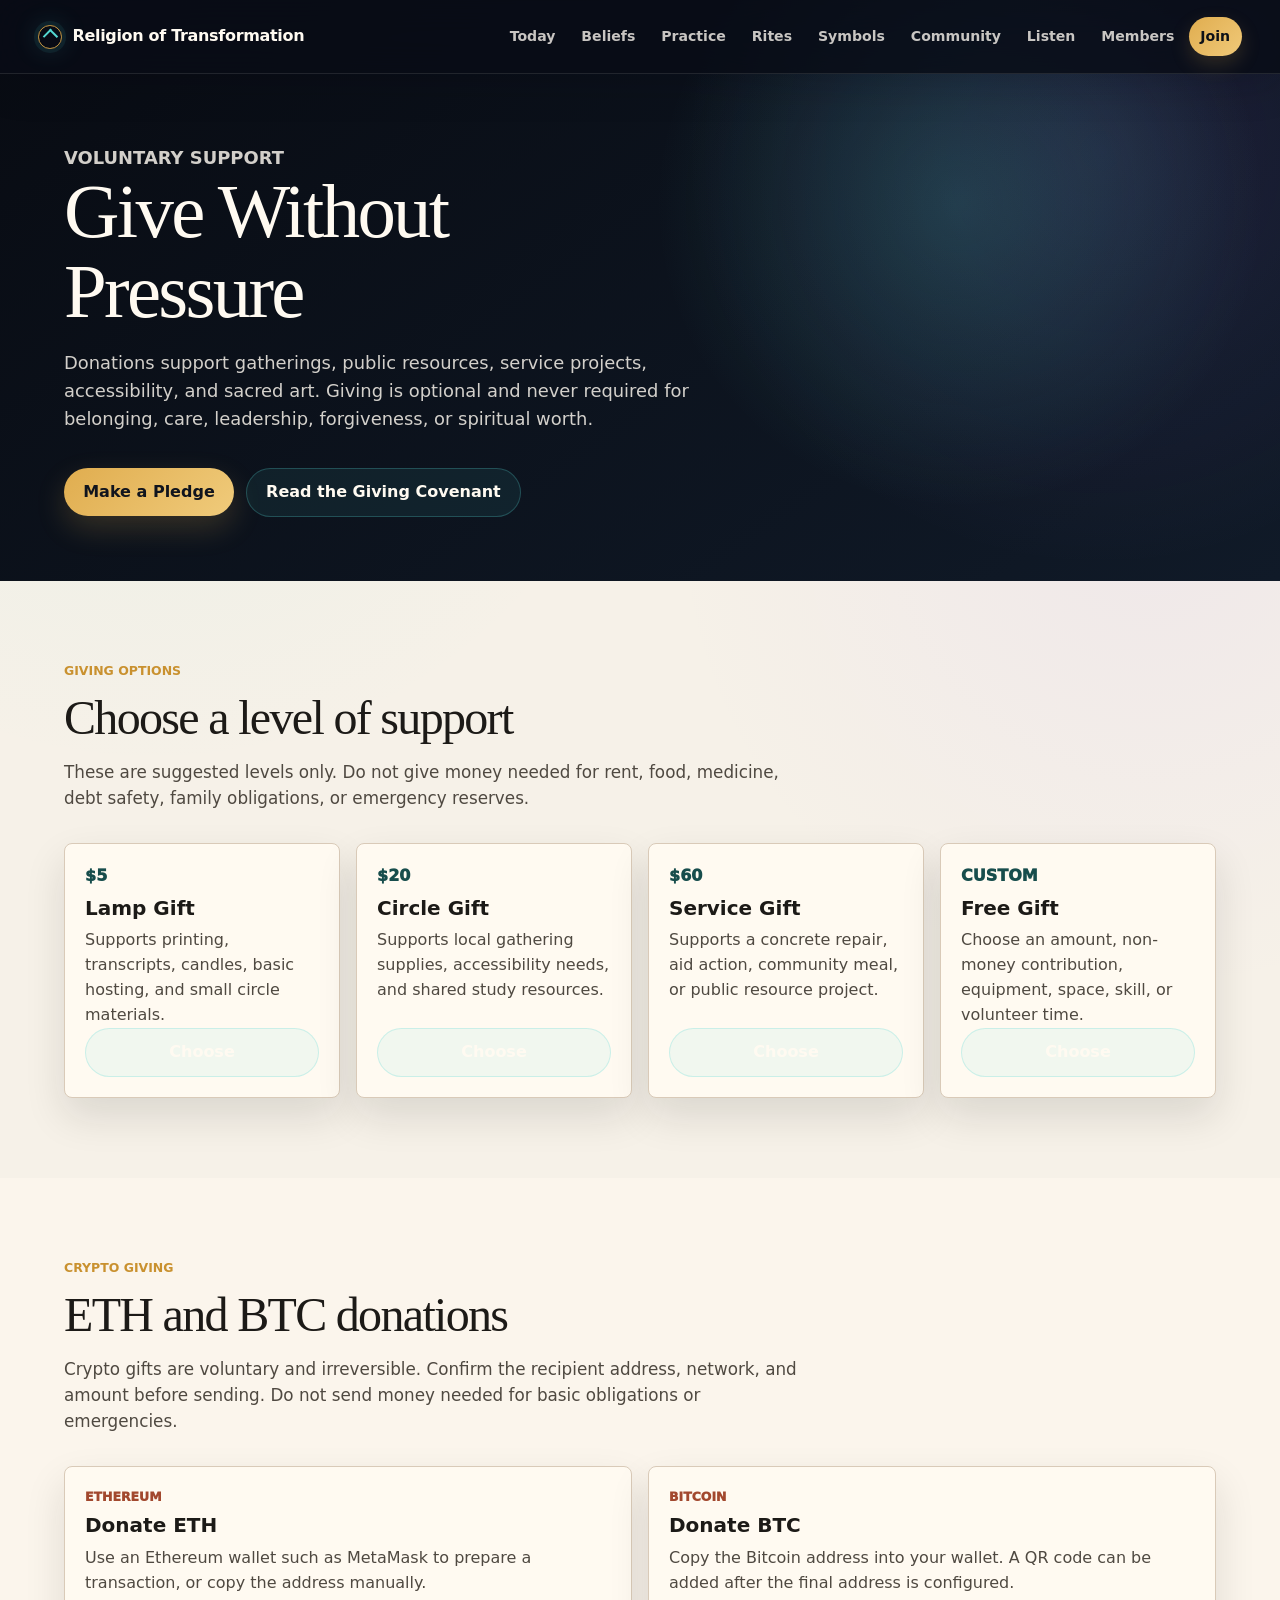
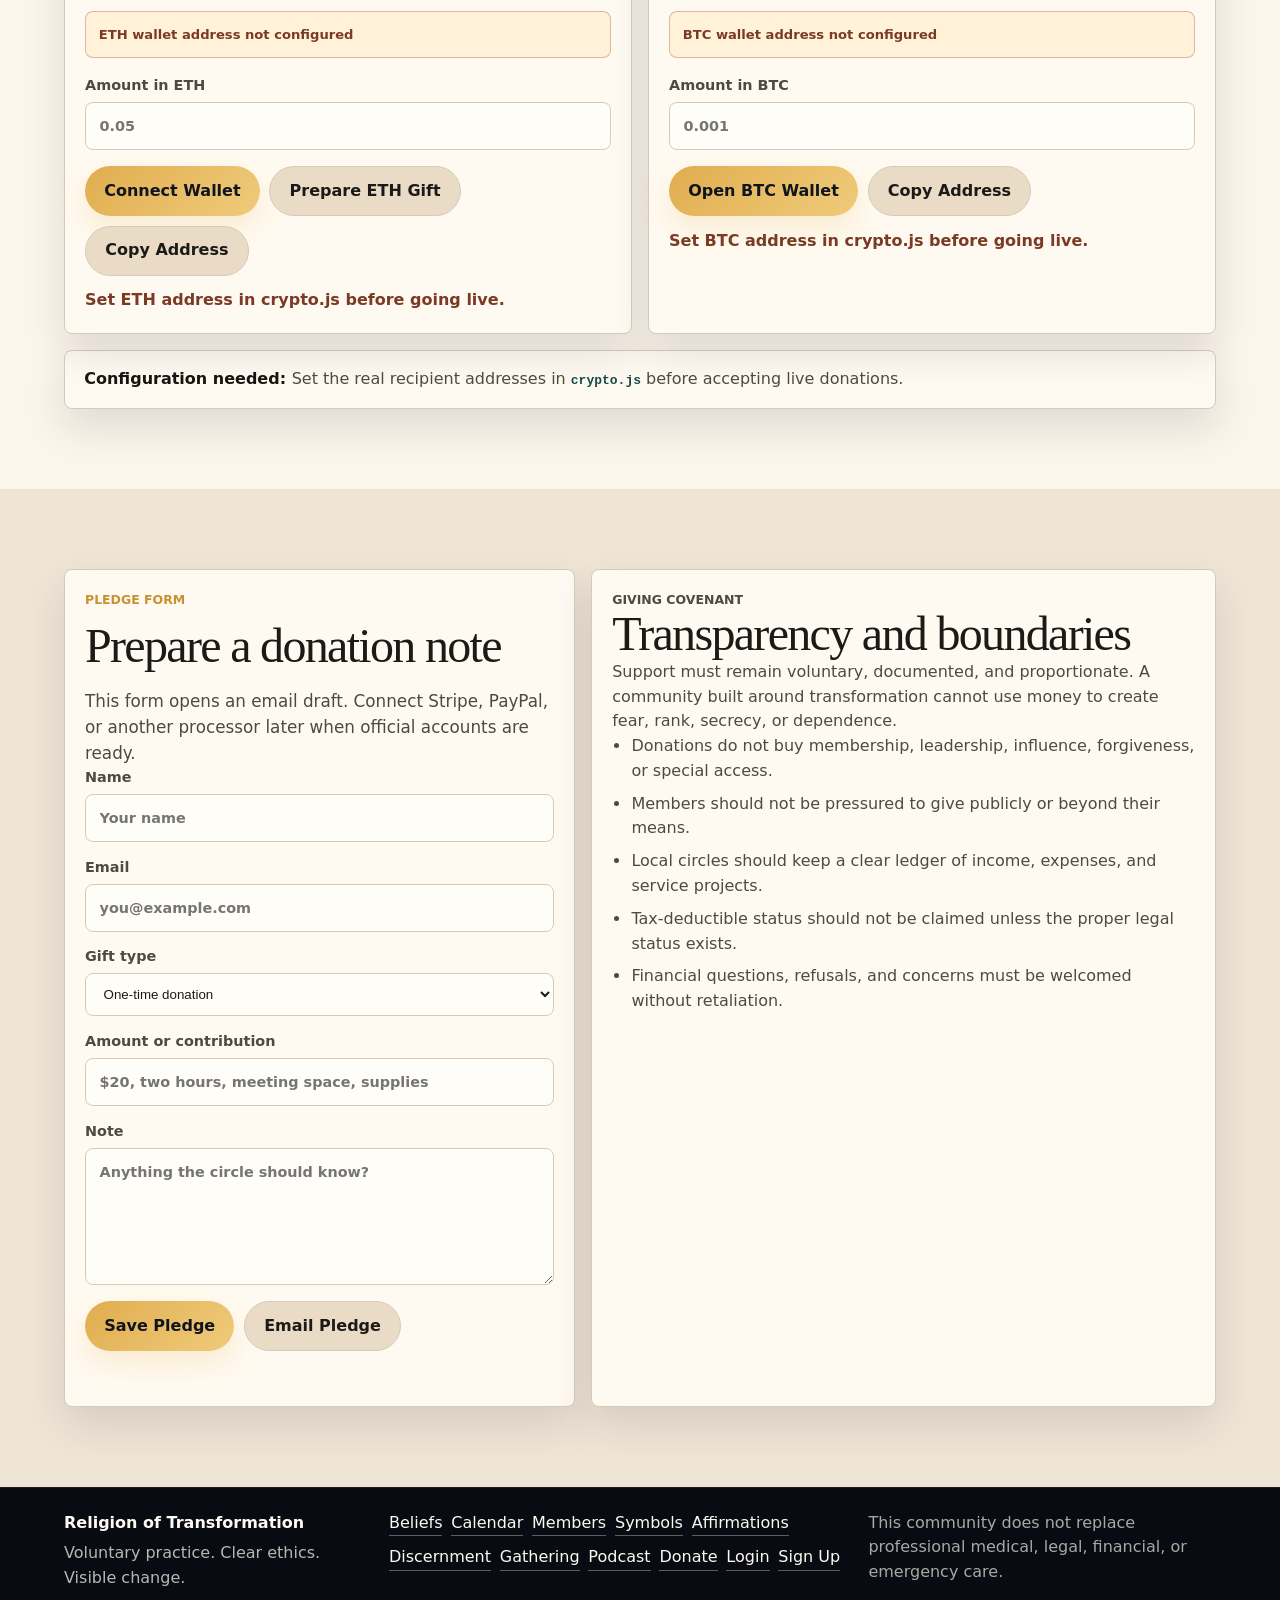
<file: donate.html>
<!doctype html>
<html lang="en">
<head>
  <meta charset="utf-8">
  <meta name="viewport" content="width=device-width, initial-scale=1">
  <title>Donate | Religion of Transformation</title>
  <meta name="description" content="Support the Religion of Transformation with voluntary, transparent giving.">
  <link rel="stylesheet" href="styles.css">
  <link rel="stylesheet" href="complete.css">
  <link rel="stylesheet" href="page.css">
  <link rel="stylesheet" href="crypto.css">
  <link rel="stylesheet" href="responsive.css">
  <link rel="stylesheet" href="experience.css">
</head>
<body>
  <header class="topbar" aria-label="Site header">
    <a class="brand" href="index.html#home" aria-label="Religion of Transformation home">
      <span class="brand-mark" aria-hidden="true"></span>
      <span>Religion of Transformation</span>
    </a>
    <button class="menu-toggle" type="button" aria-controls="primary-nav" aria-expanded="false">
      <span class="menu-bars" aria-hidden="true"><span></span><span></span><span></span></span>
      <span class="menu-text">Menu</span>
    </button>
    <nav class="nav" id="primary-nav" aria-label="Primary navigation">
      <a href="index.html#beliefs">Beliefs</a>
      <a href="index.html#practice">Practice</a>
      <a href="index.html#rites">Rites</a>
      <a href="almanac.html">Almanac</a>
      <a href="symbols.html">Symbols</a>
      <a href="index.html#community">Community</a>
      <a href="podcast.html">Listen</a>
      <a href="login.html">Members</a>
      <a class="nav-join" href="index.html#join">Join</a>
    </nav>
  </header>

  <main>
    <section class="page-hero" aria-labelledby="donate-title">
      <div class="page-hero-content">
        <p class="eyebrow">Voluntary support</p>
        <h1 id="donate-title">Give Without Pressure</h1>
        <p>
          Donations support gatherings, public resources, service projects, accessibility, and sacred art.
          Giving is optional and never required for belonging, care, leadership, forgiveness, or spiritual worth.
        </p>
        <div class="hero-actions">
          <a class="button primary" href="#pledge">Make a Pledge</a>
          <a class="button secondary" href="#transparency">Read the Giving Covenant</a>
        </div>
      </div>
    </section>

    <section class="page-section" aria-labelledby="giving-title">
      <div class="section-heading">
        <p class="eyebrow">Giving options</p>
        <h2 id="giving-title">Choose a level of support</h2>
        <p class="section-copy">
          These are suggested levels only. Do not give money needed for rent, food, medicine, debt safety,
          family obligations, or emergency reserves.
        </p>
      </div>

      <div class="donation-grid">
        <article class="donation-card">
          <span class="donation-amount">$5</span>
          <h3>Lamp Gift</h3>
          <p>Supports printing, transcripts, candles, basic hosting, and small circle materials.</p>
          <a class="button secondary" href="#pledge">Choose</a>
        </article>
        <article class="donation-card">
          <span class="donation-amount">$20</span>
          <h3>Circle Gift</h3>
          <p>Supports local gathering supplies, accessibility needs, and shared study resources.</p>
          <a class="button secondary" href="#pledge">Choose</a>
        </article>
        <article class="donation-card">
          <span class="donation-amount">$60</span>
          <h3>Service Gift</h3>
          <p>Supports a concrete repair, aid action, community meal, or public resource project.</p>
          <a class="button secondary" href="#pledge">Choose</a>
        </article>
        <article class="donation-card">
          <span class="donation-amount">Custom</span>
          <h3>Free Gift</h3>
          <p>Choose an amount, non-money contribution, equipment, space, skill, or volunteer time.</p>
          <a class="button secondary" href="#pledge">Choose</a>
        </article>
      </div>
    </section>

    <section id="crypto" class="page-section crypto-section" aria-labelledby="crypto-title">
      <div class="section-heading">
        <p class="eyebrow">Crypto giving</p>
        <h2 id="crypto-title">ETH and BTC donations</h2>
        <p class="section-copy">
          Crypto gifts are voluntary and irreversible. Confirm the recipient address, network,
          and amount before sending. Do not send money needed for basic obligations or emergencies.
        </p>
      </div>

      <div class="crypto-grid">
        <article class="crypto-card" data-asset="eth">
          <span class="crypto-kicker">Ethereum</span>
          <h3>Donate ETH</h3>
          <p>Use an Ethereum wallet such as MetaMask to prepare a transaction, or copy the address manually.</p>
          <div class="wallet-address" id="eth-address">Wallet address not configured</div>
          <label class="crypto-amount">
            Amount in ETH
            <input id="eth-amount" type="number" min="0" step="0.0001" placeholder="0.05">
          </label>
          <div class="crypto-actions">
            <button class="button primary" id="eth-connect" type="button">Connect Wallet</button>
            <button class="button secondary" id="eth-send" type="button">Prepare ETH Gift</button>
            <button class="button secondary" id="eth-copy" type="button">Copy Address</button>
          </div>
          <p class="crypto-status" id="eth-status" role="status" aria-live="polite"></p>
        </article>

        <article class="crypto-card" data-asset="btc">
          <span class="crypto-kicker">Bitcoin</span>
          <h3>Donate BTC</h3>
          <p>Copy the Bitcoin address into your wallet. A QR code can be added after the final address is configured.</p>
          <div class="wallet-address" id="btc-address">Wallet address not configured</div>
          <label class="crypto-amount">
            Amount in BTC
            <input id="btc-amount" type="number" min="0" step="0.00000001" placeholder="0.001">
          </label>
          <div class="crypto-actions">
            <button class="button primary" id="btc-uri" type="button">Open BTC Wallet</button>
            <button class="button secondary" id="btc-copy" type="button">Copy Address</button>
          </div>
          <p class="crypto-status" id="btc-status" role="status" aria-live="polite"></p>
        </article>
      </div>

      <div class="crypto-disclosure">
        <strong>Configuration needed:</strong>
        <span>Set the real recipient addresses in <code>crypto.js</code> before accepting live donations.</span>
      </div>
    </section>

    <section id="pledge" class="page-section page-band" aria-labelledby="pledge-title">
      <div class="support-grid">
        <form class="pledge-form" id="donation-form">
          <p class="eyebrow">Pledge form</p>
          <h2 id="pledge-title">Prepare a donation note</h2>
          <p class="section-copy">
            This form opens an email draft. Connect Stripe, PayPal, or another processor later when official accounts are ready.
          </p>
          <label>
            Name
            <input id="donor-name" name="name" autocomplete="name" placeholder="Your name">
          </label>
          <label>
            Email
            <input id="donor-email" name="email" type="email" autocomplete="email" placeholder="you@example.com">
          </label>
          <label>
            Gift type
            <select id="gift-type" name="gift-type">
              <option>One-time donation</option>
              <option>Monthly donation</option>
              <option>Service or volunteer time</option>
              <option>Material or space contribution</option>
            </select>
          </label>
          <label>
            Amount or contribution
            <input id="gift-amount" name="gift-amount" placeholder="$20, two hours, meeting space, supplies">
          </label>
          <label>
            Note
            <textarea id="gift-note" name="gift-note" rows="5" placeholder="Anything the circle should know?"></textarea>
          </label>
          <div class="donation-actions">
            <button class="button primary" type="submit">Save Pledge</button>
            <a class="button secondary" id="donation-email-link" href="mailto:founding-circle@example.com">Email Pledge</a>
          </div>
          <p class="pledge-status" id="pledge-status" role="status" aria-live="polite"></p>
        </form>

        <article id="transparency" class="transparency-panel">
          <p class="eyebrow">Giving covenant</p>
          <h2>Transparency and boundaries</h2>
          <p>
            Support must remain voluntary, documented, and proportionate. A community built around transformation
            cannot use money to create fear, rank, secrecy, or dependence.
          </p>
          <ul class="transparency-list">
            <li>Donations do not buy membership, leadership, influence, forgiveness, or special access.</li>
            <li>Members should not be pressured to give publicly or beyond their means.</li>
            <li>Local circles should keep a clear ledger of income, expenses, and service projects.</li>
            <li>Tax-deductible status should not be claimed unless the proper legal status exists.</li>
            <li>Financial questions, refusals, and concerns must be welcomed without retaliation.</li>
          </ul>
        </article>
      </div>
    </section>
  </main>

  <footer class="footer complete-footer">
    <div>
      <strong>Religion of Transformation</strong>
      <p>Voluntary practice. Clear ethics. Visible change.</p>
    </div>
    <nav aria-label="Footer navigation">
      <a href="index.html#beliefs">Beliefs</a>
      <a href="index.html#calendar">Calendar</a>
      <a href="index.html#members">Members</a>
      <a href="symbols.html">Symbols</a>
      <a href="affirmations.html">Affirmations</a>
      <a href="discernment.html">Discernment</a>
      <a href="gathering.html">Gathering</a>
      <a href="podcast.html">Podcast</a>
      <a href="donate.html">Donate</a>
      <a href="login.html">Login</a>
      <a href="index.html#join">Sign Up</a>
    </nav>
    <p class="footer-note">This community does not replace professional medical, legal, financial, or emergency care.</p>
  </footer>

  <script src="donate.js"></script>
  <script src="crypto.js"></script>
  <script src="site.js"></script>
</body>
</html>
</file>
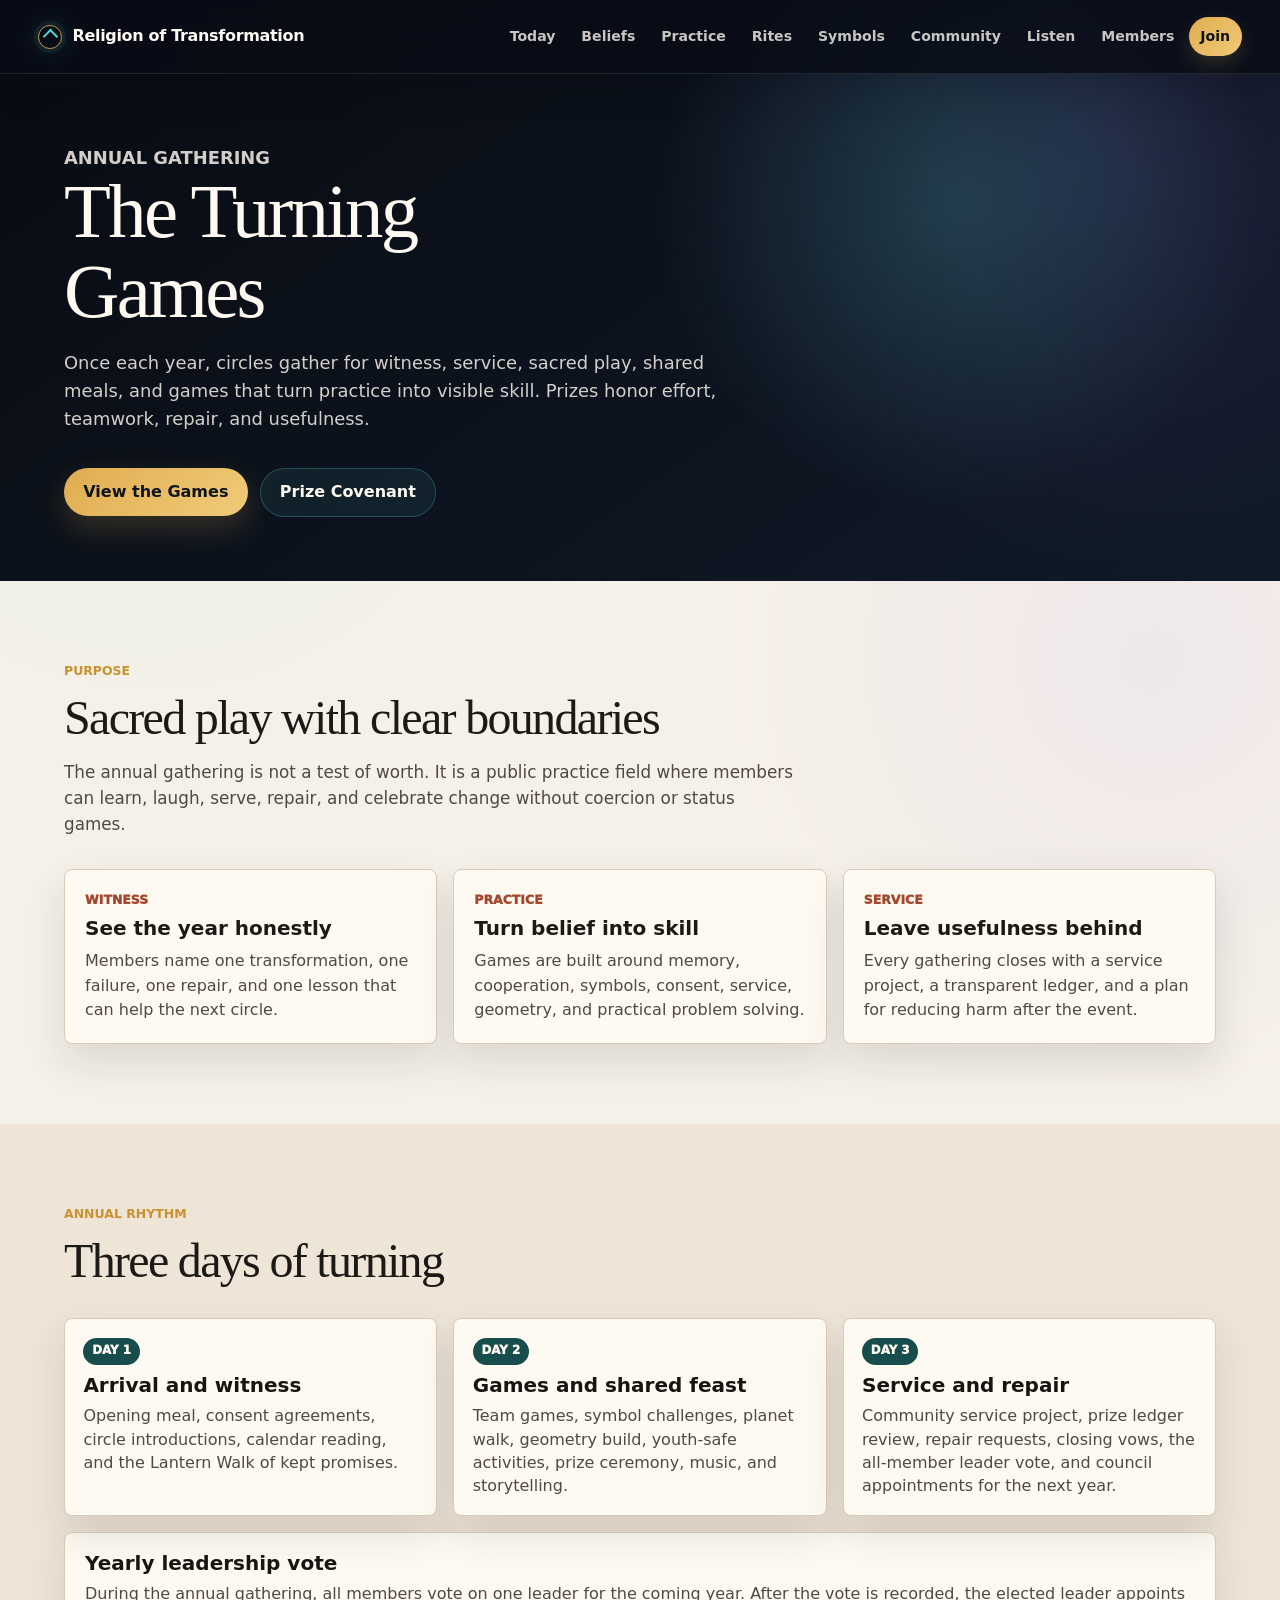
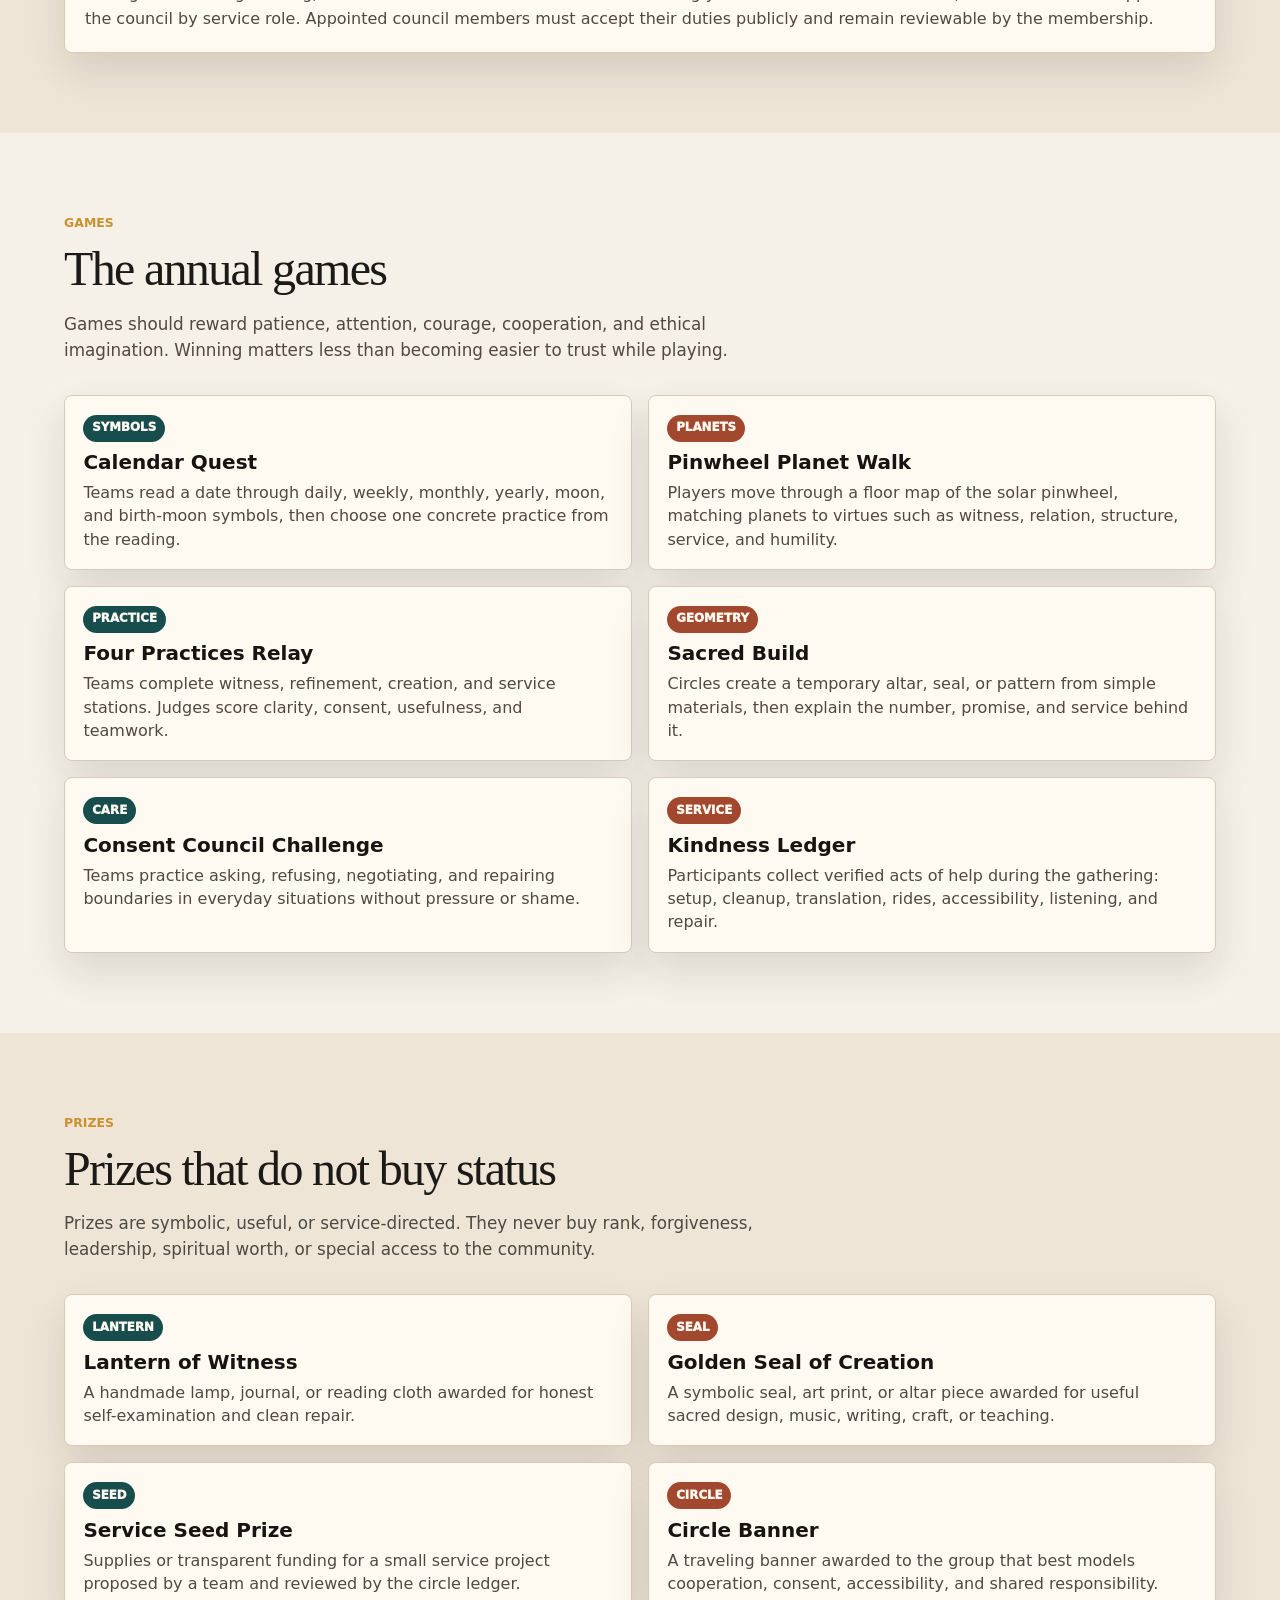
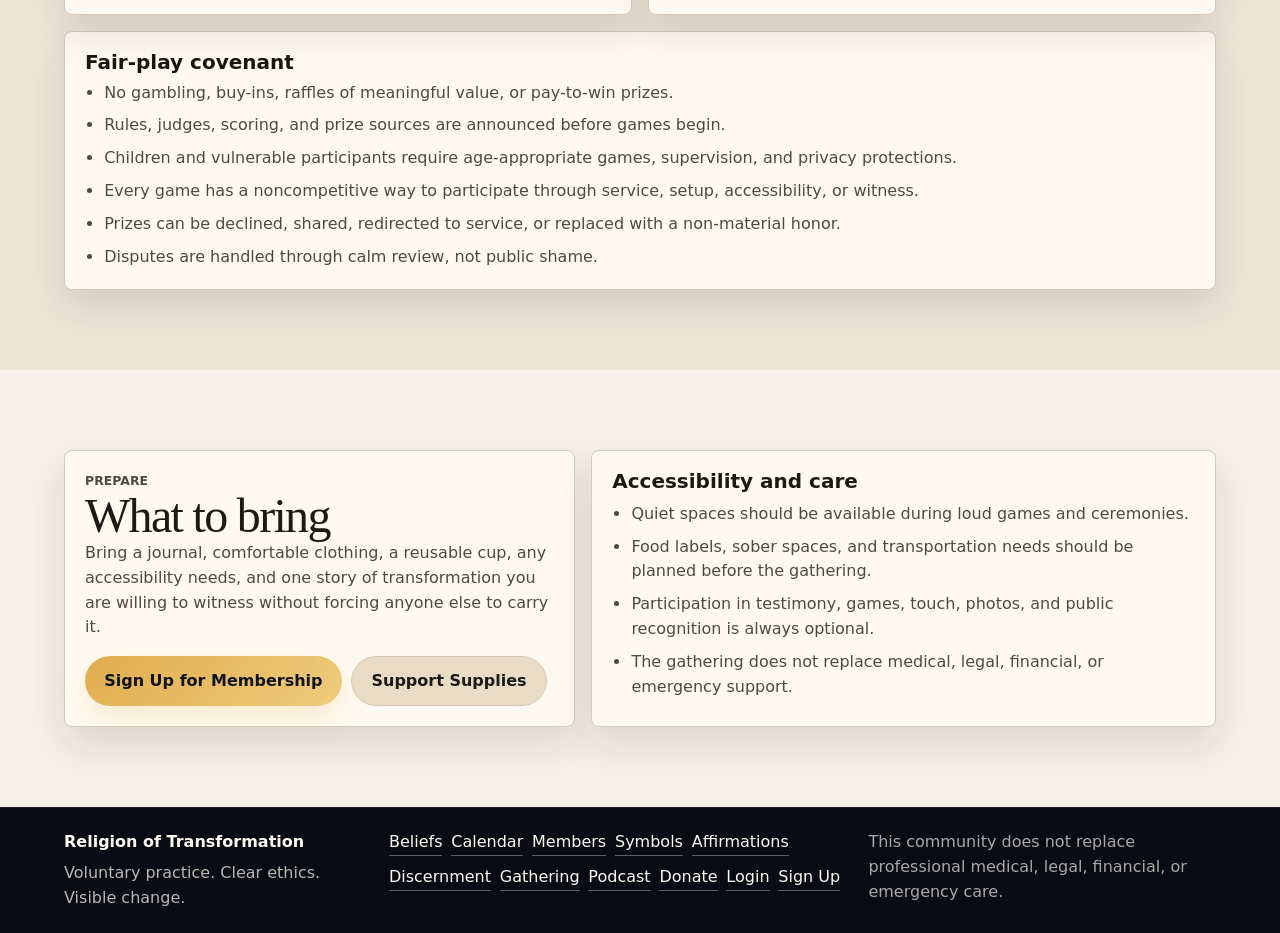
<file: gathering.html>
<!doctype html>
<html lang="en">
<head>
  <meta charset="utf-8">
  <meta name="viewport" content="width=device-width, initial-scale=1">
  <title>Annual Gathering | Religion of Transformation</title>
  <meta name="description" content="The annual gathering of the Religion of Transformation, including games, prizes, service, consent, and fair-play rules.">
  <link rel="stylesheet" href="styles.css">
  <link rel="stylesheet" href="complete.css">
  <link rel="stylesheet" href="page.css">
  <link rel="stylesheet" href="responsive.css">
  <link rel="preload" as="image" href="assets/images/annual-gathering-sundial-fractal.webp">
  <link rel="stylesheet" href="experience.css">
</head>
<body>
  <header class="topbar" aria-label="Site header">
    <a class="brand" href="index.html#home" aria-label="Religion of Transformation home">
      <span class="brand-mark" aria-hidden="true"></span>
      <span>Religion of Transformation</span>
    </a>
    <button class="menu-toggle" type="button" aria-controls="primary-nav" aria-expanded="false">
      <span class="menu-bars" aria-hidden="true"><span></span><span></span><span></span></span>
      <span class="menu-text">Menu</span>
    </button>
    <nav class="nav" id="primary-nav" aria-label="Primary navigation">
      <a href="index.html#beliefs">Beliefs</a>
      <a href="index.html#practice">Practice</a>
      <a href="index.html#rites">Rites</a>
      <a href="almanac.html">Almanac</a>
      <a href="symbols.html">Symbols</a>
      <a href="index.html#community">Community</a>
      <a href="podcast.html">Listen</a>
      <a href="login.html">Members</a>
      <a class="nav-join" href="index.html#join">Join</a>
    </nav>
  </header>

  <main>
    <section class="page-hero gathering-hero" aria-labelledby="gathering-title">
      <div class="page-hero-content">
        <p class="eyebrow">Annual gathering</p>
        <h1 id="gathering-title">The Turning Games</h1>
        <p>
          Once each year, circles gather for witness, service, sacred play, shared meals, and games
          that turn practice into visible skill. Prizes honor effort, teamwork, repair, and usefulness.
        </p>
        <div class="hero-actions">
          <a class="button primary" href="#games">View the Games</a>
          <a class="button secondary" href="#prizes">Prize Covenant</a>
        </div>
      </div>
    </section>

    <section class="page-section" aria-labelledby="purpose-title">
      <div class="section-heading">
        <p class="eyebrow">Purpose</p>
        <h2 id="purpose-title">Sacred play with clear boundaries</h2>
        <p class="section-copy">
          The annual gathering is not a test of worth. It is a public practice field where members
          can learn, laugh, serve, repair, and celebrate change without coercion or status games.
        </p>
      </div>

      <div class="page-grid">
        <article class="page-card">
          <span class="safe-note">Witness</span>
          <h3>See the year honestly</h3>
          <p>Members name one transformation, one failure, one repair, and one lesson that can help the next circle.</p>
        </article>
        <article class="page-card">
          <span class="safe-note">Practice</span>
          <h3>Turn belief into skill</h3>
          <p>Games are built around memory, cooperation, symbols, consent, service, geometry, and practical problem solving.</p>
        </article>
        <article class="page-card">
          <span class="safe-note">Service</span>
          <h3>Leave usefulness behind</h3>
          <p>Every gathering closes with a service project, a transparent ledger, and a plan for reducing harm after the event.</p>
        </article>
      </div>
    </section>

    <section class="page-section page-band" aria-labelledby="schedule-title">
      <div class="section-heading">
        <p class="eyebrow">Annual rhythm</p>
        <h2 id="schedule-title">Three days of turning</h2>
      </div>

      <div class="gathering-timeline">
        <article>
          <span>Day 1</span>
          <h3>Arrival and witness</h3>
          <p>Opening meal, consent agreements, circle introductions, calendar reading, and the Lantern Walk of kept promises.</p>
        </article>
        <article>
          <span>Day 2</span>
          <h3>Games and shared feast</h3>
          <p>Team games, symbol challenges, planet walk, geometry build, youth-safe activities, prize ceremony, music, and storytelling.</p>
        </article>
        <article>
          <span>Day 3</span>
          <h3>Service and repair</h3>
          <p>Community service project, prize ledger review, repair requests, closing vows, the all-member leader vote, and council appointments for the next year.</p>
        </article>
      </div>

      <article class="transparency-panel gathering-covenant">
        <h3>Yearly leadership vote</h3>
        <p>
          During the annual gathering, all members vote on one leader for the coming year.
          After the vote is recorded, the elected leader appoints the council by service role.
          Appointed council members must accept their duties publicly and remain reviewable by the membership.
        </p>
      </article>
    </section>

    <section id="games" class="page-section" aria-labelledby="games-title">
      <div class="section-heading">
        <p class="eyebrow">Games</p>
        <h2 id="games-title">The annual games</h2>
        <p class="section-copy">
          Games should reward patience, attention, courage, cooperation, and ethical imagination.
          Winning matters less than becoming easier to trust while playing.
        </p>
      </div>

      <div class="game-grid">
        <article class="game-card">
          <span>Symbols</span>
          <h3>Calendar Quest</h3>
          <p>Teams read a date through daily, weekly, monthly, yearly, moon, and birth-moon symbols, then choose one concrete practice from the reading.</p>
        </article>
        <article class="game-card">
          <span>Planets</span>
          <h3>Pinwheel Planet Walk</h3>
          <p>Players move through a floor map of the solar pinwheel, matching planets to virtues such as witness, relation, structure, service, and humility.</p>
        </article>
        <article class="game-card">
          <span>Practice</span>
          <h3>Four Practices Relay</h3>
          <p>Teams complete witness, refinement, creation, and service stations. Judges score clarity, consent, usefulness, and teamwork.</p>
        </article>
        <article class="game-card">
          <span>Geometry</span>
          <h3>Sacred Build</h3>
          <p>Circles create a temporary altar, seal, or pattern from simple materials, then explain the number, promise, and service behind it.</p>
        </article>
        <article class="game-card">
          <span>Care</span>
          <h3>Consent Council Challenge</h3>
          <p>Teams practice asking, refusing, negotiating, and repairing boundaries in everyday situations without pressure or shame.</p>
        </article>
        <article class="game-card">
          <span>Service</span>
          <h3>Kindness Ledger</h3>
          <p>Participants collect verified acts of help during the gathering: setup, cleanup, translation, rides, accessibility, listening, and repair.</p>
        </article>
      </div>
    </section>

    <section id="prizes" class="page-section page-band" aria-labelledby="prizes-title">
      <div class="section-heading">
        <p class="eyebrow">Prizes</p>
        <h2 id="prizes-title">Prizes that do not buy status</h2>
        <p class="section-copy">
          Prizes are symbolic, useful, or service-directed. They never buy rank, forgiveness,
          leadership, spiritual worth, or special access to the community.
        </p>
      </div>

      <div class="prize-grid">
        <article class="prize-card">
          <span class="prize-mark">Lantern</span>
          <h3>Lantern of Witness</h3>
          <p>A handmade lamp, journal, or reading cloth awarded for honest self-examination and clean repair.</p>
        </article>
        <article class="prize-card">
          <span class="prize-mark">Seal</span>
          <h3>Golden Seal of Creation</h3>
          <p>A symbolic seal, art print, or altar piece awarded for useful sacred design, music, writing, craft, or teaching.</p>
        </article>
        <article class="prize-card">
          <span class="prize-mark">Seed</span>
          <h3>Service Seed Prize</h3>
          <p>Supplies or transparent funding for a small service project proposed by a team and reviewed by the circle ledger.</p>
        </article>
        <article class="prize-card">
          <span class="prize-mark">Circle</span>
          <h3>Circle Banner</h3>
          <p>A traveling banner awarded to the group that best models cooperation, consent, accessibility, and shared responsibility.</p>
        </article>
      </div>

      <article class="transparency-panel gathering-covenant">
        <h3>Fair-play covenant</h3>
        <ul class="transparency-list">
          <li>No gambling, buy-ins, raffles of meaningful value, or pay-to-win prizes.</li>
          <li>Rules, judges, scoring, and prize sources are announced before games begin.</li>
          <li>Children and vulnerable participants require age-appropriate games, supervision, and privacy protections.</li>
          <li>Every game has a noncompetitive way to participate through service, setup, accessibility, or witness.</li>
          <li>Prizes can be declined, shared, redirected to service, or replaced with a non-material honor.</li>
          <li>Disputes are handled through calm review, not public shame.</li>
        </ul>
      </article>
    </section>

    <section class="page-section" aria-labelledby="prepare-title">
      <div class="support-grid">
        <article class="subscribe-panel">
          <p class="eyebrow">Prepare</p>
          <h2 id="prepare-title">What to bring</h2>
          <p>
            Bring a journal, comfortable clothing, a reusable cup, any accessibility needs, and one
            story of transformation you are willing to witness without forcing anyone else to carry it.
          </p>
          <div class="subscribe-actions">
            <a class="button primary" href="index.html#join">Sign Up for Membership</a>
            <a class="button secondary" href="donate.html">Support Supplies</a>
          </div>
        </article>
        <article class="transparency-panel">
          <h3>Accessibility and care</h3>
          <ul class="transparency-list">
            <li>Quiet spaces should be available during loud games and ceremonies.</li>
            <li>Food labels, sober spaces, and transportation needs should be planned before the gathering.</li>
            <li>Participation in testimony, games, touch, photos, and public recognition is always optional.</li>
            <li>The gathering does not replace medical, legal, financial, or emergency support.</li>
          </ul>
        </article>
      </div>
    </section>
  </main>

  <footer class="footer complete-footer">
    <div>
      <strong>Religion of Transformation</strong>
      <p>Voluntary practice. Clear ethics. Visible change.</p>
    </div>
    <nav aria-label="Footer navigation">
      <a href="index.html#beliefs">Beliefs</a>
      <a href="index.html#calendar">Calendar</a>
      <a href="index.html#members">Members</a>
      <a href="symbols.html">Symbols</a>
      <a href="affirmations.html">Affirmations</a>
      <a href="discernment.html">Discernment</a>
      <a href="gathering.html">Gathering</a>
      <a href="podcast.html">Podcast</a>
      <a href="donate.html">Donate</a>
      <a href="login.html">Login</a>
      <a href="index.html#join">Sign Up</a>
    </nav>
    <p class="footer-note">This community does not replace professional medical, legal, financial, or emergency care.</p>
  </footer>
  <script src="site.js"></script>
</body>
</html>
</file>
<file: styles.css>
:root {
  --ink: #1c1a17;
  --ink-soft: #4f4941;
  --paper: #f7f1e8;
  --paper-strong: #fffaf1;
  --line: #d9cab8;
  --gold: #c9912f;
  --gold-dark: #8d6117;
  --teal: #24706c;
  --teal-dark: #174d4c;
  --rust: #a2482e;
  --green: #486b3b;
  --night: #171411;
  --night-soft: #2c241e;
  --shadow: 0 18px 40px rgba(28, 26, 23, 0.12);
}

* {
  box-sizing: border-box;
}

html {
  scroll-behavior: smooth;
}

body {
  margin: 0;
  background: var(--paper);
  color: var(--ink);
  font-family: Inter, ui-sans-serif, system-ui, -apple-system, BlinkMacSystemFont, "Segoe UI", sans-serif;
  line-height: 1.55;
}

a {
  color: inherit;
  text-decoration: none;
}

button,
input,
textarea {
  font: inherit;
}

.topbar {
  position: fixed;
  z-index: 20;
  top: 0;
  left: 0;
  right: 0;
  display: flex;
  align-items: center;
  justify-content: space-between;
  gap: 1rem;
  padding: 0.85rem clamp(1rem, 4vw, 3rem);
  color: var(--paper-strong);
  background: rgba(23, 20, 17, 0.78);
  border-bottom: 1px solid rgba(255, 250, 241, 0.14);
  backdrop-filter: blur(14px);
}

.brand {
  display: inline-flex;
  align-items: center;
  gap: 0.65rem;
  min-width: 12rem;
  font-weight: 800;
}

.brand-mark {
  width: 1.2rem;
  height: 1.2rem;
  border: 2px solid var(--gold);
  border-radius: 50%;
  position: relative;
  flex: 0 0 auto;
}

.brand-mark::before,
.brand-mark::after {
  content: "";
  position: absolute;
  inset: 0.28rem;
  border-top: 2px solid var(--gold);
  transform: rotate(45deg);
}

.brand-mark::after {
  transform: rotate(-45deg);
}

.nav {
  display: flex;
  align-items: center;
  justify-content: flex-end;
  gap: 0.3rem;
  flex-wrap: wrap;
}

.nav a {
  min-height: 2.35rem;
  display: inline-flex;
  align-items: center;
  justify-content: center;
  padding: 0.45rem 0.75rem;
  border-radius: 999px;
  color: rgba(255, 250, 241, 0.86);
  font-size: 0.94rem;
}

.nav a:hover,
.nav a:focus-visible {
  background: rgba(255, 250, 241, 0.12);
  outline: none;
}

.nav-join {
  color: var(--night) !important;
  background: var(--gold);
  font-weight: 800;
}

.hero {
  min-height: 88svh;
  position: relative;
  display: grid;
  align-items: center;
  overflow: hidden;
  background: var(--night);
  color: var(--paper-strong);
  padding: 8rem clamp(1rem, 5vw, 5rem) 5rem;
}

.hero::after {
  content: "";
  position: absolute;
  inset: 0;
  background:
    linear-gradient(90deg, rgba(23, 20, 17, 0.88) 0%, rgba(23, 20, 17, 0.62) 45%, rgba(23, 20, 17, 0.2) 100%);
  pointer-events: none;
}

#transformation-canvas {
  position: absolute;
  inset: 0;
  width: 100%;
  height: 100%;
}

.hero-content {
  position: relative;
  z-index: 1;
  width: min(44rem, 100%);
}

.eyebrow,
.panel-kicker {
  margin: 0 0 0.75rem;
  color: var(--gold);
  font-size: 0.78rem;
  font-weight: 900;
  text-transform: uppercase;
  letter-spacing: 0;
}

h1,
h2,
h3,
p {
  overflow-wrap: anywhere;
}

h1,
h2,
h3 {
  margin: 0;
  line-height: 1.05;
}

h1 {
  font-size: 4.8rem;
  max-width: 11ch;
}

h2 {
  font-size: 3rem;
}

h3 {
  font-size: 1.25rem;
}

.hero-copy {
  width: min(38rem, 100%);
  margin: 1.2rem 0 0;
  color: rgba(255, 250, 241, 0.84);
  font-size: 1.15rem;
}

.hero-actions,
.form-actions,
.calendar-actions {
  display: flex;
  align-items: center;
  flex-wrap: wrap;
  gap: 0.75rem;
}

.hero-actions {
  margin-top: 2rem;
}

.button,
.icon-button {
  min-height: 2.75rem;
  border: 0;
  border-radius: 999px;
  display: inline-flex;
  align-items: center;
  justify-content: center;
  cursor: pointer;
  transition: transform 160ms ease, box-shadow 160ms ease, background 160ms ease;
}

.button {
  padding: 0.72rem 1.05rem;
  font-weight: 850;
}

.button.compact {
  min-height: 2.45rem;
  padding: 0.55rem 0.85rem;
  font-size: 0.92rem;
}

.button.primary {
  background: var(--gold);
  color: var(--night);
  box-shadow: 0 10px 24px rgba(201, 145, 47, 0.22);
}

.button.secondary {
  background: rgba(255, 250, 241, 0.12);
  color: var(--paper-strong);
  border: 1px solid rgba(255, 250, 241, 0.25);
}

.button:hover,
.icon-button:hover,
.button:focus-visible,
.icon-button:focus-visible {
  transform: translateY(-1px);
  outline: none;
}

.scroll-cue {
  position: absolute;
  z-index: 1;
  bottom: 1.6rem;
  left: 50%;
  width: 2.4rem;
  height: 2.4rem;
  display: grid;
  place-items: center;
  transform: translateX(-50%);
  border: 1px solid rgba(255, 250, 241, 0.35);
  border-radius: 50%;
}

.scroll-cue span {
  width: 0.55rem;
  height: 0.55rem;
  border-right: 2px solid var(--paper-strong);
  border-bottom: 2px solid var(--paper-strong);
  transform: translateY(-0.15rem) rotate(45deg);
}

.section {
  padding: 6rem clamp(1rem, 5vw, 5rem);
}

.section-heading {
  max-width: 46rem;
  margin-bottom: 2rem;
}

.section-copy {
  margin: 1rem 0 0;
  color: var(--ink-soft);
  font-size: 1.05rem;
}

.practice-grid,
.ethics-list,
.calendar-reference {
  display: grid;
  grid-template-columns: repeat(4, minmax(0, 1fr));
  gap: 1rem;
}

.practice-card,
.ethics-list article,
.calendar-reference article,
.schedule-row,
.today-panel,
.calendar-board,
.join-form {
  border: 1px solid var(--line);
  border-radius: 8px;
  background: var(--paper-strong);
  box-shadow: var(--shadow);
}

.practice-card,
.ethics-list article,
.calendar-reference article {
  padding: 1.35rem;
}

.card-index {
  display: block;
  margin-bottom: 2.2rem;
  color: var(--teal);
  font-weight: 900;
}

.practice-card h3,
.ethics-list h3,
.calendar-reference h3 {
  margin-bottom: 0.65rem;
}

.practice-card p,
.ethics-list p,
.calendar-reference p {
  margin: 0;
  color: var(--ink-soft);
}

.split-section {
  display: grid;
  grid-template-columns: minmax(0, 0.9fr) minmax(18rem, 1.1fr);
  gap: clamp(2rem, 5vw, 4rem);
  align-items: start;
  background: #efe5d7;
}

.schedule {
  display: grid;
  gap: 0.9rem;
}

.schedule-row {
  padding: 1.1rem;
}

.schedule-row span {
  color: var(--rust);
  font-size: 0.78rem;
  font-weight: 900;
  text-transform: uppercase;
}

.schedule-row strong {
  display: block;
  margin: 0.15rem 0 0.35rem;
  font-size: 1.08rem;
}

.schedule-row p {
  margin: 0;
  color: var(--ink-soft);
}

.calendar-section {
  background: #f8f4ed;
}

.calendar-shell {
  display: grid;
  grid-template-columns: minmax(17rem, 0.78fr) minmax(0, 1.6fr);
  gap: 1rem;
  align-items: stretch;
}

.today-panel {
  padding: 1.35rem;
  background: var(--night);
  color: var(--paper-strong);
}

.today-panel .panel-kicker,
.month-title .panel-kicker {
  display: block;
  margin-bottom: 0.35rem;
}

.today-panel h3 {
  font-size: 1.65rem;
  line-height: 1.12;
}

.today-panel p {
  color: rgba(255, 250, 241, 0.76);
}

.date-metrics {
  display: grid;
  gap: 0.7rem;
  margin: 1.25rem 0;
}

.date-metrics div {
  padding: 0.85rem;
  border: 1px solid rgba(255, 250, 241, 0.16);
  border-radius: 8px;
  background: rgba(255, 250, 241, 0.06);
}

.date-metrics dt {
  color: rgba(255, 250, 241, 0.6);
  font-size: 0.74rem;
  font-weight: 900;
  text-transform: uppercase;
}

.date-metrics dd {
  margin: 0.22rem 0 0;
  font-weight: 800;
}

.common-symbols {
  margin: 1.25rem 0;
  padding: 0.85rem;
  border: 1px solid rgba(255, 250, 241, 0.16);
  border-radius: 8px;
  background: rgba(255, 250, 241, 0.06);
}

.common-symbols > strong {
  display: block;
  margin-bottom: 0.55rem;
  color: rgba(255, 250, 241, 0.7);
  font-size: 0.74rem;
  font-weight: 900;
  text-transform: uppercase;
}

.common-symbols ul {
  display: grid;
  gap: 0.55rem;
  margin: 0;
  padding: 0;
  list-style: none;
}

.common-symbols li {
  display: grid;
  gap: 0.18rem;
  padding-top: 0.55rem;
  border-top: 1px solid rgba(255, 250, 241, 0.12);
}

.common-symbols li:first-child {
  padding-top: 0;
  border-top: 0;
}

.common-symbols li strong {
  color: rgba(255, 250, 241, 0.6);
  font-size: 0.72rem;
  font-weight: 900;
  text-transform: uppercase;
}

.common-symbols li span {
  color: var(--paper-strong);
  font-weight: 850;
}

.common-symbols li em {
  display: block;
  margin-top: 0.18rem;
  color: rgba(255, 250, 241, 0.72);
  font-size: 0.88rem;
  font-style: normal;
  font-weight: 500;
  line-height: 1.35;
}

.selected-holidays {
  display: flex;
  flex-direction: column;
  gap: 0.55rem;
}

.holiday-note {
  padding: 0.75rem;
  border-radius: 8px;
  background: rgba(201, 145, 47, 0.14);
  border: 1px solid rgba(201, 145, 47, 0.28);
}

.holiday-note strong {
  display: block;
}

.holiday-note span {
  color: rgba(255, 250, 241, 0.74);
  font-size: 0.92rem;
}

.calendar-board {
  padding: 1rem;
  overflow: hidden;
}

.calendar-toolbar {
  display: flex;
  align-items: flex-start;
  justify-content: space-between;
  gap: 1rem;
  padding: 0.35rem 0.2rem 1rem;
}

.month-title h3 {
  font-size: 1.55rem;
}

.icon-button {
  width: 2.45rem;
  min-width: 2.45rem;
  color: var(--paper-strong);
  background: var(--teal-dark);
  font-weight: 900;
}

.date-picker {
  display: flex;
  align-items: center;
  gap: 0.55rem;
  min-height: 2.45rem;
  padding: 0.2rem 0.2rem 0.2rem 0.7rem;
  border: 1px solid var(--line);
  border-radius: 999px;
  color: var(--ink-soft);
  background: #fffdf8;
  font-size: 0.88rem;
  font-weight: 800;
}

.date-picker input {
  min-height: 2rem;
  width: 9.8rem;
  border: 0;
  color: var(--ink);
  background: transparent;
}

.council-section {
  background: #efe5d7;
}

.council-grid,
.symbol-scale-grid {
  display: grid;
  gap: 1rem;
}

.council-grid,
.symbol-scale-grid {
  grid-template-columns: repeat(4, minmax(0, 1fr));
}

.council-grid article,
.symbol-scale-grid article {
  border: 1px solid var(--line);
  border-radius: 8px;
  background: var(--paper-strong);
  box-shadow: var(--shadow);
  padding: 1.15rem;
}

.council-grid span,
.symbol-scale-grid span {
  display: block;
  margin-bottom: 0.55rem;
  color: var(--rust);
  font-size: 0.78rem;
  font-weight: 950;
  text-transform: uppercase;
}

.council-grid p,
.symbol-scale-grid p {
  margin-bottom: 0;
  color: var(--ink-soft);
}

.council-election {
  display: grid;
  grid-template-columns: minmax(0, 0.85fr) minmax(18rem, 1.15fr);
  gap: 1.2rem;
  margin-top: 1.25rem;
  padding: 1.25rem;
  border: 1px solid var(--line);
  border-radius: 8px;
  background: var(--paper-strong);
  box-shadow: var(--shadow);
}

.council-election h3 {
  margin-top: 0;
}

.council-election p {
  margin-bottom: 0;
  color: var(--ink-soft);
}

.council-election-list {
  display: grid;
  gap: 0.65rem;
  margin: 0;
  padding-left: 1.2rem;
  color: var(--ink-soft);
}

.council-election-list li::marker {
  color: var(--rust);
  font-weight: 900;
}

.council-election-list strong {
  color: var(--ink);
}

.member-section {
  background: var(--paper);
}

.member-profile-grid {
  display: grid;
  grid-template-columns: repeat(3, minmax(0, 1fr));
  gap: 1rem;
}

.member-group-photo {
  margin: 0 0 1.35rem;
  border: 1px solid var(--line);
  border-radius: 8px;
  overflow: hidden;
  background: var(--paper-strong);
  box-shadow: var(--shadow);
}

.member-group-photo picture,
.member-group-photo img {
  display: block;
  width: 100%;
}

.member-group-photo img {
  aspect-ratio: 1812 / 868;
  object-fit: cover;
  object-position: center;
}

.member-group-photo figcaption {
  padding: 0.8rem 1rem;
  color: var(--ink-soft);
  font-size: 0.9rem;
  font-weight: 800;
}

.member-profile-card {
  display: flex;
  flex-direction: column;
  gap: 0.7rem;
  min-height: 100%;
  padding: 1.15rem;
  border: 1px solid var(--line);
  border-radius: 8px;
  background: var(--paper-strong);
  box-shadow: var(--shadow);
}

.member-profile-card > span {
  color: var(--rust);
  font-size: 0.78rem;
  font-weight: 950;
  text-transform: uppercase;
}

.member-profile-card h3 {
  margin: 0;
}

.member-profile-card p {
  margin: 0;
  color: var(--ink-soft);
}

.member-profile-card dl {
  display: grid;
  gap: 0.55rem;
  margin: auto 0 0;
  padding-top: 0.75rem;
  border-top: 1px solid var(--line);
}

.member-profile-card dl div {
  display: grid;
  gap: 0.16rem;
}

.member-profile-card dt {
  color: var(--ink-soft);
  font-size: 0.72rem;
  font-weight: 900;
  text-transform: uppercase;
}

.member-profile-card dd {
  margin: 0;
  color: var(--ink);
  font-weight: 800;
}

.calendar-symbols {
  margin-top: 2rem;
}

.compact-heading h3 {
  font-size: 2rem;
}

.calendar-weekdays,
.calendar-grid {
  display: grid;
  grid-template-columns: repeat(7, minmax(0, 1fr));
  gap: 0.35rem;
}

.calendar-weekdays {
  margin-bottom: 0.35rem;
}

.calendar-weekdays span {
  color: var(--ink-soft);
  font-size: 0.78rem;
  font-weight: 900;
  text-align: center;
  text-transform: uppercase;
}

.testimonials-section {
  background: #efe5d7;
}

.testimonial-grid {
  display: grid;
  grid-template-columns: repeat(3, minmax(0, 1fr));
  gap: 1rem;
}

.testimonial-card,
.recovery-note {
  border: 1px solid var(--line);
  border-radius: 8px;
  background: var(--paper-strong);
  box-shadow: var(--shadow);
}

.testimonial-card {
  padding: 1.25rem;
}

.testimonial-card span {
  display: block;
  margin-bottom: 0.65rem;
  color: var(--rust);
  font-size: 0.78rem;
  font-weight: 950;
  text-transform: uppercase;
}

.testimonial-card p {
  margin: 0;
  color: var(--ink-soft);
}

.testimonial-card strong {
  display: block;
  margin-top: 1rem;
  color: var(--ink);
  font-size: 0.9rem;
}

.recovery-note {
  margin-top: 1rem;
  border-left: 4px solid var(--teal);
  padding: 1rem 1.1rem;
  color: var(--ink-soft);
}

.recovery-note strong {
  color: var(--ink);
}

.calendar-day {
  min-height: 7.2rem;
  border: 1px solid var(--line);
  border-radius: 8px;
  padding: 0.55rem;
  display: flex;
  flex-direction: column;
  gap: 0.22rem;
  text-align: left;
  color: var(--ink);
  background: #fffdf8;
  cursor: pointer;
}

.calendar-day:hover,
.calendar-day:focus-visible {
  outline: 2px solid var(--teal);
  outline-offset: 1px;
}

.calendar-day.is-outside {
  opacity: 0.45;
}

.calendar-day.is-selected {
  border-color: var(--teal);
  background: #e9f2ef;
}

.calendar-day.is-today {
  box-shadow: inset 0 0 0 2px var(--gold);
}

.calendar-day.has-high {
  background: #fff2d9;
}

.day-top {
  display: flex;
  align-items: baseline;
  justify-content: space-between;
  gap: 0.4rem;
}

.greg-day {
  font-weight: 950;
  font-size: 1rem;
}

.trans-day,
.pulse-day {
  display: block;
  color: var(--ink-soft);
  font-size: 0.76rem;
  line-height: 1.2;
}

.pulse-day {
  color: var(--teal-dark);
  font-weight: 850;
}

.holiday-stack {
  display: flex;
  flex-wrap: wrap;
  gap: 0.25rem;
  margin-top: auto;
}

.holiday-chip {
  max-width: 100%;
  padding: 0.18rem 0.38rem;
  border-radius: 999px;
  color: var(--paper-strong);
  background: var(--teal);
  font-size: 0.66rem;
  font-weight: 900;
  line-height: 1.15;
}

.holiday-chip.high {
  background: var(--rust);
}

.holiday-chip.lunar {
  background: var(--teal-dark);
}

.holiday-chip.minor {
  color: var(--ink);
  background: #e3d2b6;
}

.calendar-reference {
  grid-template-columns: minmax(0, 0.8fr) minmax(0, 1.2fr);
  margin-top: 1rem;
}

.calendar-reference ul {
  columns: 2;
  gap: 2rem;
  margin: 0;
  padding-left: 1.1rem;
  color: var(--ink-soft);
}

.calendar-reference li {
  break-inside: avoid;
  margin-bottom: 0.5rem;
}

.ethics-section {
  background: var(--paper);
}

.ethics-list {
  grid-template-columns: repeat(2, minmax(0, 1fr));
}

.join-section {
  display: grid;
  grid-template-columns: minmax(0, 0.85fr) minmax(18rem, 1.15fr);
  gap: clamp(2rem, 5vw, 4rem);
  align-items: start;
  background: var(--night-soft);
  color: var(--paper-strong);
}

.join-copy p {
  color: rgba(255, 250, 241, 0.78);
}

.join-form {
  padding: 1.35rem;
  color: var(--ink);
}

.join-form label {
  display: grid;
  gap: 0.35rem;
  margin-bottom: 0.85rem;
  color: var(--ink-soft);
  font-size: 0.9rem;
  font-weight: 850;
}

.join-form input,
.join-form select,
.join-form textarea {
  width: 100%;
  border: 1px solid var(--line);
  border-radius: 8px;
  padding: 0.75rem 0.85rem;
  color: var(--ink);
  background: #fffdf8;
}

.join-form input:focus,
.join-form select:focus,
.join-form textarea:focus,
.date-picker input:focus {
  outline: 2px solid var(--teal);
  outline-offset: 1px;
}

.join-form .button.secondary {
  color: var(--ink);
  background: #eadbc7;
  border-color: var(--line);
}

.assigned-pseudonym-control {
  display: grid;
  grid-template-columns: minmax(0, 1fr) auto;
  gap: 0.6rem;
  align-items: stretch;
}

.assigned-pseudonym-control input[readonly] {
  color: var(--teal-dark);
  font-weight: 900;
  letter-spacing: 0;
  background: #f8efe1;
}

.pseudonym-refresh {
  min-height: 2.8rem;
  padding-inline: 0.85rem;
  white-space: nowrap;
}

.verification-panel {
  display: grid;
  gap: 0.65rem;
  margin: -0.2rem 0 0.95rem;
  padding: 0.85rem;
  border: 1px solid var(--line);
  border-radius: 8px;
  background: #fff8ec;
}

.verification-heading,
.verification-row {
  display: grid;
  gap: 0.65rem;
  align-items: center;
}

.verification-heading {
  grid-template-columns: minmax(0, 1fr) auto;
  color: var(--ink);
}

.verification-heading span {
  border-radius: 999px;
  padding: 0.25rem 0.55rem;
  color: #fffaf1;
  background: var(--rust);
  font-size: 0.72rem;
  font-weight: 950;
  text-transform: uppercase;
}

.verification-panel.is-verified .verification-heading span {
  background: var(--teal-dark);
}

.verification-row {
  grid-template-columns: auto minmax(7rem, 1fr) auto;
}

.verification-row .button {
  min-height: 2.8rem;
  padding-inline: 0.85rem;
  white-space: nowrap;
}

.verification-note {
  min-height: 1.3rem;
  margin: 0;
  color: var(--ink-soft);
  font-size: 0.84rem;
  font-weight: 700;
  line-height: 1.4;
}

.consent-check {
  grid-template-columns: auto minmax(0, 1fr);
  align-items: start;
  gap: 0.65rem;
  padding: 0.75rem;
  border: 1px solid var(--line);
  border-radius: 8px;
  background: #fffdf8;
}

.consent-check input {
  width: auto;
  margin-top: 0.2rem;
}

.consent-check span {
  color: var(--ink-soft);
  font-size: 0.9rem;
  line-height: 1.4;
}

.join-form button:disabled {
  cursor: wait;
  opacity: 0.72;
}

.form-status {
  min-height: 1.5rem;
  margin: 0.9rem 0 0;
  color: var(--teal-dark);
  font-weight: 800;
}

.footer {
  display: flex;
  justify-content: space-between;
  gap: 1rem;
  padding: 1.4rem clamp(1rem, 5vw, 5rem);
  color: rgba(255, 250, 241, 0.72);
  background: var(--night);
}

.footer p {
  margin: 0;
}

@media (max-width: 980px) {
  h1 {
    font-size: 3.8rem;
  }

  h2 {
    font-size: 2.35rem;
  }

  .practice-grid,
  .ethics-list,
  .calendar-shell,
  .join-section,
  .split-section {
    grid-template-columns: 1fr;
  }

  .practice-grid {
    grid-template-columns: repeat(2, minmax(0, 1fr));
  }

  .calendar-reference {
    grid-template-columns: 1fr;
  }
}

@media (max-width: 720px) {
  .topbar {
    position: absolute;
    align-items: flex-start;
    flex-direction: column;
  }

  .brand {
    min-width: 0;
  }

  .nav {
    justify-content: flex-start;
  }

  .nav a {
    min-height: 2rem;
    padding: 0.35rem 0.56rem;
    font-size: 0.85rem;
  }

  .hero {
    min-height: 86svh;
    padding-top: 10.5rem;
  }

  h1 {
    font-size: 3rem;
  }

  h2 {
    font-size: 2rem;
  }

  .section {
    padding-top: 4.5rem;
    padding-bottom: 4.5rem;
  }

  .practice-grid {
    grid-template-columns: 1fr;
  }

  .calendar-toolbar {
    flex-direction: column;
  }

  .calendar-actions {
    width: 100%;
  }

  .assigned-pseudonym-control,
  .verification-heading,
  .verification-row {
    grid-template-columns: 1fr;
  }

  .date-picker {
    width: 100%;
    justify-content: space-between;
    border-radius: 8px;
  }

  .date-picker input {
    width: 8.8rem;
  }

  .calendar-board {
    padding: 0.75rem;
  }

  .calendar-weekdays {
    gap: 0.2rem;
  }

  .calendar-weekdays span {
    font-size: 0.68rem;
  }

  .calendar-grid {
    gap: 0.2rem;
  }

  .calendar-day {
    min-height: 5.45rem;
    padding: 0.35rem;
  }

  .trans-day {
    font-size: 0.66rem;
  }

  .pulse-day,
  .holiday-chip {
    display: none;
  }

  .calendar-reference ul {
    columns: 1;
  }

  .footer {
    flex-direction: column;
  }
}

@media (prefers-reduced-motion: reduce) {
  *,
  *::before,
  *::after {
    scroll-behavior: auto !important;
    transition-duration: 0.01ms !important;
    animation-duration: 0.01ms !important;
    animation-iteration-count: 1 !important;
  }
}
</file>
<file: supplement.css>
.calendar-supplement {
  margin-top: 1rem;
  border: 1px solid var(--line);
  border-radius: 8px;
  background: #fffdf8;
  box-shadow: var(--shadow);
}

.supplement-intro {
  padding: 1.35rem;
  border-bottom: 1px solid var(--line);
}

.supplement-intro h3 {
  font-size: 1.65rem;
}

.supplement-intro p {
  max-width: 58rem;
  margin: 0.75rem 0 0;
  color: var(--ink-soft);
}

.supplement-grid {
  display: grid;
  grid-template-columns: repeat(2, minmax(0, 1fr));
}

.supplement-card {
  min-width: 0;
  padding: 1.2rem;
  border-right: 1px solid var(--line);
  border-bottom: 1px solid var(--line);
}

.supplement-card:nth-child(2n) {
  border-right: 0;
}

.supplement-card h4 {
  margin: 0 0 0.9rem;
  font-size: 1rem;
  line-height: 1.2;
}

.supplement-wide {
  grid-column: 1 / -1;
  border-right: 0;
}

.doctrine-list {
  display: grid;
  gap: 0.75rem;
}

.compact-list,
.house-list {
  grid-template-columns: repeat(2, minmax(0, 1fr));
}

.doctrine-entry {
  min-width: 0;
  padding: 0.8rem;
  border: 1px solid #eadbc7;
  border-radius: 8px;
  background: #fbf5ec;
}

.doctrine-entry strong {
  display: block;
  color: var(--night);
  font-size: 0.92rem;
  line-height: 1.2;
}

.doctrine-entry span {
  display: block;
  margin-top: 0.35rem;
  color: var(--ink-soft);
  font-size: 0.88rem;
  line-height: 1.42;
}

.doctrine-entry em {
  color: var(--teal-dark);
  font-style: normal;
  font-weight: 850;
}

.year-signs {
  display: grid;
  grid-template-columns: repeat(3, minmax(0, 1fr));
  gap: 0.5rem;
  max-height: 30rem;
  overflow: auto;
  padding-right: 0.25rem;
}

.year-sign {
  min-width: 0;
  padding: 0.7rem;
  border: 1px solid #eadbc7;
  border-radius: 8px;
  background: #fbf5ec;
}

.year-sign strong {
  display: block;
  color: var(--night);
  font-size: 0.86rem;
  line-height: 1.2;
}

.year-sign span {
  display: block;
  margin-top: 0.3rem;
  color: var(--ink-soft);
  font-size: 0.8rem;
  line-height: 1.35;
}

@media (max-width: 980px) {
  .compact-list,
  .house-list,
  .year-signs {
    grid-template-columns: repeat(2, minmax(0, 1fr));
  }
}

@media (max-width: 640px) {
  .supplement-grid,
  .compact-list,
  .house-list,
  .year-signs {
    grid-template-columns: 1fr;
  }

  .supplement-card,
  .supplement-card:nth-child(2n) {
    border-right: 0;
  }

  .year-signs {
    max-height: none;
    overflow: visible;
    padding-right: 0;
  }
}
</file>
<file: geometry.css>
.geometry-section {
  background: #efe5d7;
}

.geometry-principles {
  display: grid;
  grid-template-columns: repeat(4, minmax(0, 1fr));
  gap: 0.75rem;
  margin-bottom: 1rem;
}

.geometry-principles article {
  min-width: 0;
  padding: 1rem;
  border: 1px solid var(--line);
  border-radius: 8px;
  background: #fffdf8;
  box-shadow: var(--shadow);
}

.geometry-principles strong {
  display: block;
  color: var(--night);
  line-height: 1.2;
}

.geometry-principles span {
  display: block;
  margin-top: 0.35rem;
  color: var(--ink-soft);
  font-size: 0.9rem;
  line-height: 1.4;
}

.geometry-block {
  margin-top: 1rem;
  border: 1px solid var(--line);
  border-radius: 8px;
  background: #fffdf8;
  box-shadow: var(--shadow);
  overflow: hidden;
}

.geometry-block-heading {
  padding: 1.2rem;
  border-bottom: 1px solid var(--line);
}

.geometry-block-heading h3 {
  font-size: 1.55rem;
}

.geometry-block-heading p {
  max-width: 54rem;
  margin: 0.5rem 0 0;
  color: var(--ink-soft);
}

.seal-grid {
  display: grid;
  gap: 0;
}

.month-seal-grid {
  grid-template-columns: repeat(3, minmax(0, 1fr));
}

.day-symbol-grid {
  grid-template-columns: repeat(4, minmax(0, 1fr));
}

.seal-card {
  min-width: 0;
  display: grid;
  grid-template-columns: 7.25rem minmax(0, 1fr);
  gap: 0.9rem;
  align-items: start;
  padding: 1rem;
  border-right: 1px solid var(--line);
  border-bottom: 1px solid var(--line);
}

.month-seal-grid .seal-card:nth-child(3n),
.day-symbol-grid .seal-card:nth-child(4n) {
  border-right: 0;
}

.seal-art {
  width: 7.25rem;
  aspect-ratio: 1;
  border-radius: 50%;
  background:
    radial-gradient(circle at 35% 28%, rgba(255, 250, 241, 0.95), rgba(255, 250, 241, 0) 28%),
    radial-gradient(circle at center, #f7f1e8, #d6c2a8);
  border: 1px solid #d8c5aa;
  box-shadow: inset 0 0 20px rgba(28, 26, 23, 0.08);
  overflow: hidden;
}

.seal-art svg {
  display: block;
  width: 100%;
  height: 100%;
}

.seal-copy {
  min-width: 0;
}

.seal-copy h4 {
  margin: 0;
  color: var(--night);
  font-size: 0.98rem;
  line-height: 1.18;
}

.seal-number {
  display: block;
  margin: 0.22rem 0 0.45rem;
  color: var(--teal-dark);
  font-size: 0.78rem;
  font-weight: 900;
  text-transform: uppercase;
}

.seal-copy p {
  margin: 0;
  color: var(--ink-soft);
  font-size: 0.87rem;
  line-height: 1.42;
}

.seal-formula {
  display: block;
  margin-top: 0.55rem;
  padding: 0.48rem 0.55rem;
  border-radius: 8px;
  color: var(--night);
  background: #f0e0ca;
  font-size: 0.78rem;
  font-weight: 800;
  line-height: 1.3;
}

@media (max-width: 1160px) {
  .month-seal-grid,
  .day-symbol-grid {
    grid-template-columns: repeat(2, minmax(0, 1fr));
  }

  .month-seal-grid .seal-card:nth-child(3n),
  .day-symbol-grid .seal-card:nth-child(4n) {
    border-right: 1px solid var(--line);
  }

  .month-seal-grid .seal-card:nth-child(2n),
  .day-symbol-grid .seal-card:nth-child(2n) {
    border-right: 0;
  }
}

@media (max-width: 900px) {
  .geometry-principles {
    grid-template-columns: repeat(2, minmax(0, 1fr));
  }
}

@media (max-width: 640px) {
  .geometry-principles,
  .month-seal-grid,
  .day-symbol-grid {
    grid-template-columns: 1fr;
  }

  .month-seal-grid .seal-card,
  .day-symbol-grid .seal-card,
  .month-seal-grid .seal-card:nth-child(2n),
  .day-symbol-grid .seal-card:nth-child(2n),
  .month-seal-grid .seal-card:nth-child(3n),
  .day-symbol-grid .seal-card:nth-child(4n) {
    border-right: 0;
  }

  .seal-card {
    grid-template-columns: 5.5rem minmax(0, 1fr);
  }

  .seal-art {
    width: 5.5rem;
  }
}

.holy-math-section {
  background: #f7f1e8;
}

.holy-number-grid {
  display: grid;
  grid-template-columns: repeat(4, minmax(0, 1fr));
  gap: 0.9rem;
}

.holy-number-card,
.holy-formula,
.holy-math-boundary {
  min-width: 0;
  border: 1px solid var(--line);
  border-radius: 8px;
  background: var(--paper-strong);
  box-shadow: var(--shadow);
}

.holy-number-card {
  padding: 1.05rem;
}

.holy-number {
  width: 3.25rem;
  aspect-ratio: 1;
  display: grid;
  place-items: center;
  margin-bottom: 0.8rem;
  border-radius: 50%;
  color: var(--paper-strong);
  background: var(--teal-dark);
  font-size: 1.45rem;
  font-weight: 950;
  line-height: 1;
}

.holy-number-card:nth-child(2n) .holy-number {
  background: var(--rust);
}

.holy-number-card h3,
.holy-math-boundary h3 {
  margin: 0 0 0.45rem;
  color: var(--night);
  font-size: 1.05rem;
}

.holy-number-card p,
.holy-formula span,
.holy-math-boundary p {
  margin: 0;
  color: var(--ink-soft);
  font-size: 0.92rem;
  line-height: 1.45;
}

.holy-formula-grid {
  display: grid;
  grid-template-columns: repeat(4, minmax(0, 1fr));
  gap: 0.9rem;
  margin-top: 1rem;
}

.holy-formula {
  display: grid;
  grid-template-columns: 3rem minmax(0, 1fr);
  gap: 0.75rem;
  align-items: center;
  padding: 0.95rem;
}

.holy-formula strong {
  width: 3rem;
  aspect-ratio: 1;
  display: grid;
  place-items: center;
  border-radius: 8px;
  color: var(--night);
  background: #f0e0ca;
  font-size: 1.35rem;
  font-weight: 950;
  line-height: 1;
}

.holy-math-boundary {
  margin-top: 1rem;
  padding: 1.15rem;
  border-color: #c9912f;
  background: #fffdf8;
}

@media (max-width: 1100px) {
  .holy-number-grid,
  .holy-formula-grid {
    grid-template-columns: repeat(2, minmax(0, 1fr));
  }
}

@media (max-width: 640px) {
  .holy-number-grid,
  .holy-formula-grid {
    grid-template-columns: 1fr;
  }
}

.planet-pinwheel-section {
  overflow: hidden;
  color: var(--paper-strong);
  background:
    linear-gradient(180deg, rgba(23, 20, 17, 0.98), rgba(17, 31, 34, 0.98));
}

.planet-pinwheel-heading .eyebrow,
.planet-pinwheel-heading h2 {
  color: var(--paper-strong);
}

.planet-pinwheel-heading .section-copy {
  color: rgba(255, 250, 241, 0.78);
}

.planet-pinwheel-stage {
  width: 100vw;
  height: clamp(32rem, 72vh, 48rem);
  position: relative;
  left: 50%;
  margin-left: -50vw;
  margin-top: 1.5rem;
  overflow: hidden;
  background:
    radial-gradient(circle at 50% 45%, rgba(201, 145, 47, 0.17), transparent 30%),
    radial-gradient(circle at 30% 70%, rgba(47, 127, 121, 0.18), transparent 34%),
    #171411;
}

.planet-pinwheel-stage canvas {
  width: 100%;
  height: 100%;
  display: block;
  touch-action: none;
}

.planet-key {
  width: min(68rem, 100%);
  display: flex;
  flex-wrap: wrap;
  gap: 0.55rem;
  margin: 1rem auto 0;
  color: rgba(255, 250, 241, 0.86);
}

.planet-key span {
  padding: 0.45rem 0.65rem;
  border: 1px solid rgba(255, 250, 241, 0.22);
  border-radius: 999px;
  background: rgba(255, 250, 241, 0.08);
  font-size: 0.84rem;
  font-weight: 850;
  line-height: 1;
}

@media (max-width: 720px) {
  .planet-pinwheel-stage {
    height: 34rem;
  }

  .planet-key {
    justify-content: center;
  }
}
</file>
<file: complete.css>
.topbar {
  align-items: flex-start;
}

.nav {
  max-width: 54rem;
}

.beliefs-section,
.community-section,
.texts-section,
.faq-section {
  background: #fbf5ec;
}

.rites-section,
.resources-section {
  background: #efe5d7;
}

.belief-layout,
.community-layout {
  display: grid;
  grid-template-columns: minmax(18rem, 0.82fr) minmax(0, 1.18fr);
  gap: 1rem;
  align-items: stretch;
}

.creed-panel,
.path-panel,
.promise-panel,
.liturgy-strip,
.belief-grid article,
.rite-timeline article,
.role-grid article,
.text-scroll,
.resource-grid article,
.faq-list details {
  border: 1px solid var(--line);
  border-radius: 8px;
  background: var(--paper-strong);
  box-shadow: var(--shadow);
}

.creed-panel,
.path-panel,
.promise-panel {
  padding: 1.35rem;
}

.creed-panel {
  color: var(--paper-strong);
  background: var(--night);
}

.creed-panel h3,
.path-panel h3,
.promise-panel h3 {
  margin-bottom: 0.8rem;
}

.creed-panel p {
  color: rgba(255, 250, 241, 0.78);
}

.creed-panel p:last-child,
.path-panel ol,
.promise-panel ol {
  margin-bottom: 0;
}

.belief-grid,
.role-grid,
.resource-grid {
  display: grid;
  grid-template-columns: repeat(2, minmax(0, 1fr));
  gap: 1rem;
}

.belief-grid article,
.role-grid article,
.resource-grid article {
  padding: 1.1rem;
}

.belief-grid span,
.rite-timeline span,
.text-scroll span {
  display: inline-block;
  margin-bottom: 0.65rem;
  color: var(--rust);
  font-size: 0.75rem;
  font-weight: 950;
  text-transform: uppercase;
}

.belief-grid h3,
.role-grid h3,
.resource-grid h3 {
  margin-bottom: 0.5rem;
}

.belief-grid p,
.role-grid p,
.resource-grid p,
.text-scroll p,
.faq-list p {
  margin: 0;
  color: var(--ink-soft);
}

.rite-timeline {
  display: grid;
  grid-template-columns: repeat(5, minmax(0, 1fr));
  gap: 0.75rem;
}

.rite-timeline article {
  padding: 1.05rem;
}

.rite-timeline h3 {
  margin-bottom: 0.5rem;
  font-size: 1.08rem;
}

.rite-timeline p {
  margin: 0;
  color: var(--ink-soft);
  font-size: 0.92rem;
}

.liturgy-strip {
  margin-top: 1rem;
  padding: 1.1rem 1.35rem;
  color: var(--paper-strong);
  background: var(--teal-dark);
}

.liturgy-strip p {
  margin: 0;
  font-weight: 800;
}

.path-panel ol,
.promise-panel ol {
  padding-left: 1.25rem;
  color: var(--ink-soft);
}

.path-panel li,
.promise-panel li {
  margin-bottom: 0.55rem;
}

.path-panel li:last-child,
.promise-panel li:last-child {
  margin-bottom: 0;
}

.text-library {
  display: grid;
  grid-template-columns: repeat(4, minmax(0, 1fr));
  gap: 1rem;
}

.text-scroll {
  padding: 1.2rem;
  background:
    linear-gradient(180deg, rgba(255, 250, 241, 0.96), rgba(247, 241, 232, 0.96)),
    radial-gradient(circle at top left, rgba(201, 145, 47, 0.18), transparent 34%);
}

.text-scroll h3 {
  margin-bottom: 0.65rem;
}

.promise-panel {
  margin-top: 1rem;
  background: #fffdf8;
}

.resource-grid {
  grid-template-columns: repeat(4, minmax(0, 1fr));
}

.faq-list {
  display: grid;
  gap: 0.75rem;
  max-width: 58rem;
}

.faq-list details {
  padding: 0;
  overflow: hidden;
}

.faq-list summary {
  cursor: pointer;
  padding: 1rem 1.1rem;
  color: var(--night);
  font-weight: 900;
}

.faq-list summary:focus-visible {
  outline: 2px solid var(--teal);
  outline-offset: -2px;
}

.faq-list details[open] summary {
  border-bottom: 1px solid var(--line);
  background: #f0e0ca;
}

.faq-list p {
  padding: 1rem 1.1rem;
}

.complete-footer {
  display: grid;
  grid-template-columns: minmax(13rem, 0.8fr) minmax(0, 1.2fr) minmax(12rem, 0.9fr);
  align-items: start;
}

.complete-footer strong {
  display: block;
  color: var(--paper-strong);
  margin-bottom: 0.35rem;
}

.complete-footer nav {
  display: flex;
  flex-wrap: wrap;
  gap: 0.55rem;
}

.complete-footer a {
  color: var(--paper-strong);
  border-bottom: 1px solid rgba(255, 250, 241, 0.35);
}

.footer-note {
  color: rgba(255, 250, 241, 0.66);
}

@media (max-width: 1180px) {
  .rite-timeline,
  .text-library,
  .resource-grid {
    grid-template-columns: repeat(2, minmax(0, 1fr));
  }
}

@media (max-width: 980px) {
  .belief-layout,
  .community-layout,
  .complete-footer {
    grid-template-columns: 1fr;
  }
}

@media (max-width: 720px) {
  .topbar {
    position: absolute;
  }

  .nav {
    max-width: none;
  }

  .belief-grid,
  .role-grid,
  .rite-timeline,
  .text-library,
  .resource-grid {
    grid-template-columns: 1fr;
  }
}
</file>
<file: willpower.css>
.willpower-section {
  padding-top: 4.5rem;
  padding-bottom: 4.5rem;
  background: #efe5d7;
}

.willpower-panel {
  max-width: 64rem;
  padding: clamp(1.35rem, 4vw, 2rem);
  border: 1px solid var(--line);
  border-radius: 8px;
  color: var(--paper-strong);
  background:
    linear-gradient(120deg, rgba(23, 20, 17, 0.98), rgba(44, 36, 30, 0.92)),
    radial-gradient(circle at 80% 20%, rgba(201, 145, 47, 0.35), transparent 30%);
  box-shadow: var(--shadow);
}

.willpower-panel h2 {
  max-width: 14ch;
}

.willpower-panel p:not(.eyebrow) {
  max-width: 52rem;
  margin: 1rem 0 0;
  color: rgba(255, 250, 241, 0.82);
  font-size: 1.08rem;
}

@media (max-width: 640px) {
  .willpower-section {
    padding-top: 3.5rem;
    padding-bottom: 3.5rem;
  }

  .willpower-panel p:not(.eyebrow) {
    font-size: 1rem;
  }
}
</file>
<file: calendar-cycles.css>
.cycle-layers {
  display: grid;
  grid-template-columns: repeat(3, minmax(0, 1fr));
  gap: 1rem;
  margin-top: 1rem;
}

.cycle-layer-card {
  min-width: 0;
  padding: 1.25rem;
  border: 1px solid var(--line);
  border-radius: 8px;
  background: var(--paper-strong);
  box-shadow: var(--shadow);
}

.cycle-layer-card h3 {
  margin-bottom: 0.55rem;
}

.cycle-layer-card p:not(.panel-kicker) {
  margin: 0;
  color: var(--ink-soft);
}

.cycle-layer-card ul {
  display: grid;
  gap: 0.55rem;
  margin: 1rem 0 0;
  padding: 0;
  list-style: none;
}

.cycle-layer-card li {
  display: grid;
  grid-template-columns: minmax(5.4rem, 0.45fr) minmax(0, 1fr);
  gap: 0.6rem;
  align-items: baseline;
  padding: 0.7rem;
  border: 1px solid #eadbc7;
  border-radius: 8px;
  background: #fffdf8;
}

.cycle-layer-card strong {
  color: var(--teal-dark);
  font-size: 0.78rem;
  line-height: 1.2;
  text-transform: uppercase;
}

.cycle-layer-card span {
  color: var(--ink);
  font-weight: 800;
  line-height: 1.25;
}

.cycle-layer-card em {
  display: block;
  margin-top: 0.18rem;
  color: var(--ink-soft);
  font-style: normal;
  font-weight: 500;
  font-size: 0.84rem;
}

.birth-moon-card {
  background:
    linear-gradient(180deg, rgba(255, 250, 241, 0.96), rgba(255, 250, 241, 0.96)),
    radial-gradient(circle at top right, rgba(122, 91, 166, 0.18), transparent 34%);
}

.birth-moon-picker {
  display: grid;
  gap: 0.35rem;
  margin-top: 1rem;
  color: var(--ink-soft);
  font-size: 0.84rem;
  font-weight: 800;
  text-transform: uppercase;
}

.birth-moon-picker input {
  width: 100%;
  min-height: 2.7rem;
  padding: 0.6rem 0.7rem;
  border: 1px solid #d8c5aa;
  border-radius: 8px;
  background: #fffdf8;
  color: var(--ink);
  font: inherit;
  text-transform: none;
}

.birth-moon-reading {
  display: grid;
  gap: 0.7rem;
  margin-top: 1rem;
}

.birth-moon-reading .empty-reading {
  margin: 0;
  padding: 0.8rem;
  border: 1px dashed #d8c5aa;
  border-radius: 8px;
  background: #fffdf8;
  color: var(--ink-soft);
  font-size: 0.9rem;
}

.birth-moon-row {
  padding: 0.75rem;
  border: 1px solid #eadbc7;
  border-radius: 8px;
  background: #fffdf8;
}

.birth-moon-row strong,
.birth-moon-row span,
.birth-moon-row em {
  display: block;
}

.birth-moon-row strong {
  color: var(--teal-dark);
  font-size: 0.76rem;
  line-height: 1.2;
  text-transform: uppercase;
}

.birth-moon-row span {
  margin-top: 0.18rem;
  color: var(--ink);
  font-weight: 800;
  line-height: 1.25;
}

.birth-moon-row em {
  margin-top: 0.25rem;
  color: var(--ink-soft);
  font-style: normal;
  font-weight: 500;
  font-size: 0.84rem;
}

.birth-moon-row.self-question {
  border-color: rgba(36, 112, 108, 0.35);
  background: #f7fbf8;
}

.solar-layer-card {
  background:
    linear-gradient(180deg, rgba(255, 250, 241, 0.96), rgba(255, 250, 241, 0.96)),
    radial-gradient(circle at top right, rgba(201, 145, 47, 0.18), transparent 34%);
}

.lunar-layer-card {
  background:
    linear-gradient(180deg, rgba(255, 250, 241, 0.96), rgba(255, 250, 241, 0.96)),
    radial-gradient(circle at top right, rgba(36, 112, 108, 0.18), transparent 34%);
}

@media (max-width: 1100px) {
  .cycle-layers {
    grid-template-columns: repeat(2, minmax(0, 1fr));
  }
}

@media (max-width: 860px) {
  .cycle-layers {
    grid-template-columns: 1fr;
  }
}

@media (max-width: 520px) {
  .cycle-layer-card li {
    grid-template-columns: 1fr;
    gap: 0.25rem;
  }
}
</file>
<file: responsive.css>
.menu-toggle {
  display: none;
}

@media (min-width: 1100px) {
  .topbar {
    align-items: center;
  }

  .nav {
    flex-wrap: nowrap;
    max-width: none;
  }

  .nav a {
    white-space: nowrap;
  }
}

@media (max-width: 1099px) {
  .topbar {
    align-items: center;
  }

  .brand {
    min-width: 0;
    max-width: 20rem;
  }

  .nav {
    max-width: 42rem;
  }
}

@media (max-width: 980px) {
  body.nav-open {
    overflow: hidden;
  }

  .topbar {
    position: fixed !important;
    align-items: center !important;
    flex-direction: row !important;
    gap: 0.75rem;
    min-height: 4.25rem;
    padding: 0.7rem 1rem !important;
  }

  .brand {
    flex: 1 1 auto;
    max-width: calc(100% - 7rem);
    font-size: 0.94rem;
    line-height: 1.15;
  }

  .menu-toggle {
    min-height: 2.65rem;
    display: inline-flex;
    align-items: center;
    justify-content: center;
    gap: 0.45rem;
    padding: 0.48rem 0.72rem;
    border: 1px solid rgba(255, 250, 241, 0.24);
    border-radius: 999px;
    color: var(--paper-strong);
    background: rgba(255, 250, 241, 0.1);
    cursor: pointer;
    font-weight: 850;
  }

  .menu-toggle:focus-visible {
    outline: 2px solid var(--gold);
    outline-offset: 2px;
  }

  .menu-bars {
    width: 1.05rem;
    display: grid;
    gap: 0.22rem;
  }

  .menu-bars span {
    display: block;
    height: 2px;
    border-radius: 999px;
    background: currentColor;
  }

  .nav {
    position: fixed;
    top: 4.25rem;
    left: 0.75rem;
    right: 0.75rem;
    display: grid;
    grid-template-columns: 1fr;
    gap: 0.45rem;
    max-width: none;
    max-height: calc(100svh - 5.25rem);
    padding: 0.75rem;
    overflow: auto;
    background: rgba(23, 20, 17, 0.96);
    border: 1px solid rgba(255, 250, 241, 0.16);
    border-radius: 8px;
    box-shadow: 0 18px 40px rgba(0, 0, 0, 0.32);
    opacity: 0;
    pointer-events: none;
    transform: translateY(-0.4rem);
    transition: opacity 160ms ease, transform 160ms ease;
  }

  .nav.is-open {
    opacity: 1;
    pointer-events: auto;
    transform: translateY(0);
  }

  .nav a {
    width: 100%;
    justify-content: flex-start;
    min-height: 2.75rem;
    padding: 0.65rem 0.8rem;
    border-radius: 8px;
    font-size: 0.96rem;
  }

  .nav-join {
    justify-content: center !important;
  }

  .hero {
    min-height: 84svh;
    padding-top: 7.5rem !important;
  }

  .page-hero {
    min-height: 54svh;
    padding-top: 7.5rem !important;
  }

  .hero-actions,
  .form-actions,
  .calendar-actions,
  .episode-actions,
  .subscribe-actions,
  .donation-actions,
  .crypto-actions {
    align-items: stretch;
    flex-direction: column;
  }

  .button,
  .hero-actions .button,
  .form-actions .button,
  .episode-actions .button,
  .subscribe-actions .button,
  .donation-actions .button,
  .crypto-actions .button {
    width: 100%;
  }
}

@media (max-width: 640px) {
  body {
    min-width: 320px;
  }

  h1 {
    font-size: 2.65rem !important;
    max-width: 11ch;
  }

  h2 {
    font-size: 1.82rem !important;
  }

  h3 {
    font-size: 1.12rem;
  }

  .section,
  .page-section {
    padding-left: 1rem;
    padding-right: 1rem;
  }

  .section-heading {
    margin-bottom: 1.4rem;
  }

  .hero-copy,
  .page-hero p,
  .section-copy {
    font-size: 1rem;
  }

  .calendar-shell,
  .calendar-reference,
  .belief-layout,
  .community-layout,
  .support-grid {
    gap: 0.75rem;
  }

  .calendar-board {
    overflow-x: auto;
  }

  .calendar-weekdays,
  .calendar-grid {
    min-width: 34rem;
  }

  .calendar-day {
    min-height: 5rem;
  }

  .today-panel,
  .calendar-board,
  .join-form,
  .pledge-form,
  .crypto-card,
  .transparency-panel,
  .subscribe-panel,
  .page-card,
  .episode-card,
  .donation-card {
    padding: 1rem;
  }

  .date-metrics {
    grid-template-columns: 1fr;
  }

  .compact-list,
  .house-list,
  .year-signs,
  .belief-grid,
  .role-grid,
  .council-grid,
  .council-election,
  .member-profile-grid,
  .symbol-scale-grid,
  .resource-grid,
  .text-library,
  .testimonial-grid,
  .rite-timeline,
  .page-grid,
  .episode-grid,
  .donation-grid,
  .crypto-grid {
    grid-template-columns: 1fr !important;
  }

  .seal-card {
    grid-template-columns: 4.75rem minmax(0, 1fr);
    gap: 0.75rem;
    padding: 0.85rem;
  }

  .seal-art {
    width: 4.75rem;
  }

  .doctrine-entry,
  .year-sign,
  .geometry-principles article {
    padding: 0.75rem;
  }

  .wallet-address {
    font-size: 0.76rem;
  }

  .complete-footer {
    gap: 0.85rem;
  }
}

@media (max-width: 390px) {
  .brand {
    font-size: 0.86rem;
  }

  .menu-text {
    display: none;
  }

  .menu-toggle {
    width: 2.65rem;
    padding-left: 0;
    padding-right: 0;
  }

  h1 {
    font-size: 2.25rem !important;
  }

  .calendar-weekdays,
  .calendar-grid {
    min-width: 31rem;
  }
}
</file>
<file: experience.css>
/* Religion of Transformation — experience layer v3
   Loaded last so the legacy pages keep their behavior while sharing one visual system. */

:root {
  --transform-night: #090d16;
  --transform-night-2: #111827;
  --transform-ink: #171a22;
  --transform-paper: #f6f1e8;
  --transform-paper-2: #fffaf2;
  --transform-cyan: #54d7d1;
  --transform-cyan-deep: #177b79;
  --transform-gold: #e0ad4f;
  --transform-violet: #9e7cff;
  --transform-line: rgba(19, 29, 45, 0.14);
  --transform-radius: 20px;
  --transform-shadow: 0 24px 60px rgba(7, 12, 22, 0.14);
}

html {
  background: var(--transform-night);
}

body {
  background:
    radial-gradient(circle at 12% 8%, rgba(84, 215, 209, 0.08), transparent 32rem),
    radial-gradient(circle at 90% 16%, rgba(158, 124, 255, 0.08), transparent 30rem),
    var(--transform-paper);
}

body::before {
  content: "";
  position: fixed;
  inset: 0;
  z-index: -1;
  pointer-events: none;
  opacity: 0.22;
  background-image:
    radial-gradient(circle, rgba(23, 26, 34, 0.14) 0 0.7px, transparent 0.8px);
  background-size: 22px 22px;
  mask-image: linear-gradient(to bottom, black, transparent 70%);
}

.topbar {
  min-height: 4.65rem;
  padding: 0.65rem clamp(1rem, 3vw, 2.5rem);
  border-bottom: 1px solid rgba(255, 250, 242, 0.1);
  background: rgba(9, 13, 22, 0.84);
  box-shadow: 0 10px 40px rgba(5, 9, 16, 0.16);
  backdrop-filter: blur(20px) saturate(130%);
}

.brand {
  letter-spacing: -0.02em;
}

.brand-mark {
  width: 1.48rem;
  height: 1.48rem;
  border: 1px solid rgba(224, 173, 79, 0.9);
  box-shadow:
    0 0 0 4px rgba(84, 215, 209, 0.08),
    0 0 28px rgba(84, 215, 209, 0.2);
}

.brand-mark::before,
.brand-mark::after {
  inset: 0.34rem;
  border-top-color: var(--transform-cyan);
}

.nav {
  gap: 0.18rem;
}

.nav a {
  min-height: 2.45rem;
  padding: 0.48rem 0.72rem;
  color: rgba(255, 250, 242, 0.78);
  font-size: 0.88rem;
  font-weight: 750;
}

.nav a:hover,
.nav a:focus-visible {
  color: #fffaf2;
  background: rgba(84, 215, 209, 0.1);
}

.nav-join {
  color: #0d1118 !important;
  background: linear-gradient(135deg, var(--transform-gold), #f0c979);
  box-shadow: 0 8px 20px rgba(224, 173, 79, 0.18);
}

.hero {
  min-height: 94svh;
  padding: 9rem clamp(1rem, 6vw, 6.5rem) 6rem;
  background:
    radial-gradient(circle at 77% 44%, rgba(84, 215, 209, 0.18), transparent 17rem),
    radial-gradient(circle at 84% 38%, rgba(158, 124, 255, 0.16), transparent 26rem),
    linear-gradient(145deg, #070a11 0%, #0b1320 52%, #0d1622 100%);
}

.hero::before {
  content: "";
  position: absolute;
  inset: -10% -8%;
  pointer-events: none;
  opacity: 0.6;
  background:
    repeating-radial-gradient(circle at 82% 46%, transparent 0 3.5rem, rgba(84, 215, 209, 0.1) 3.56rem 3.62rem),
    conic-gradient(from 12deg at 82% 46%, transparent 0 9deg, rgba(224, 173, 79, 0.13) 9deg 10deg, transparent 10deg 25deg);
  mask-image: radial-gradient(circle at 82% 46%, black 0 30rem, transparent 42rem);
}

.hero::after {
  background: linear-gradient(90deg, rgba(7, 10, 17, 0.96) 0%, rgba(7, 10, 17, 0.74) 48%, rgba(7, 10, 17, 0.18) 100%);
}

.hero-layout {
  position: relative;
  z-index: 2;
  display: grid;
  grid-template-columns: minmax(0, 1fr) minmax(20rem, 0.82fr);
  gap: clamp(2rem, 6vw, 6rem);
  align-items: center;
  width: min(88rem, 100%);
}

.hero-content {
  z-index: auto;
  width: min(48rem, 100%);
}

.hero .eyebrow {
  display: inline-flex;
  align-items: center;
  gap: 0.55rem;
  color: var(--transform-cyan);
  letter-spacing: 0.16em;
}

.hero .eyebrow::before {
  content: "";
  width: 1.8rem;
  height: 1px;
  background: linear-gradient(90deg, var(--transform-gold), var(--transform-cyan));
}

.hero h1 {
  max-width: 9ch;
  margin-top: 0.6rem;
  font-family: Georgia, "Times New Roman", serif;
  font-size: clamp(3.5rem, 7.2vw, 7rem);
  font-weight: 520;
  letter-spacing: -0.055em;
  line-height: 0.9;
}

.hero-copy {
  max-width: 43rem;
  margin-top: 1.7rem;
  color: rgba(255, 250, 242, 0.78);
  font-size: clamp(1.03rem, 1.5vw, 1.24rem);
  line-height: 1.7;
}

.hero-actions {
  margin-top: 2.2rem;
}

.hero-note {
  max-width: 40rem;
  margin: 1rem 0 0;
  color: rgba(255, 250, 242, 0.54);
  font-size: 0.86rem;
}

.button {
  min-height: 3rem;
  padding-inline: 1.2rem;
  border-radius: 999px;
}

.button.primary {
  color: #10141d;
  background: linear-gradient(135deg, var(--transform-gold), #f0cb7b);
  box-shadow: 0 12px 30px rgba(224, 173, 79, 0.2);
}

.button.secondary {
  border-color: rgba(84, 215, 209, 0.25);
  background: rgba(84, 215, 209, 0.08);
}

.hero-symbol {
  position: relative;
  min-height: 34rem;
  display: grid;
  place-items: center;
  isolation: isolate;
}

.hero-symbol::before,
.hero-symbol::after {
  content: "";
  position: absolute;
  border-radius: 50%;
  pointer-events: none;
}

.hero-symbol::before {
  width: min(32rem, 88vw);
  aspect-ratio: 1;
  border: 1px solid rgba(84, 215, 209, 0.26);
  box-shadow:
    inset 0 0 70px rgba(84, 215, 209, 0.08),
    0 0 80px rgba(84, 215, 209, 0.08);
}

.hero-symbol::after {
  width: min(23rem, 64vw);
  aspect-ratio: 1;
  border: 1px solid rgba(224, 173, 79, 0.32);
  transform: rotate(45deg);
}

.transformation-sigil {
  position: relative;
  width: min(18rem, 54vw);
  aspect-ratio: 1;
  display: grid;
  place-items: center;
  border-radius: 50%;
  border: 1px solid rgba(255, 250, 242, 0.14);
  background:
    radial-gradient(circle, rgba(255, 250, 242, 0.08) 0 6%, transparent 6.2%),
    conic-gradient(from 45deg, rgba(84, 215, 209, 0.72), rgba(224, 173, 79, 0.72), rgba(158, 124, 255, 0.7), rgba(84, 215, 209, 0.72));
  box-shadow: 0 0 0 1rem rgba(255, 250, 242, 0.025), 0 0 70px rgba(84, 215, 209, 0.2);
}

.transformation-sigil::before {
  content: "";
  position: absolute;
  inset: 1px;
  border-radius: inherit;
  background: #0a111c;
}

.transformation-sigil::after {
  content: "◇";
  position: relative;
  z-index: 1;
  color: var(--transform-gold);
  font-family: Georgia, "Times New Roman", serif;
  font-size: 8rem;
  line-height: 1;
  text-shadow:
    0 0 24px rgba(224, 173, 79, 0.45),
    0 0 42px rgba(84, 215, 209, 0.2);
  transform: rotate(45deg);
}

.orbit-label {
  position: absolute;
  z-index: 3;
  display: grid;
  gap: 0.18rem;
  min-width: 9.4rem;
  padding: 0.75rem 0.9rem;
  border: 1px solid rgba(255, 250, 242, 0.12);
  border-radius: 14px;
  background: rgba(9, 13, 22, 0.74);
  box-shadow: 0 14px 34px rgba(0, 0, 0, 0.2);
  backdrop-filter: blur(16px);
}

.orbit-label strong {
  color: #fffaf2;
  font-size: 0.92rem;
}

.orbit-label span {
  color: rgba(255, 250, 242, 0.5);
  font-size: 0.72rem;
  text-transform: uppercase;
  letter-spacing: 0.12em;
}

.orbit-label.witness { top: 3%; left: 8%; }
.orbit-label.refine { top: 18%; right: 0; }
.orbit-label.create { bottom: 17%; right: 3%; }
.orbit-label.serve { bottom: 2%; left: 13%; }

.almanac-intro {
  position: relative;
  overflow: hidden;
  background:
    linear-gradient(145deg, #0c1320, #111c2a 60%, #151a27);
  color: #fffaf2;
}

.almanac-intro::before {
  content: "";
  position: absolute;
  inset: 0;
  opacity: 0.34;
  pointer-events: none;
  background:
    radial-gradient(circle at 20% 32%, rgba(84, 215, 209, 0.2), transparent 20rem),
    repeating-linear-gradient(120deg, transparent 0 39px, rgba(255, 250, 242, 0.035) 40px);
}

.almanac-shell {
  position: relative;
  display: grid;
  grid-template-columns: minmax(0, 0.86fr) minmax(0, 1.14fr);
  gap: clamp(2rem, 5vw, 5rem);
  align-items: center;
}

.almanac-copy h2 {
  max-width: 10ch;
  font-family: Georgia, "Times New Roman", serif;
  font-size: clamp(2.7rem, 5vw, 4.8rem);
  font-weight: 500;
  letter-spacing: -0.04em;
}

.almanac-copy .section-copy {
  color: rgba(255, 250, 242, 0.7);
}

.almanac-grid {
  display: grid;
  grid-template-columns: repeat(2, minmax(0, 1fr));
  gap: 0.9rem;
}

.almanac-card {
  min-height: 11rem;
  display: flex;
  flex-direction: column;
  justify-content: space-between;
  padding: 1.15rem;
  border: 1px solid rgba(255, 250, 242, 0.1);
  border-radius: 18px;
  background: rgba(255, 250, 242, 0.055);
  transition: transform 180ms ease, border-color 180ms ease, background 180ms ease;
}

.almanac-card:hover,
.almanac-card:focus-visible {
  transform: translateY(-3px);
  border-color: rgba(84, 215, 209, 0.35);
  background: rgba(84, 215, 209, 0.08);
  outline: none;
}

.almanac-card span {
  color: var(--transform-gold);
  font-size: 0.72rem;
  font-weight: 900;
  letter-spacing: 0.14em;
  text-transform: uppercase;
}

.almanac-card strong {
  display: block;
  margin-top: 2rem;
  color: #fffaf2;
  font-family: Georgia, "Times New Roman", serif;
  font-size: 1.45rem;
  font-weight: 500;
}

.section {
  position: relative;
}

.section-heading h2,
.page-hero h1,
.page-section h2 {
  font-family: Georgia, "Times New Roman", serif;
  font-weight: 520;
  letter-spacing: -0.035em;
}

.practice-card,
.ethics-list article,
.calendar-reference article,
.schedule-row,
.today-panel,
.calendar-board,
.join-form,
.testimonial-card,
.recovery-note,
.member-profile-card,
.council-grid article,
.symbol-scale-grid article,
.member-group-photo {
  border-radius: var(--transform-radius);
  border-color: var(--transform-line);
  box-shadow: var(--transform-shadow);
}

.practice-card,
.testimonial-card,
.member-profile-card,
.council-grid article,
.symbol-scale-grid article {
  transition: transform 180ms ease, box-shadow 180ms ease;
}

.practice-card:hover,
.testimonial-card:hover,
.member-profile-card:hover,
.council-grid article:hover,
.symbol-scale-grid article:hover {
  transform: translateY(-3px);
  box-shadow: 0 28px 70px rgba(7, 12, 22, 0.16);
}

.page-hero {
  background:
    radial-gradient(circle at 75% 35%, rgba(84, 215, 209, 0.18), transparent 19rem),
    radial-gradient(circle at 86% 26%, rgba(158, 124, 255, 0.12), transparent 26rem),
    linear-gradient(145deg, #080b12, #101a28);
}

.page-hero::after {
  background: linear-gradient(90deg, rgba(8, 11, 18, 0.95), rgba(8, 11, 18, 0.56), rgba(8, 11, 18, 0.2));
}

.footer {
  border-top: 1px solid rgba(255, 250, 242, 0.08);
  background: #080b12;
}

.almanac-page {
  min-height: 100svh;
  padding: 8rem clamp(1rem, 5vw, 5rem) 5rem;
  color: #fffaf2;
  background:
    radial-gradient(circle at 82% 18%, rgba(84, 215, 209, 0.16), transparent 27rem),
    radial-gradient(circle at 72% 30%, rgba(158, 124, 255, 0.12), transparent 34rem),
    linear-gradient(150deg, #070a11, #0d1420 55%, #121827);
}

.almanac-page-header {
  width: min(76rem, 100%);
  margin: 0 auto 3rem;
}

.almanac-page-header h1 {
  max-width: 10ch;
  margin-top: 0.45rem;
  font-family: Georgia, "Times New Roman", serif;
  font-size: clamp(3.5rem, 7vw, 6.7rem);
  font-weight: 500;
  letter-spacing: -0.05em;
}

.almanac-page-header p {
  max-width: 48rem;
  color: rgba(255, 250, 242, 0.7);
  font-size: 1.12rem;
}

.almanac-hub {
  width: min(76rem, 100%);
  margin: 0 auto;
  display: grid;
  grid-template-columns: repeat(12, 1fr);
  gap: 1rem;
}

.almanac-feature {
  grid-column: span 6;
  min-height: 16rem;
  display: flex;
  flex-direction: column;
  justify-content: space-between;
  padding: 1.45rem;
  border: 1px solid rgba(255, 250, 242, 0.1);
  border-radius: 22px;
  background: rgba(255, 250, 242, 0.055);
  box-shadow: 0 24px 70px rgba(0, 0, 0, 0.18);
}

.almanac-feature.wide {
  grid-column: span 12;
  min-height: 18rem;
  background:
    radial-gradient(circle at 84% 42%, rgba(224, 173, 79, 0.17), transparent 19rem),
    rgba(255, 250, 242, 0.055);
}

.almanac-feature.small {
  grid-column: span 4;
  min-height: 13rem;
}

.almanac-feature span {
  color: var(--transform-cyan);
  font-size: 0.75rem;
  font-weight: 900;
  text-transform: uppercase;
  letter-spacing: 0.14em;
}

.almanac-feature h2 {
  margin-top: 0.7rem;
  font-family: Georgia, "Times New Roman", serif;
  font-size: clamp(1.7rem, 3vw, 2.5rem);
  font-weight: 500;
}

.almanac-feature p {
  max-width: 38rem;
  color: rgba(255, 250, 242, 0.66);
}

.almanac-feature .button {
  align-self: flex-start;
}

.almanac-note {
  width: min(76rem, 100%);
  margin: 1rem auto 0;
  padding: 1rem 1.2rem;
  border-left: 2px solid var(--transform-gold);
  color: rgba(255, 250, 242, 0.62);
  background: rgba(255, 250, 242, 0.035);
}

:focus-visible {
  outline: 2px solid var(--transform-cyan);
  outline-offset: 3px;
}

@media (max-width: 980px) {
  .hero-layout,
  .almanac-shell {
    grid-template-columns: 1fr;
  }

  .hero-symbol {
    min-height: 25rem;
  }

  .orbit-label.witness { top: 3%; left: 3%; }
  .orbit-label.refine { top: 8%; right: 2%; }
  .orbit-label.create { bottom: 10%; right: 3%; }
  .orbit-label.serve { bottom: 2%; left: 5%; }

  .almanac-feature,
  .almanac-feature.small {
    grid-column: span 6;
  }
}

@media (max-width: 640px) {
  .hero {
    min-height: auto;
    padding-top: 7.4rem !important;
    padding-bottom: 4rem;
  }

  .hero h1 {
    max-width: 9ch !important;
    font-size: clamp(3.1rem, 15vw, 4.7rem) !important;
  }

  .hero-symbol {
    min-height: 22rem;
  }

  .orbit-label {
    min-width: 7.6rem;
    padding: 0.6rem 0.68rem;
  }

  .orbit-label strong {
    font-size: 0.8rem;
  }

  .orbit-label span {
    font-size: 0.62rem;
  }

  .almanac-grid {
    grid-template-columns: 1fr;
  }

  .almanac-card {
    min-height: 8.5rem;
  }

  .almanac-page {
    padding-top: 6.8rem;
  }

  .almanac-feature,
  .almanac-feature.small,
  .almanac-feature.wide {
    grid-column: span 12;
    min-height: 13rem;
  }
}

@media (prefers-reduced-motion: reduce) {
  .almanac-card,
  .practice-card,
  .testimonial-card,
  .member-profile-card,
  .council-grid article,
  .symbol-scale-grid article {
    transition: none;
  }
}
</file>
<file: page.css>
.page-hero {
  min-height: 58svh;
  display: grid;
  align-items: end;
  padding: 8rem clamp(1rem, 5vw, 5rem) 4rem;
  color: var(--paper-strong);
  background:
    linear-gradient(110deg, rgba(23, 20, 17, 0.94), rgba(23, 20, 17, 0.58)),
    radial-gradient(circle at 74% 30%, rgba(201, 145, 47, 0.34), transparent 32%),
    radial-gradient(circle at 84% 70%, rgba(36, 112, 108, 0.42), transparent 34%),
    var(--night);
}

.page-hero-content {
  width: min(54rem, 100%);
}

.page-hero h1 {
  max-width: 12ch;
}

.page-hero p {
  width: min(42rem, 100%);
  margin: 1rem 0 0;
  color: rgba(255, 250, 241, 0.82);
  font-size: 1.12rem;
}

.page-section {
  padding: 5rem clamp(1rem, 5vw, 5rem);
}

.page-band {
  background: #efe5d7;
}

.page-grid,
.episode-grid,
.donation-grid,
.support-grid {
  display: grid;
  gap: 1rem;
}

.page-grid {
  grid-template-columns: repeat(3, minmax(0, 1fr));
}

.episode-grid {
  grid-template-columns: repeat(2, minmax(0, 1fr));
}

.donation-grid {
  grid-template-columns: repeat(4, minmax(0, 1fr));
}

.support-grid {
  grid-template-columns: minmax(18rem, 0.9fr) minmax(0, 1.1fr);
}

.page-card,
.episode-card,
.donation-card,
.pledge-form,
.transparency-panel,
.subscribe-panel {
  border: 1px solid var(--line);
  border-radius: 8px;
  background: var(--paper-strong);
  box-shadow: var(--shadow);
}

.page-card,
.episode-card,
.donation-card,
.transparency-panel,
.subscribe-panel {
  padding: 1.25rem;
}


.cast-card {
  display: grid;
  align-content: start;
}

.cast-portrait {
  width: 100%;
  aspect-ratio: 1;
  display: block;
  margin: 0 0 1rem;
  border: 1px solid var(--line);
  border-radius: 8px;
  object-fit: cover;
  object-position: center;
}

.page-card h3,
.episode-card h3,
.donation-card h3,
.transparency-panel h3,
.subscribe-panel h3 {
  margin-bottom: 0.6rem;
}

.page-card p,
.episode-card p,
.donation-card p,
.transparency-panel p,
.subscribe-panel p {
  margin: 0;
  color: var(--ink-soft);
}

.episode-meta,
.donation-amount,
.safe-note {
  display: block;
  margin-bottom: 0.55rem;
  color: var(--rust);
  font-size: 0.78rem;
  font-weight: 950;
  text-transform: uppercase;
}

.episode-notes {
  display: grid;
  gap: 0.4rem;
  margin: 0.9rem 0 0;
  padding-left: 1.1rem;
  color: var(--ink-soft);
  font-size: 0.92rem;
  line-height: 1.35;
}

.episode-notes li::marker {
  color: var(--rust);
  font-weight: 900;
}

.episode-actions,
.subscribe-actions,
.donation-actions {
  display: flex;
  flex-wrap: wrap;
  gap: 0.6rem;
  margin-top: 1rem;
}

.episode-actions .button.secondary,
.subscribe-actions .button.secondary,
.donation-actions .button.secondary {
  color: var(--ink);
  background: #eadbc7;
  border-color: var(--line);
}

.audio-placeholder {
  display: grid;
  grid-template-columns: 2.65rem minmax(0, 1fr);
  gap: 0.75rem;
  align-items: center;
  margin: 1rem 0 0;
  padding: 0.75rem;
  border-radius: 8px;
  background: #f0e0ca;
}

.play-mark {
  width: 2.65rem;
  height: 2.65rem;
  display: grid;
  place-items: center;
  border-radius: 50%;
  color: var(--paper-strong);
  background: var(--teal-dark);
  font-weight: 950;
}

.audio-placeholder span:last-child {
  color: var(--ink-soft);
  font-size: 0.9rem;
  line-height: 1.35;
}

.podcast-player {
  display: grid;
  gap: 0.55rem;
  margin-top: 1rem;
  padding: 0.75rem;
  border-radius: 8px;
  background: #f0e0ca;
}

.podcast-player audio {
  width: 100%;
}

.podcast-player span {
  color: var(--ink-soft);
  font-size: 0.88rem;
  font-weight: 800;
}

.donation-card {
  display: flex;
  flex-direction: column;
}

.donation-card .button {
  margin-top: auto;
}

.donation-amount {
  color: var(--teal-dark);
  font-size: 1rem;
}

.pledge-form {
  padding: 1.25rem;
}

.pledge-form label {
  display: grid;
  gap: 0.35rem;
  margin-bottom: 0.85rem;
  color: var(--ink-soft);
  font-size: 0.9rem;
  font-weight: 850;
}

.pledge-form input,
.pledge-form select,
.pledge-form textarea {
  width: 100%;
  border: 1px solid var(--line);
  border-radius: 8px;
  padding: 0.75rem 0.85rem;
  color: var(--ink);
  background: #fffdf8;
}

.pledge-form input:focus,
.pledge-form select:focus,
.pledge-form textarea:focus {
  outline: 2px solid var(--teal);
  outline-offset: 1px;
}

.pledge-status {
  min-height: 1.4rem;
  margin: 0.8rem 0 0;
  color: var(--teal-dark);
  font-weight: 800;
}

.transparency-list {
  margin: 0;
  padding-left: 1.2rem;
  color: var(--ink-soft);
}

.transparency-list li {
  margin-bottom: 0.5rem;
}

.transparency-list li:last-child {
  margin-bottom: 0;
}

.article-section {
  scroll-margin-top: 5rem;
}

.article-shell {
  width: min(72rem, 100%);
  margin: 0 auto;
}

.discernment-hero .page-hero-content {
  width: min(58rem, 100%);
}

.article-lead {
  width: min(58rem, 100%);
}

.article-lead h2 {
  max-width: 16ch;
}

.article-lead p {
  color: var(--ink-soft);
  font-size: 1.08rem;
}

.article-note,
.counter-panel {
  margin-top: 1.5rem;
  border-left: 4px solid var(--teal);
  border-radius: 8px;
  padding: 1rem 1.1rem;
  color: var(--ink-soft);
  background: var(--paper-strong);
}

.article-note strong,
.counter-panel strong {
  color: var(--ink);
}

.discernment-table-wrap {
  overflow-x: auto;
  border: 1px solid var(--line);
  border-radius: 8px;
  background: var(--paper-strong);
  box-shadow: var(--shadow);
}

.discernment-table {
  width: 100%;
  min-width: 54rem;
  border-collapse: collapse;
}

.discernment-table th,
.discernment-table td {
  padding: 0.9rem 1rem;
  border-bottom: 1px solid var(--line);
  text-align: left;
  vertical-align: top;
}

.discernment-table th {
  color: var(--night);
  background: #eadbc7;
  font-size: 0.82rem;
  text-transform: uppercase;
}

.discernment-table td {
  color: var(--ink-soft);
}

.discernment-table tr:last-child td {
  border-bottom: 0;
}

.case-study-grid,
.discernment-list-grid,
.principle-grid,
.correction-steps {
  display: grid;
  gap: 1rem;
}

.case-study-grid,
.principle-grid,
.discernment-list-grid {
  grid-template-columns: repeat(3, minmax(0, 1fr));
}

.case-study-card,
.article-case,
.discernment-list-grid article,
.principle-grid article,
.correction-steps article {
  border: 1px solid var(--line);
  border-radius: 8px;
  background: var(--paper-strong);
  box-shadow: var(--shadow);
  padding: 1.25rem;
}

.case-study-card p,
.article-case p,
.discernment-list-grid p,
.principle-grid p,
.correction-steps p {
  color: var(--ink-soft);
}

.case-study-card strong {
  display: block;
  margin-top: 1rem;
}

.article-case {
  margin-top: 1rem;
}

.article-case h3 {
  font-size: 1.55rem;
}

.article-case p:last-child,
.case-study-card p:last-child,
.principle-grid p:last-child,
.correction-steps p:last-child {
  margin-bottom: 0;
}

.self-rule {
  border-left-color: var(--rust);
}

.correction-steps {
  grid-template-columns: repeat(4, minmax(0, 1fr));
}

.correction-steps span,
.principle-grid span {
  display: inline-flex;
  align-items: center;
  justify-content: center;
  width: 2.35rem;
  height: 2.35rem;
  margin-bottom: 0.75rem;
  border-radius: 50%;
  color: var(--paper-strong);
  background: var(--teal-dark);
  font-size: 0.82rem;
  font-weight: 950;
}

.principle-grid span {
  background: var(--rust);
}

.source-list {
  margin: 0;
  padding-left: 1.4rem;
  color: var(--ink-soft);
}

.source-list li {
  margin-bottom: 0.6rem;
}

.source-list a {
  color: var(--teal-dark);
  font-weight: 800;
  text-decoration: underline;
  text-decoration-thickness: 1px;
  text-underline-offset: 0.18em;
}

.affirmations-hero .page-hero-content {
  width: min(58rem, 100%);
}

.affirmation-layout {
  display: grid;
  grid-template-columns: minmax(0, 1.15fr) minmax(18rem, 0.85fr);
  gap: 1rem;
  align-items: start;
}

.affirmation-player-card,
.voice-profile-card,
.transcript-panel {
  border: 1px solid var(--line);
  border-radius: 8px;
  background: var(--paper-strong);
  box-shadow: var(--shadow);
  padding: 1.25rem;
}

.affirmation-player-card audio {
  width: 100%;
  margin-top: 1rem;
}

.profile-portrait {
  width: min(100%, 18rem);
  aspect-ratio: 1;
  display: block;
  margin: 0 auto 1rem;
  border: 1px solid var(--line);
  border-radius: 8px;
  object-fit: cover;
  object-position: center;
}

.voice-profile-card dl {
  display: grid;
  gap: 0.8rem;
  margin: 1rem 0 0;
}

.voice-profile-card div {
  border-top: 1px solid var(--line);
  padding-top: 0.8rem;
}

.voice-profile-card dt {
  color: var(--rust);
  font-size: 0.76rem;
  font-weight: 950;
  text-transform: uppercase;
}

.voice-profile-card dd {
  margin: 0.2rem 0 0;
  color: var(--ink-soft);
}

.profile-note,
.transcript-panel p {
  color: var(--ink-soft);
}

.profile-note {
  margin: 1rem 0 0;
  font-size: 0.92rem;
}

.transcript-panel p {
  margin: 0;
  font-size: 1.04rem;
}

@media (max-width: 1080px) {
  .page-grid,
  .donation-grid,
  .case-study-grid,
  .discernment-list-grid,
  .principle-grid,
  .correction-steps {
    grid-template-columns: repeat(2, minmax(0, 1fr));
  }
}

@media (max-width: 860px) {
  .episode-grid,
  .support-grid,
  .affirmation-layout {
    grid-template-columns: 1fr;
  }
}

@media (max-width: 640px) {
  .page-hero {
    min-height: 50svh;
    padding-top: 10.5rem;
  }

  .page-grid,
  .donation-grid,
  .case-study-grid,
  .discernment-list-grid,
  .principle-grid,
  .correction-steps {
    grid-template-columns: 1fr;
  }

  .article-case h3 {
    font-size: 1.3rem;
  }
}

.gathering-hero {
  background:
    linear-gradient(110deg, rgba(23, 20, 17, 0.94), rgba(23, 20, 17, 0.6)),
    radial-gradient(circle at 72% 30%, rgba(201, 145, 47, 0.36), transparent 30%),
    radial-gradient(circle at 84% 76%, rgba(47, 127, 121, 0.38), transparent 34%),
    url("assets/images/annual-gathering-sundial-fractal.webp") center / cover no-repeat,
    var(--night);
}

.gathering-timeline,
.game-grid,
.prize-grid {
  display: grid;
  gap: 1rem;
}

.gathering-timeline {
  grid-template-columns: repeat(3, minmax(0, 1fr));
}

.game-grid,
.prize-grid {
  grid-template-columns: repeat(2, minmax(0, 1fr));
}

.gathering-timeline article,
.game-card,
.prize-card {
  min-width: 0;
  border: 1px solid var(--line);
  border-radius: 8px;
  background: var(--paper-strong);
  box-shadow: var(--shadow);
  padding: 1.15rem;
}

.gathering-timeline span,
.game-card span,
.prize-mark {
  display: inline-flex;
  align-items: center;
  min-height: 1.7rem;
  margin-bottom: 0.65rem;
  padding: 0.3rem 0.55rem;
  border-radius: 999px;
  color: var(--paper-strong);
  background: var(--teal-dark);
  font-size: 0.74rem;
  font-weight: 950;
  line-height: 1;
  text-transform: uppercase;
}

.game-card:nth-child(2n) span,
.prize-card:nth-child(2n) .prize-mark {
  background: var(--rust);
}

.gathering-timeline h3,
.game-card h3,
.prize-card h3,
.gathering-covenant h3 {
  margin: 0 0 0.5rem;
  color: var(--night);
}

.gathering-timeline p,
.game-card p,
.prize-card p {
  margin: 0;
  color: var(--ink-soft);
  line-height: 1.45;
}

.gathering-covenant {
  margin-top: 1rem;
}

@media (max-width: 980px) {
  .gathering-timeline,
  .game-grid,
  .prize-grid {
    grid-template-columns: 1fr;
  }
}

.login-hero {
  background:
    linear-gradient(110deg, rgba(23, 20, 17, 0.94), rgba(23, 20, 17, 0.58)),
    radial-gradient(circle at 74% 30%, rgba(36, 112, 108, 0.4), transparent 32%),
    radial-gradient(circle at 86% 72%, rgba(201, 145, 47, 0.28), transparent 34%),
    var(--night);
}

.login-form {
  border: 1px solid var(--line);
  border-radius: 8px;
  background: var(--paper-strong);
  box-shadow: var(--shadow);
  padding: 1.35rem;
}

.login-form label {
  display: grid;
  gap: 0.35rem;
  margin-bottom: 0.85rem;
  color: var(--ink-soft);
  font-size: 0.9rem;
  font-weight: 850;
}

.login-form input {
  width: 100%;
  border: 1px solid var(--line);
  border-radius: 8px;
  padding: 0.75rem 0.85rem;
  color: var(--ink);
  background: #fffdf8;
}

.login-form input:focus {
  outline: 2px solid var(--teal);
  outline-offset: 1px;
}

.https-gate {
  margin-bottom: 1rem;
  border: 1px solid rgba(162, 72, 46, 0.36);
  border-radius: 8px;
  padding: 0.8rem;
  color: var(--rust);
  background: #fff8ec;
  font-weight: 800;
  line-height: 1.4;
}

.https-gate.is-secure {
  border-color: rgba(36, 112, 108, 0.34);
  color: var(--teal-dark);
}

.login-help {
  margin: 1rem 0 0;
  color: var(--ink-soft);
  font-size: 0.9rem;
  line-height: 1.45;
}
</file>
<file: almanac-daily.css>
/* Primary daily Almanac experience */

.sr-only {
  position: absolute !important;
  width: 1px !important;
  height: 1px !important;
  padding: 0 !important;
  margin: -1px !important;
  overflow: hidden !important;
  clip: rect(0, 0, 0, 0) !important;
  white-space: nowrap !important;
  border: 0 !important;
}

.almanac-page.daily-almanac {
  padding-inline: clamp(1rem, 4vw, 4.5rem);
}

.daily-shell {
  width: min(82rem, 100%);
  margin: 0 auto;
}

.daily-command {
  display: grid;
  grid-template-columns: minmax(0, 1.06fr) minmax(20rem, 0.74fr);
  gap: clamp(1.4rem, 4vw, 4rem);
  align-items: center;
  padding: 1.5rem 0 2.2rem;
}

.daily-command-copy h1 {
  max-width: 10ch;
  margin: .45rem 0 .85rem;
  font-family: Georgia, "Times New Roman", serif;
  font-size: clamp(3.4rem, 7.4vw, 7rem);
  font-weight: 500;
  letter-spacing: -.055em;
  line-height: .92;
}

.daily-command-copy > p:not(.eyebrow) {
  max-width: 44rem;
  color: rgba(255,250,242,.7);
  font-size: 1.08rem;
  line-height: 1.7;
}

.daily-date-controls {
  display: flex;
  flex-wrap: wrap;
  gap: .6rem;
  align-items: center;
  margin-top: 1.35rem;
}

.daily-date-controls button,
.daily-date-controls input {
  min-height: 2.8rem;
  border: 1px solid rgba(255,250,242,.14);
  border-radius: 999px;
  color: #fffaf2;
  background: rgba(255,250,242,.06);
}

.daily-date-controls button {
  padding: .6rem 1rem;
  cursor: pointer;
}

.daily-date-controls input {
  padding: .55rem .9rem;
  color-scheme: dark;
}

.daily-seal-panel {
  display: grid;
  place-items: center;
  min-height: 31rem;
  padding: 1.2rem;
  border: 1px solid rgba(255,250,242,.1);
  border-radius: 28px;
  background:
    radial-gradient(circle at 50% 50%, rgba(84,215,209,.12), transparent 45%),
    rgba(255,250,242,.035);
  box-shadow: 0 28px 80px rgba(0,0,0,.24);
}

#daily-seal {
  width: min(31rem, 100%);
  aspect-ratio: 1;
}

#daily-seal svg {
  width: 100%;
  height: 100%;
  overflow: visible;
}

.seal-orbit {
  fill: none;
  stroke: rgba(255,250,242,.16);
  stroke-width: 1;
}

.seal-orbit.outer {
  stroke: rgba(84,215,209,.3);
}

.seal-core-ring {
  fill: rgba(8,13,22,.74);
  stroke: rgba(224,173,79,.4);
  stroke-width: 1.5;
}

.seal-tick {
  stroke: rgba(255,250,242,.2);
  stroke-width: 1;
}

.seal-tick.active {
  stroke: var(--transform-gold);
  stroke-width: 3;
}

.seal-relation {
  stroke: rgba(158,124,255,.58);
  stroke-width: 1.4;
  stroke-dasharray: 4 5;
}

.seal-body circle {
  fill: #0b111b;
  stroke: rgba(255,250,242,.5);
  stroke-width: 1.2;
}

.seal-body text {
  fill: #fffaf2;
  font-size: 11px;
}

.seal-body.body-sun circle {
  fill: rgba(224,173,79,.24);
  stroke: var(--transform-gold);
}

.seal-body.body-moon circle {
  fill: rgba(84,215,209,.2);
  stroke: var(--transform-cyan);
}

.seal-stage {
  fill: var(--transform-gold);
  font-family: Georgia, "Times New Roman", serif;
  font-size: 34px;
}

.seal-station {
  fill: rgba(255,250,242,.7);
  font-size: 9px;
  letter-spacing: .08em;
  text-transform: uppercase;
}

.daily-state-grid {
  display: grid;
  grid-template-columns: repeat(4, minmax(0,1fr));
  gap: .75rem;
  margin: 0 0 1rem;
}

.daily-state {
  padding: 1rem;
  border: 1px solid rgba(255,250,242,.1);
  border-radius: 18px;
  background: rgba(255,250,242,.05);
}

.daily-state span,
.daily-panel-kicker {
  display: block;
  color: var(--transform-cyan);
  font-size: .7rem;
  font-weight: 900;
  letter-spacing: .13em;
  text-transform: uppercase;
}

.daily-state strong {
  display: block;
  margin-top: .45rem;
  color: #fffaf2;
  font-family: Georgia, "Times New Roman", serif;
  font-size: 1.35rem;
  font-weight: 500;
}

.daily-state small {
  display: block;
  margin-top: .3rem;
  color: rgba(255,250,242,.52);
  line-height: 1.45;
}

.daily-practice-panel {
  display: grid;
  grid-template-columns: minmax(0,.72fr) minmax(0,1.28fr);
  gap: 1rem;
  margin: 1rem 0;
}

.practice-wheel {
  display: grid;
  grid-template-columns: repeat(2,minmax(0,1fr));
  gap: .7rem;
}

.practice-wheel article {
  min-height: 9rem;
  padding: 1rem;
  border: 1px solid rgba(255,250,242,.1);
  border-radius: 20px;
  background: rgba(255,250,242,.035);
}

.practice-wheel article.is-active {
  border-color: rgba(224,173,79,.68);
  background:
    radial-gradient(circle at 80% 20%, rgba(224,173,79,.13), transparent 9rem),
    rgba(255,250,242,.07);
  box-shadow: inset 0 0 0 1px rgba(224,173,79,.14);
}

.practice-wheel span {
  color: rgba(255,250,242,.48);
  font-size: .72rem;
  letter-spacing: .1em;
}

.practice-wheel strong {
  display: block;
  margin-top: 1.25rem;
  color: #fffaf2;
  font-family: Georgia, "Times New Roman", serif;
  font-size: 1.5rem;
  font-weight: 500;
}

.practice-focus {
  padding: clamp(1.2rem,3vw,2rem);
  border: 1px solid rgba(255,250,242,.1);
  border-radius: 24px;
  background:
    linear-gradient(145deg, rgba(84,215,209,.08), rgba(158,124,255,.055)),
    rgba(255,250,242,.035);
}

.practice-focus h2 {
  margin: .55rem 0 .6rem;
  font-family: Georgia, "Times New Roman", serif;
  font-size: clamp(2rem,4vw,3.4rem);
  font-weight: 500;
}

.practice-focus > p {
  color: rgba(255,250,242,.66);
}

.practice-instruction-grid {
  display: grid;
  gap: .7rem;
  margin-top: 1rem;
}

.practice-instruction-grid article {
  padding: .9rem 1rem;
  border-left: 2px solid rgba(84,215,209,.48);
  background: rgba(8,13,22,.34);
}

.practice-instruction-grid strong {
  display: block;
  margin-bottom: .25rem;
  color: var(--transform-gold);
  font-size: .78rem;
  text-transform: uppercase;
  letter-spacing: .09em;
}

.practice-instruction-grid p {
  margin: 0;
  color: rgba(255,250,242,.75);
  line-height: 1.55;
}

.sky-section,
.daily-reference,
.daily-journal {
  margin-top: 1rem;
  padding: clamp(1.1rem,3vw,1.7rem);
  border: 1px solid rgba(255,250,242,.1);
  border-radius: 24px;
  background: rgba(255,250,242,.04);
}

.sky-heading {
  display: flex;
  gap: 1rem;
  justify-content: space-between;
  align-items: end;
  margin-bottom: 1rem;
}

.sky-heading h2,
.daily-reference h2,
.daily-journal h2 {
  margin: .3rem 0 0;
  font-family: Georgia, "Times New Roman", serif;
  font-size: clamp(1.8rem,3vw,2.7rem);
  font-weight: 500;
}

.sky-heading p {
  max-width: 38rem;
  margin: 0;
  color: rgba(255,250,242,.56);
  font-size: .86rem;
}

.sky-measures {
  display: grid;
  grid-template-columns: repeat(4,minmax(0,1fr));
  gap: .65rem;
  margin-bottom: 1rem;
}

.sky-measures article {
  padding: .85rem;
  border-radius: 16px;
  background: rgba(8,13,22,.38);
}

.sky-measures span {
  color: rgba(255,250,242,.5);
  font-size: .7rem;
  text-transform: uppercase;
  letter-spacing: .08em;
}

.sky-measures strong {
  display: block;
  margin-top: .3rem;
  color: #fffaf2;
  font-size: 1.15rem;
}

.sky-columns {
  display: grid;
  grid-template-columns: minmax(0,.75fr) minmax(0,1.25fr);
  gap: 1rem;
}

.planet-longitudes {
  display: grid;
  grid-template-columns: repeat(3,minmax(0,1fr));
  gap: .5rem;
  padding: 0;
  margin: 0;
  list-style: none;
}

.planet-longitudes li {
  display: grid;
  grid-template-columns: auto 1fr;
  gap: .1rem .45rem;
  align-items: center;
  padding: .65rem;
  border-radius: 14px;
  background: rgba(8,13,22,.38);
}

.planet-symbol {
  grid-row: span 2;
  color: var(--transform-gold);
  font-size: 1.35rem;
}

.planet-longitudes strong {
  color: rgba(255,250,242,.82);
  font-size: .78rem;
}

.planet-longitudes em {
  color: rgba(255,250,242,.52);
  font-size: .74rem;
  font-style: normal;
}

.relationship-list {
  display: grid;
  gap: .55rem;
}

.relationship-list article {
  padding: .78rem .9rem;
  border: 1px solid rgba(255,250,242,.07);
  border-radius: 15px;
  background: rgba(8,13,22,.32);
}

.relationship-list article.is-active {
  border-color: rgba(158,124,255,.45);
  background: rgba(158,124,255,.08);
}

.relationship-list span {
  color: var(--transform-cyan);
  font-size: .67rem;
  font-weight: 800;
  text-transform: uppercase;
  letter-spacing: .08em;
}

.relationship-list strong {
  display: block;
  margin-top: .22rem;
  color: #fffaf2;
}

.relationship-list p {
  margin: .2rem 0 0;
  color: rgba(255,250,242,.52);
  font-size: .82rem;
}

.daily-journal-layout {
  display: grid;
  grid-template-columns: minmax(0,1fr) auto;
  gap: 1rem;
  align-items: end;
}

#daily-journal-text {
  max-width: 56rem;
  color: rgba(255,250,242,.72);
  line-height: 1.65;
}

.copy-status {
  min-height: 1.2em;
  color: var(--transform-cyan);
  font-size: .75rem;
  text-align: right;
}

.reference-grid {
  display: grid;
  grid-template-columns: repeat(4,minmax(0,1fr));
  gap: .65rem;
  margin-top: 1rem;
}

.reference-grid a,
.reference-grid details {
  min-height: 9rem;
  padding: 1rem;
  border: 1px solid rgba(255,250,242,.08);
  border-radius: 18px;
  color: inherit;
  background: rgba(8,13,22,.28);
  text-decoration: none;
}

.reference-grid span {
  color: var(--transform-cyan);
  font-size: .7rem;
  font-weight: 900;
  letter-spacing: .1em;
  text-transform: uppercase;
}

.reference-grid strong,
.reference-grid summary {
  display: block;
  margin-top: .8rem;
  color: #fffaf2;
  font-family: Georgia, "Times New Roman", serif;
  font-size: 1.25rem;
  font-weight: 500;
}

.reference-grid p {
  color: rgba(255,250,242,.55);
  font-size: .82rem;
}

.model-note {
  margin-top: 1rem;
  padding: .85rem 1rem;
  border-left: 2px solid var(--transform-gold);
  color: rgba(255,250,242,.56);
  background: rgba(255,250,242,.025);
  font-size: .82rem;
  line-height: 1.55;
}

@media (max-width: 980px) {
  .daily-command,
  .daily-practice-panel,
  .sky-columns {
    grid-template-columns: 1fr;
  }
  .daily-state-grid,
  .reference-grid {
    grid-template-columns: repeat(2,minmax(0,1fr));
  }
  .daily-seal-panel {
    min-height: 24rem;
  }
}

@media (max-width: 640px) {
  .daily-command-copy h1 {
    font-size: clamp(3rem,15vw,4.8rem);
  }
  .daily-state-grid,
  .practice-wheel,
  .sky-measures,
  .reference-grid {
    grid-template-columns: 1fr;
  }
  .planet-longitudes {
    grid-template-columns: repeat(2,minmax(0,1fr));
  }
  .sky-heading,
  .daily-journal-layout {
    display: block;
  }
  .daily-journal-layout .button {
    margin-top: .8rem;
  }
  .copy-status {
    text-align: left;
  }
}
</file>
<file: crypto.css>
.crypto-section {
  background: #fbf5ec;
}

.crypto-grid {
  display: grid;
  grid-template-columns: repeat(2, minmax(0, 1fr));
  gap: 1rem;
}

.crypto-card,
.crypto-disclosure {
  border: 1px solid var(--line);
  border-radius: 8px;
  background: var(--paper-strong);
  box-shadow: var(--shadow);
}

.crypto-card {
  padding: 1.25rem;
}

.crypto-kicker {
  display: block;
  margin-bottom: 0.55rem;
  color: var(--rust);
  font-size: 0.78rem;
  font-weight: 950;
  text-transform: uppercase;
}

.crypto-card h3 {
  margin-bottom: 0.6rem;
}

.crypto-card p {
  margin: 0;
  color: var(--ink-soft);
}

.wallet-address {
  margin: 1rem 0;
  padding: 0.8rem;
  border: 1px solid #d8c5aa;
  border-radius: 8px;
  color: var(--ink);
  background: #fffdf8;
  font-family: ui-monospace, SFMono-Regular, Menlo, Monaco, Consolas, "Liberation Mono", monospace;
  font-size: 0.82rem;
  line-height: 1.45;
  overflow-wrap: anywhere;
}

.wallet-address.is-missing {
  color: #7a3a24;
  background: #fff2d9;
  border-color: rgba(162, 72, 46, 0.35);
  font-family: inherit;
  font-weight: 850;
}

.crypto-amount {
  display: grid;
  gap: 0.35rem;
  margin-bottom: 1rem;
  color: var(--ink-soft);
  font-size: 0.9rem;
  font-weight: 850;
}

.crypto-amount input {
  width: 100%;
  border: 1px solid var(--line);
  border-radius: 8px;
  padding: 0.75rem 0.85rem;
  color: var(--ink);
  background: #fffdf8;
}

.crypto-amount input:focus {
  outline: 2px solid var(--teal);
  outline-offset: 1px;
}

.crypto-actions {
  display: flex;
  flex-wrap: wrap;
  gap: 0.6rem;
}

.crypto-actions .button.secondary {
  color: var(--ink);
  background: #eadbc7;
  border-color: var(--line);
}

.crypto-status {
  min-height: 1.4rem;
  margin-top: 0.8rem !important;
  color: var(--teal-dark) !important;
  font-weight: 800;
}

.crypto-status.is-warning {
  color: #7a3a24 !important;
}

.crypto-disclosure {
  margin-top: 1rem;
  padding: 1rem 1.2rem;
  display: flex;
  flex-wrap: wrap;
  gap: 0.35rem;
  align-items: baseline;
  color: var(--ink-soft);
}

.crypto-disclosure strong {
  color: var(--night);
}

.crypto-disclosure code {
  color: var(--teal-dark);
  font-weight: 850;
}

@media (max-width: 860px) {
  .crypto-grid {
    grid-template-columns: 1fr;
  }
}
</file>
